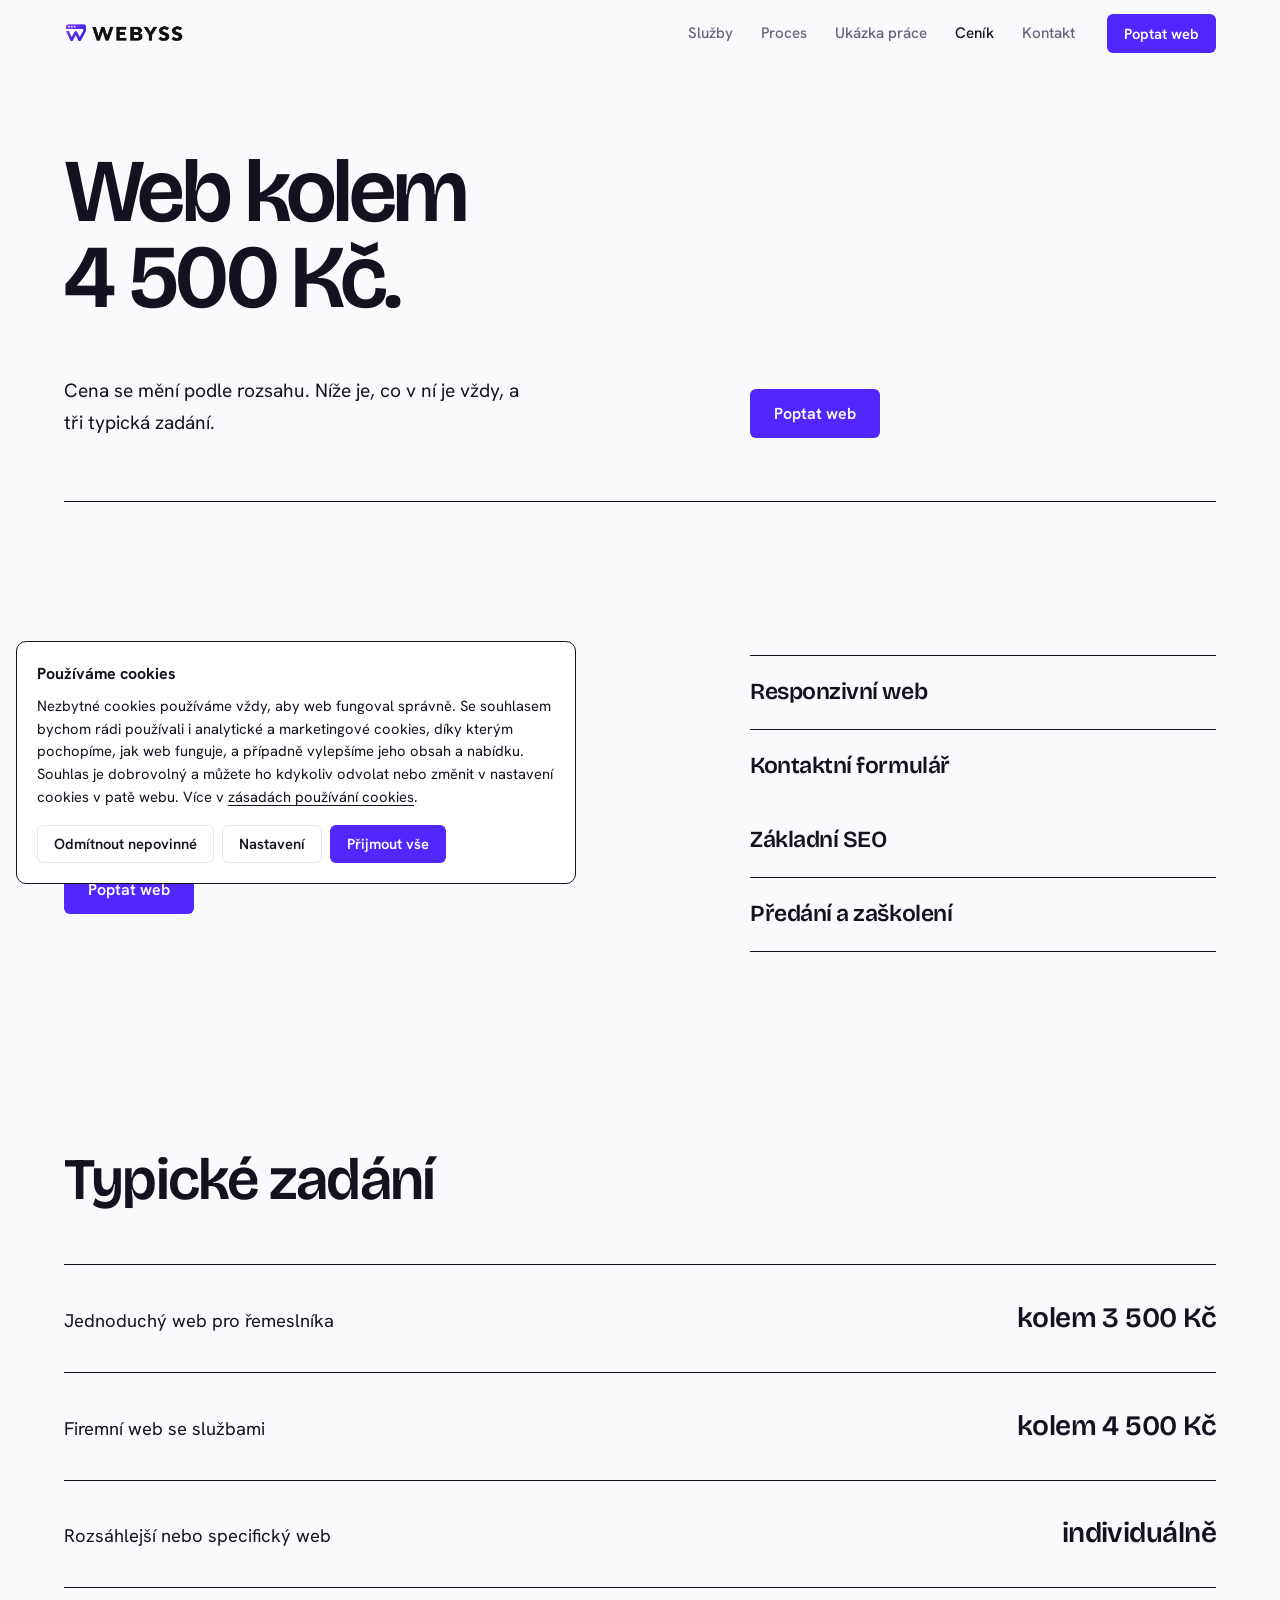
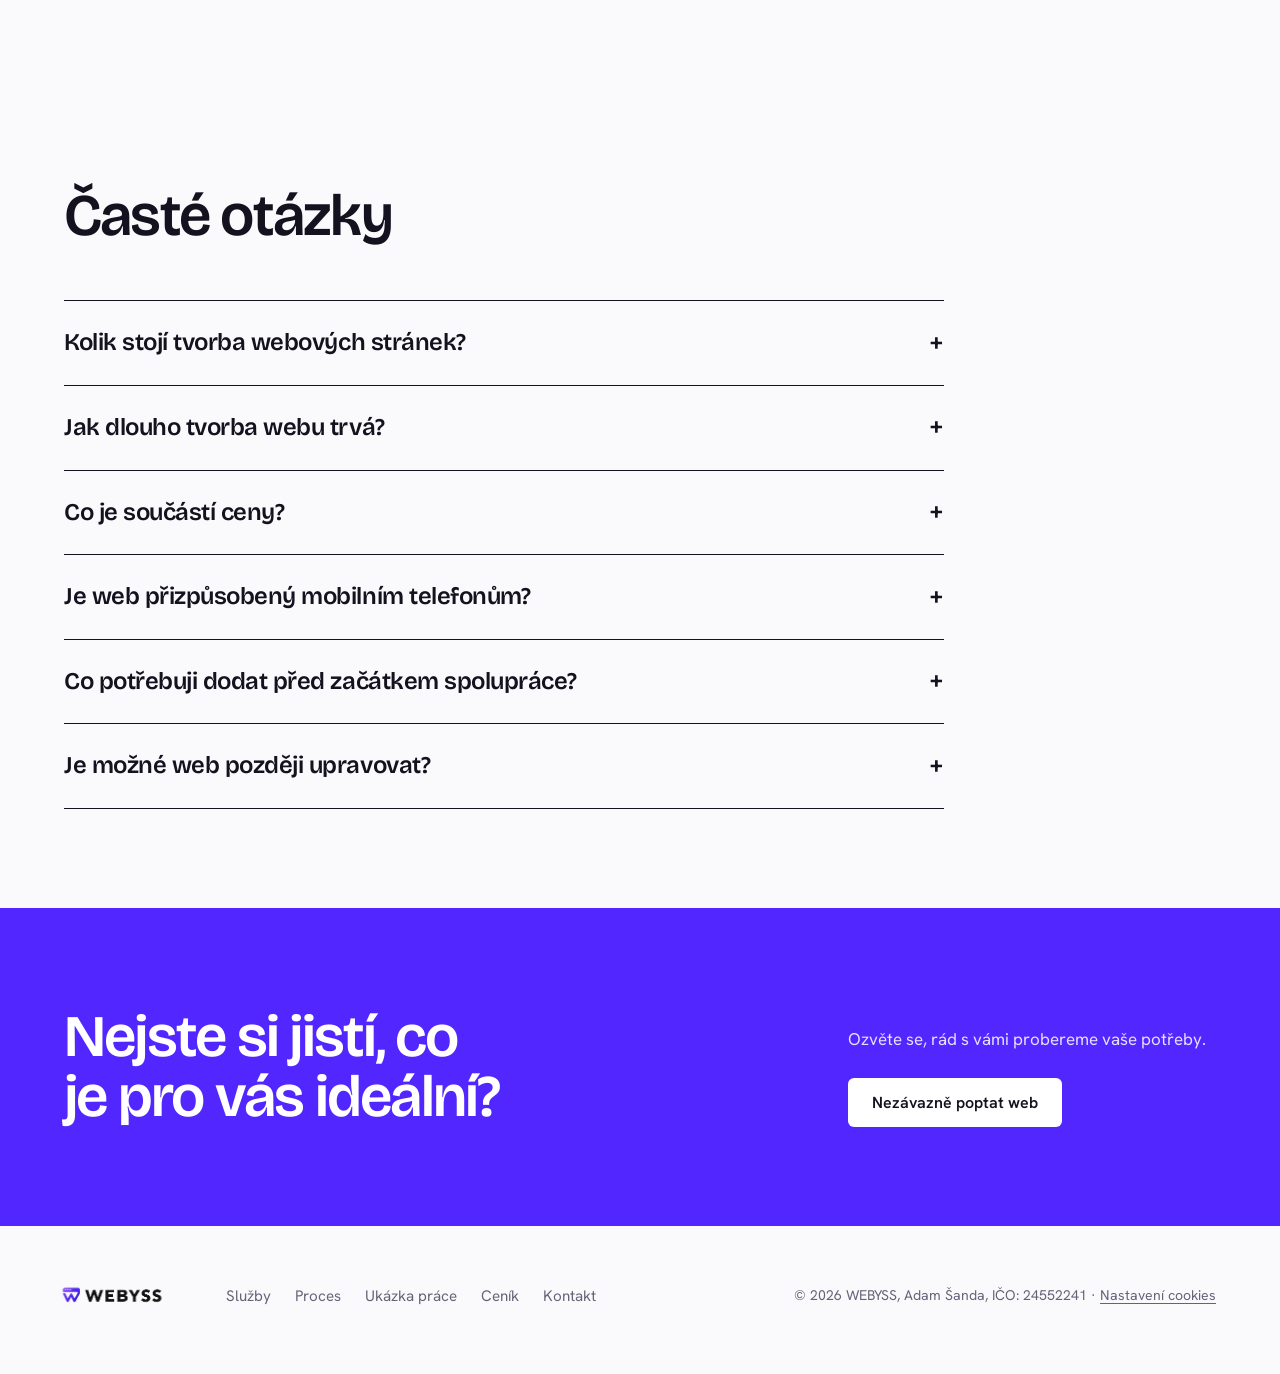
<file: cenik.html>
<!DOCTYPE html>
<html lang="cs">
<head>
<meta charset="UTF-8">
<meta name="viewport" content="width=device-width, initial-scale=1.0">
<title>Ceník tvorby webových stránek | WEBYSS</title>
<meta name="description" content="Přehledný ceník tvorby webových stránek — Start od 2 900 Kč, Pro od 4 500 Kč a řešení na míru. Nejsem plátce DPH.">
<link rel="canonical" href="https://webyss.cz/cenik.html">
<link rel="icon" href="favicon.ico" sizes="any">
<link rel="shortcut icon" href="favicon.ico" type="image/x-icon">
<meta property="og:type" content="website">
<meta property="og:site_name" content="WEBYSS">
<meta property="og:title" content="Ceník tvorby webových stránek | WEBYSS">
<meta property="og:description" content="Přehledný ceník tvorby webových stránek — Start od 2 900 Kč, Pro od 4 500 Kč a řešení na míru. Nejsem plátce DPH.">
<meta property="og:url" content="https://webyss.cz/cenik.html">
<meta property="og:image" content="https://webyss.cz/logo-full.png">
<meta property="og:locale" content="cs_CZ">
<meta name="twitter:card" content="summary_large_image">
<meta name="twitter:title" content="Ceník tvorby webových stránek | WEBYSS">
<meta name="twitter:description" content="Přehledný ceník tvorby webových stránek — Start od 2 900 Kč, Pro od 4 500 Kč a řešení na míru. Nejsem plátce DPH.">
<meta name="twitter:image" content="https://webyss.cz/logo-full.png">
<link rel="preconnect" href="https://fonts.googleapis.com">
<link rel="preconnect" href="https://fonts.gstatic.com" crossorigin>
<link rel="preload" href="https://fonts.googleapis.com/css2?family=Bricolage+Grotesque:opsz,wght@12..96,500..700&family=Hanken+Grotesk:wght@400;500;600;700&display=swap" as="style" onload="this.onload=null;this.rel='stylesheet'">
<noscript><link rel="stylesheet" href="https://fonts.googleapis.com/css2?family=Bricolage+Grotesque:opsz,wght@12..96,500..700&family=Hanken+Grotesk:wght@400;500;600;700&display=swap"></noscript>
<link rel="stylesheet" href="styles-v2.css?v=4">
<script>document.documentElement.classList.add("js");</script>
<script type="application/ld+json">
{
  "@context": "https://schema.org",
  "@graph": [
    {
      "@type": "BreadcrumbList",
      "itemListElement": [
        {"@type": "ListItem", "position": 1, "name": "WEBYSS", "item": "https://webyss.cz/"},
        {"@type": "ListItem", "position": 2, "name": "Ceník", "item": "https://webyss.cz/cenik.html"}
      ]
    },
    {
      "@type": "OfferCatalog",
      "name": "Ceník tvorby webových stránek",
      "provider": {"@id": "https://webyss.cz/#business"},
      "url": "https://webyss.cz/cenik.html",
      "itemListElement": [
        {
          "@type": "Offer",
          "name": "Web na míru",
          "description": "Responzivní web, kontaktní formulář, základní SEO, předání a zaškolení.",
          "priceSpecification": {
            "@type": "PriceSpecification",
            "price": "4500",
            "priceCurrency": "CZK",
            "valueAddedTaxIncluded": false
          }
        }
      ]
    },
    {
      "@type": "FAQPage",
      "url": "https://webyss.cz/cenik.html",
      "mainEntity": [
        {"@type": "Question", "name": "Kolik stojí tvorba webových stránek?", "acceptedAnswer": {"@type": "Answer", "text": "Typický web stojí kolem 4 500 Kč bez DPH. Rozsáhlejší nebo specifické projekty jsou individuální."}},
        {"@type": "Question", "name": "Jak dlouho tvorba webu trvá?", "acceptedAnswer": {"@type": "Answer", "text": "Hotovo bývá zpravidla mezi 2 až 4 týdny, přesný termín záleží na rozsahu a připravenosti podkladů."}},
        {"@type": "Question", "name": "Co je součástí ceny?", "acceptedAnswer": {"@type": "Answer", "text": "V ceně je responzivní web, kontaktní formulář, základní SEO, předání a zaškolení."}},
        {"@type": "Question", "name": "Je web přizpůsobený mobilním telefonům?", "acceptedAnswer": {"@type": "Answer", "text": "Ano, každý web je plně responzivní a funguje na telefonech, tabletech i počítačích."}},
        {"@type": "Question", "name": "Co potřebuji dodat před začátkem spolupráce?", "acceptedAnswer": {"@type": "Answer", "text": "Stačí texty, kontakty, fotky nebo základní informace o vašem podnikání."}},
        {"@type": "Question", "name": "Je možné web později upravovat?", "acceptedAnswer": {"@type": "Answer", "text": "Ano, po spuštění lze libovolnou část webu doplnit nebo upravit."}}
      ]
    }
  ]
}
</script>
</head>
<body>

<header class="site-header" id="top">
  <div class="wrap header-inner">
    <a href="index.html" class="logo" aria-label="WEBYSS, úvodní stránka">
      <img src="logo-full-compact.png" alt="WEBYSS" width="240" height="64" decoding="async">
    </a>
    <nav class="main-nav" id="main-nav" aria-label="Hlavní navigace">
      <a href="sluzby.html">Služby</a>
      <a href="proces.html">Proces</a>
      <a href="index.html#ukazka">Ukázka práce</a>
      <a href="cenik.html" aria-current="page">Ceník</a>
      <a href="index.html#kontakt">Kontakt</a>
    </nav>
    <a href="index.html#kontakt" class="btn btn-small header-cta">Poptat web</a>
    <button class="nav-toggle" id="nav-toggle" aria-label="Otevřít menu" aria-expanded="false" aria-controls="main-nav">
      <span></span><span></span><span></span>
    </button>
  </div>
</header>

<main>

  <section class="page-hero">
    <div class="wrap">
      <h1>
        <span class="line"><span>Web kolem</span></span>
        <span class="line"><span>4 500 Kč.</span></span>
      </h1>
      <div class="hero-foot">
        <p class="hero-lead">Cena se mění podle rozsahu. Níže je, co v ní je vždy, a tři typická zadání.</p>
        <div class="hero-actions">
          <a href="index.html#kontakt" class="btn">Poptat web</a>
        </div>
      </div>
      <div class="hero-rule" aria-hidden="true"></div>
    </div>
  </section>

  <section class="section">
    <div class="wrap offer">
      <div class="offer-price">
        <p class="offer-from">od</p>
        <p class="offer-amount">4 500 Kč</p>
        <p class="offer-vat">bez DPH</p>
        <a href="index.html#kontakt" class="btn">Poptat web</a>
      </div>
      <ul class="offer-list" data-line>
          <li data-line>Responzivní web</li>
          <li data-line>Kontaktní formulář</li>
          <li data-line>Základní SEO</li>
          <li data-line>Předání a zaškolení</li>
      </ul>
    </div>
  </section>

  <section class="section">
    <div class="wrap">
      <div class="section-head"><h2>Typické zadání</h2></div>
      <div class="examples">
        <div class="example" data-line><span>Jednoduchý web pro řemeslníka</span><strong>kolem 3 500 Kč</strong></div>
        <div class="example" data-line><span>Firemní web se službami</span><strong>kolem 4 500 Kč</strong></div>
        <div class="example" data-line><span>Rozsáhlejší nebo specifický web</span><strong>individuálně</strong></div>
      </div>
    </div>
  </section>

  <section class="section">
    <div class="wrap">
      <div class="section-head"><h2>Časté otázky</h2></div>
      <div class="faq">
        <details>
          <summary>Kolik stojí tvorba webových stránek?</summary>
          <p>Typický web stojí kolem 4 500 Kč bez DPH. Rozsáhlejší nebo specifické projekty jsou individuální.</p>
        </details>
        <details>
          <summary>Jak dlouho tvorba webu trvá?</summary>
          <p>Hotovo bývá zpravidla mezi 2 až 4 týdny, přesný termín záleží na rozsahu a připravenosti podkladů.</p>
        </details>
        <details>
          <summary>Co je součástí ceny?</summary>
          <p>V ceně je responzivní web, kontaktní formulář, základní SEO, předání a zaškolení.</p>
        </details>
        <details>
          <summary>Je web přizpůsobený mobilním telefonům?</summary>
          <p>Ano, každý web je plně responzivní a funguje na telefonech, tabletech i počítačích.</p>
        </details>
        <details>
          <summary>Co potřebuji dodat před začátkem spolupráce?</summary>
          <p>Stačí texty, kontakty, fotky nebo základní informace o vašem podnikání.</p>
        </details>
        <details>
          <summary>Je možné web později upravovat?</summary>
          <p>Ano, po spuštění lze libovolnou část webu doplnit nebo upravit.</p>
        </details>
      </div>
    </div>
  </section>

  <section class="cta-band">
    <div class="wrap cta-grid">
      <h2>Nejste si jistí, co je pro vás ideální?</h2>
      <div class="cta-side">
        <p>Ozvěte se, rád s vámi probereme vaše potřeby.</p>
        <a href="index.html#kontakt" class="btn btn-light">Nezávazně poptat web</a>
      </div>
    </div>
  </section>
</main>

<footer class="site-footer">
  <div class="wrap footer-inner">
    <a href="index.html" class="logo" aria-label="WEBYSS, úvodní stránka">
      <img src="logo-full-compact.png" alt="WEBYSS" width="240" height="64" decoding="async">
    </a>
    <nav class="footer-nav" aria-label="Patička">
      <a href="sluzby.html">Služby</a>
      <a href="proces.html">Proces</a>
      <a href="index.html#ukazka">Ukázka práce</a>
      <a href="cenik.html">Ceník</a>
      <a href="index.html#kontakt">Kontakt</a>
    </nav>
    <p class="footer-meta">
      © 2026 WEBYSS, Adam Šanda, IČO: 24552241
      · <button type="button" class="footer-link-btn" id="open-cookie-settings">Nastavení cookies</button>
    </p>
  </div>
</footer>

<!-- COOKIE LIŠTA -->
<div class="cookie-banner" id="cookie-banner" role="dialog" aria-live="polite" aria-labelledby="cookie-banner-title" hidden>
  <div class="cookie-banner-inner">
    <div class="cookie-banner-text">
      <p id="cookie-banner-title" class="cookie-banner-title"><strong>Používáme cookies</strong></p>
      <p>
        Nezbytné cookies používáme vždy, aby web fungoval správně. Se souhlasem
        bychom rádi používali i analytické a marketingové cookies, díky kterým
        pochopíme, jak web funguje, a případně vylepšíme jeho obsah a nabídku.
        Souhlas je dobrovolný a můžete ho kdykoliv odvolat nebo změnit v
        nastavení cookies v patě webu. Více v
        <button type="button" class="link-btn" id="open-cookie-details">zásadách používání cookies</button>.
      </p>
    </div>
    <div class="cookie-banner-actions">
      <button type="button" class="btn btn-ghost btn-small" id="cookie-reject">Odmítnout nepovinné</button>
      <button type="button" class="btn btn-ghost btn-small" id="cookie-settings">Nastavení</button>
      <button type="button" class="btn btn-primary btn-small" id="cookie-accept">Přijmout vše</button>
    </div>
  </div>
</div>

<!-- MODÁL S PODROBNÝM NASTAVENÍM -->
<div class="cookie-modal-overlay" id="cookie-modal-overlay" hidden>
  <div class="cookie-modal" role="dialog" aria-modal="true" aria-labelledby="cookie-modal-title">
    <button type="button" class="cookie-modal-close" id="cookie-modal-close" aria-label="Zavřít nastavení cookies">✕</button>
    <p id="cookie-modal-title" class="cookie-modal-title">Nastavení cookies</p>
    <p>
      Vyberte si, které kategorie cookies nám povolíte. Nezbytné cookies nejde
      vypnout, protože bez nich by web nefungoval správně.
    </p>

    <div class="cookie-category">
      <div class="cookie-category-head">
        <label class="switch">
          <input type="checkbox" checked disabled>
          <span class="switch-slider"></span>
        </label>
        <div>
          <p class="cookie-category-title">Nezbytné cookies</p>
          <p>Umožňují základní fungování webu (např. zapamatování vaší volby ohledně cookies). Vždy aktivní.</p>
        </div>
      </div>
    </div>

    <div class="cookie-category">
      <div class="cookie-category-head">
        <label class="switch">
          <input type="checkbox" id="consent-analytics">
          <span class="switch-slider"></span>
        </label>
        <div>
          <p class="cookie-category-title">Analytické cookies</p>
          <p>Pomáhají nám anonymně pochopit návštěvnost a chování na webu, abychom ho mohli zlepšovat.</p>
        </div>
      </div>
    </div>

    <div class="cookie-category">
      <div class="cookie-category-head">
        <label class="switch">
          <input type="checkbox" id="consent-marketing">
          <span class="switch-slider"></span>
        </label>
        <div>
          <p class="cookie-category-title">Marketingové cookies</p>
          <p>Slouží k zobrazování relevantnější nabídky a měření účinnosti případné reklamy.</p>
        </div>
      </div>
    </div>

    <details class="cookie-details" id="cookie-details-panel">
      <summary>Zásady používání cookies</summary>
      <p>
        Cookies jsou malé textové soubory, které si při návštěvě webu ukládá
        váš prohlížeč. Slouží k tomu, aby si web zapamatoval vaše nastavení
        nebo abychom mohli anonymně vyhodnocovat návštěvnost.
      </p>
      <p>
        <strong>Nezbytné:</strong> uchovávají pouze vaši volbu ohledně cookies
        (lokálně ve vašem prohlížeči) a nejsou předávány třetím stranám.
      </p>
      <p>
        <strong>Analytické / marketingové:</strong> aktivují se pouze s vaším
        souhlasem a mohou zahrnovat nástroje třetích stran (např. Google
        Analytics). Souhlas můžete kdykoliv odvolat tlačítkem „Nastavení
        cookies“ v patě webu.
      </p>
      <p>
        Provozovatelem webu a správcem údajů je Adam Šanda, IČO: 24552241,
        kontakt: <a href="mailto:webyswebys@gmail.com">webyswebys@gmail.com</a>.
      </p>
    </details>

    <div class="cookie-modal-actions">
      <button type="button" class="btn btn-ghost btn-small" id="cookie-reject-modal">Odmítnout nepovinné</button>
      <button type="button" class="btn btn-primary btn-small" id="cookie-save">Uložit nastavení</button>
    </div>
  </div>
</div>

<script src="script.js?v=4"></script>
<script src="motion.js?v=4"></script>
</body>
</html>
</file>
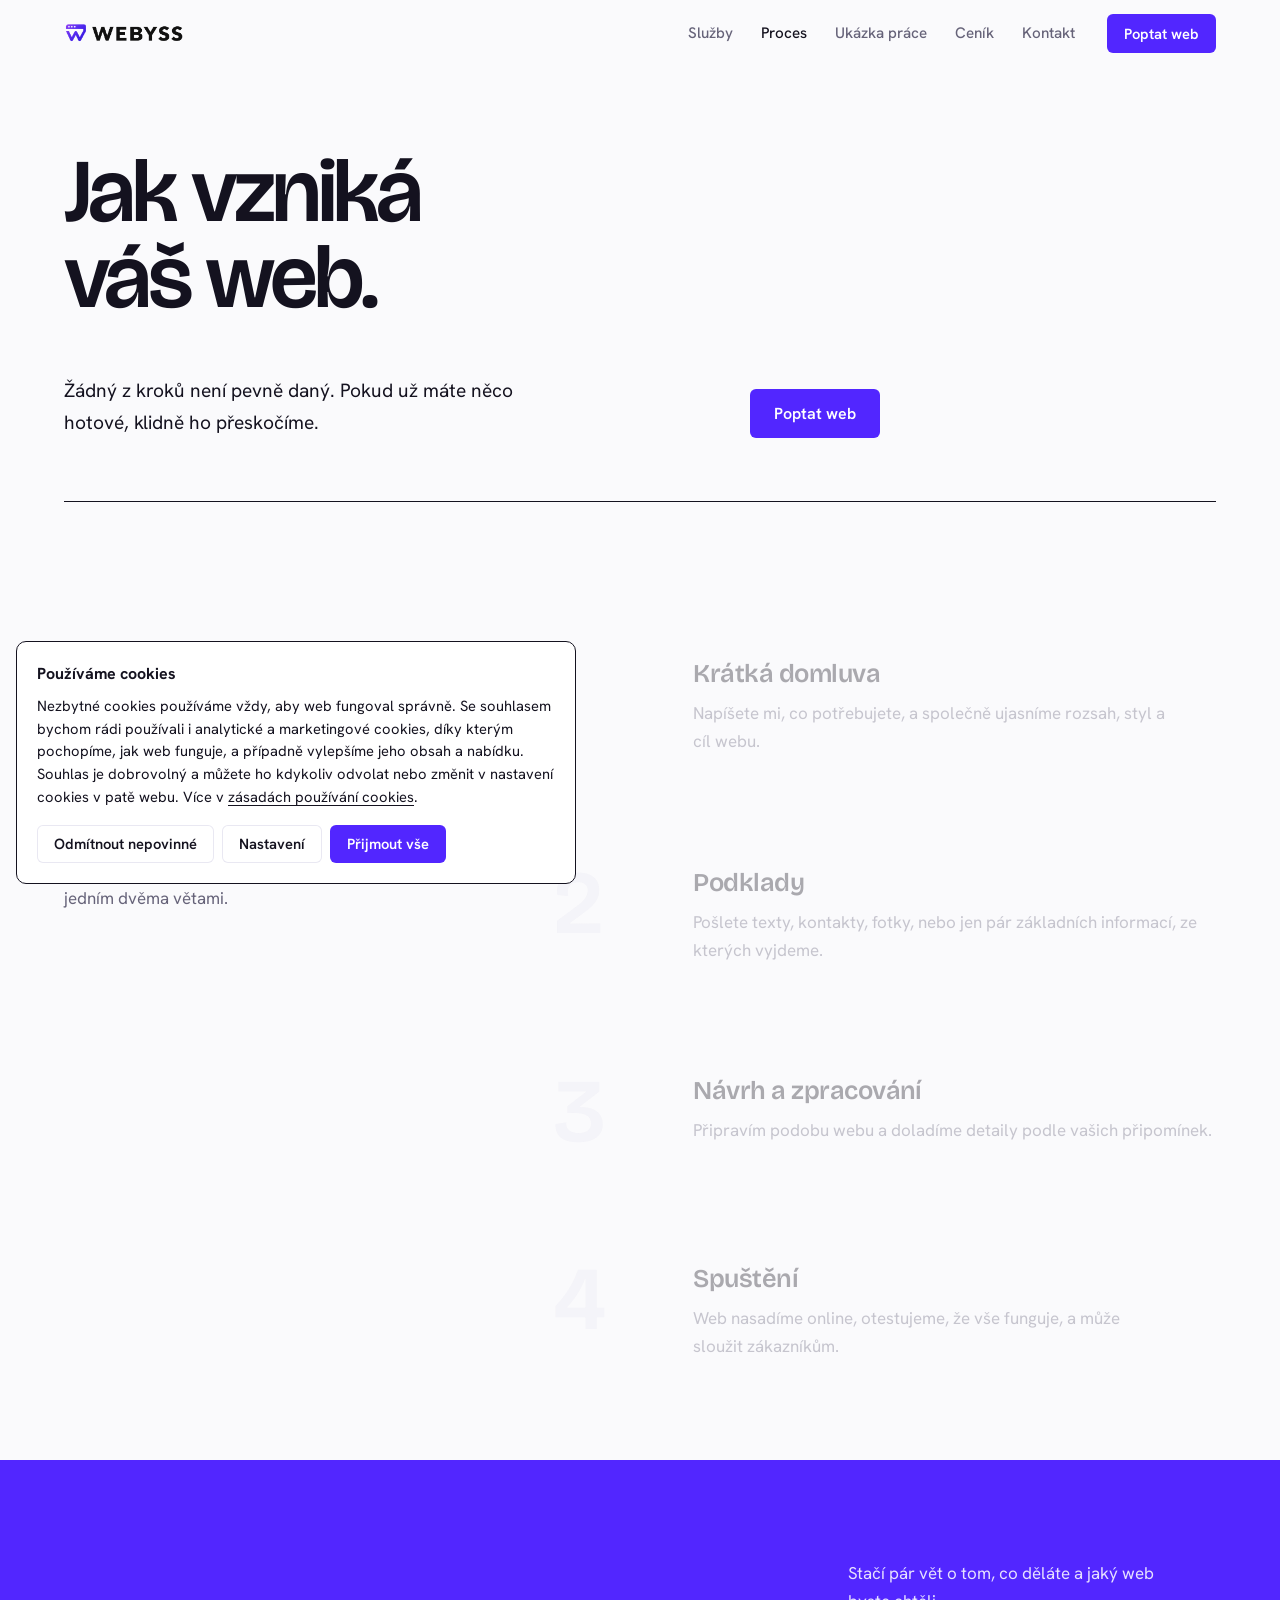
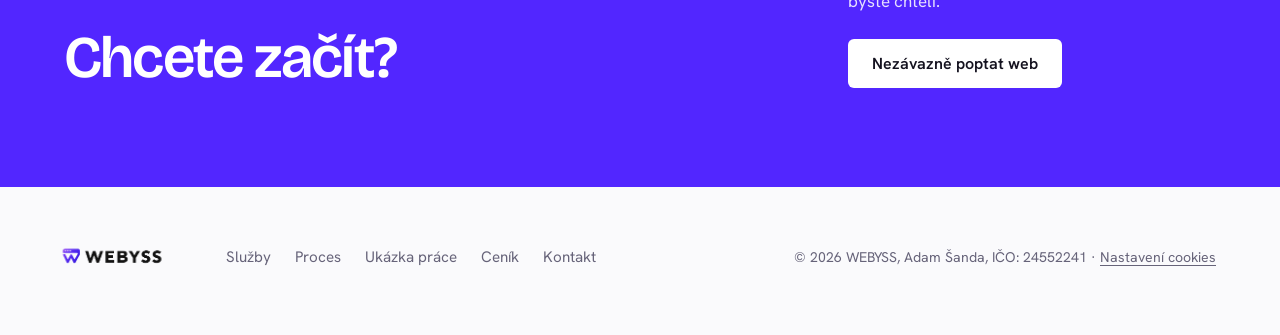
<file: proces.html>
<!DOCTYPE html>
<html lang="cs">
<head>
<meta charset="UTF-8">
<meta name="viewport" content="width=device-width, initial-scale=1.0">
<title>Jak probíhá tvorba webových stránek | WEBYSS</title>
<meta name="description" content="Jak probíhá spolupráce na tvorbě webu se WEBYSS — od krátké domluvy přes podklady a návrh až po spuštění.">
<link rel="canonical" href="https://webyss.cz/proces.html">
<link rel="icon" href="favicon.ico" sizes="any">
<link rel="shortcut icon" href="favicon.ico" type="image/x-icon">
<meta property="og:type" content="website">
<meta property="og:site_name" content="WEBYSS">
<meta property="og:title" content="Jak probíhá tvorba webových stránek | WEBYSS">
<meta property="og:description" content="Jak probíhá spolupráce na tvorbě webu se WEBYSS — od krátké domluvy přes podklady a návrh až po spuštění.">
<meta property="og:url" content="https://webyss.cz/proces.html">
<meta property="og:image" content="https://webyss.cz/logo-full.png">
<meta property="og:locale" content="cs_CZ">
<meta name="twitter:card" content="summary_large_image">
<meta name="twitter:title" content="Jak probíhá tvorba webových stránek | WEBYSS">
<meta name="twitter:description" content="Jak probíhá spolupráce na tvorbě webu se WEBYSS — od krátké domluvy přes podklady a návrh až po spuštění.">
<meta name="twitter:image" content="https://webyss.cz/logo-full.png">
<link rel="preconnect" href="https://fonts.googleapis.com">
<link rel="preconnect" href="https://fonts.gstatic.com" crossorigin>
<link rel="preload" href="https://fonts.googleapis.com/css2?family=Bricolage+Grotesque:opsz,wght@12..96,500..700&family=Hanken+Grotesk:wght@400;500;600;700&display=swap" as="style" onload="this.onload=null;this.rel='stylesheet'">
<noscript><link rel="stylesheet" href="https://fonts.googleapis.com/css2?family=Bricolage+Grotesque:opsz,wght@12..96,500..700&family=Hanken+Grotesk:wght@400;500;600;700&display=swap"></noscript>
<link rel="stylesheet" href="styles-v2.css?v=4">
<script>document.documentElement.classList.add("js");</script>
<script type="application/ld+json">
{
  "@context": "https://schema.org",
  "@graph": [
    {
      "@type": "BreadcrumbList",
      "itemListElement": [
        {"@type": "ListItem", "position": 1, "name": "WEBYSS", "item": "https://webyss.cz/"},
        {"@type": "ListItem", "position": 2, "name": "Proces", "item": "https://webyss.cz/proces.html"}
      ]
    }
  ]
}
</script>
</head>
<body>

<header class="site-header" id="top">
  <div class="wrap header-inner">
    <a href="index.html" class="logo" aria-label="WEBYSS, úvodní stránka">
      <img src="logo-full-compact.png" alt="WEBYSS" width="240" height="64" decoding="async">
    </a>
    <nav class="main-nav" id="main-nav" aria-label="Hlavní navigace">
      <a href="sluzby.html">Služby</a>
      <a href="proces.html" aria-current="page">Proces</a>
      <a href="index.html#ukazka">Ukázka práce</a>
      <a href="cenik.html">Ceník</a>
      <a href="index.html#kontakt">Kontakt</a>
    </nav>
    <a href="index.html#kontakt" class="btn btn-small header-cta">Poptat web</a>
    <button class="nav-toggle" id="nav-toggle" aria-label="Otevřít menu" aria-expanded="false" aria-controls="main-nav">
      <span></span><span></span><span></span>
    </button>
  </div>
</header>

<main>

  <section class="page-hero">
    <div class="wrap">
      <h1>
        <span class="line"><span>Jak vzniká</span></span>
        <span class="line"><span>váš web.</span></span>
      </h1>
      <div class="hero-foot">
        <p class="hero-lead">Žádný z kroků není pevně daný. Pokud už máte něco hotové, klidně ho přeskočíme.</p>
        <div class="hero-actions">
          <a href="index.html#kontakt" class="btn">Poptat web</a>
        </div>
      </div>
      <div class="hero-rule" aria-hidden="true"></div>
    </div>
  </section>

  <section class="section">
    <div class="wrap steps">
      <div class="steps-intro">
        <h2>Čtyři kroky k hotovému webu</h2>
        <p>Od první zprávy po spuštění. Stačí, když začnete jedním dvěma větami.</p>
      </div>
      <ol class="steps-list" style="list-style:none;margin:0;padding:0">
        <div class="step">
          <span class="step-num" aria-hidden="true">1</span>
          <div class="step-body">
            <h3>Krátká domluva</h3>
            <p>Napíšete mi, co potřebujete, a společně ujasníme rozsah, styl a cíl webu.</p>
          </div>
        </div>
        <div class="step">
          <span class="step-num" aria-hidden="true">2</span>
          <div class="step-body">
            <h3>Podklady</h3>
            <p>Pošlete texty, kontakty, fotky, nebo jen pár základních informací, ze kterých vyjdeme.</p>
          </div>
        </div>
        <div class="step">
          <span class="step-num" aria-hidden="true">3</span>
          <div class="step-body">
            <h3>Návrh a zpracování</h3>
            <p>Připravím podobu webu a doladíme detaily podle vašich připomínek.</p>
          </div>
        </div>
        <div class="step">
          <span class="step-num" aria-hidden="true">4</span>
          <div class="step-body">
            <h3>Spuštění</h3>
            <p>Web nasadíme online, otestujeme, že vše funguje, a může sloužit zákazníkům.</p>
          </div>
        </div>
      </ol>
    </div>
  </section>

  <section class="cta-band">
    <div class="wrap cta-grid">
      <h2>Chcete začít?</h2>
      <div class="cta-side">
        <p>Stačí pár vět o tom, co děláte a jaký web byste chtěli.</p>
        <a href="index.html#kontakt" class="btn btn-light">Nezávazně poptat web</a>
      </div>
    </div>
  </section>
</main>

<footer class="site-footer">
  <div class="wrap footer-inner">
    <a href="index.html" class="logo" aria-label="WEBYSS, úvodní stránka">
      <img src="logo-full-compact.png" alt="WEBYSS" width="240" height="64" decoding="async">
    </a>
    <nav class="footer-nav" aria-label="Patička">
      <a href="sluzby.html">Služby</a>
      <a href="proces.html">Proces</a>
      <a href="index.html#ukazka">Ukázka práce</a>
      <a href="cenik.html">Ceník</a>
      <a href="index.html#kontakt">Kontakt</a>
    </nav>
    <p class="footer-meta">
      © 2026 WEBYSS, Adam Šanda, IČO: 24552241
      · <button type="button" class="footer-link-btn" id="open-cookie-settings">Nastavení cookies</button>
    </p>
  </div>
</footer>

<!-- COOKIE LIŠTA -->
<div class="cookie-banner" id="cookie-banner" role="dialog" aria-live="polite" aria-labelledby="cookie-banner-title" hidden>
  <div class="cookie-banner-inner">
    <div class="cookie-banner-text">
      <p id="cookie-banner-title" class="cookie-banner-title"><strong>Používáme cookies</strong></p>
      <p>
        Nezbytné cookies používáme vždy, aby web fungoval správně. Se souhlasem
        bychom rádi používali i analytické a marketingové cookies, díky kterým
        pochopíme, jak web funguje, a případně vylepšíme jeho obsah a nabídku.
        Souhlas je dobrovolný a můžete ho kdykoliv odvolat nebo změnit v
        nastavení cookies v patě webu. Více v
        <button type="button" class="link-btn" id="open-cookie-details">zásadách používání cookies</button>.
      </p>
    </div>
    <div class="cookie-banner-actions">
      <button type="button" class="btn btn-ghost btn-small" id="cookie-reject">Odmítnout nepovinné</button>
      <button type="button" class="btn btn-ghost btn-small" id="cookie-settings">Nastavení</button>
      <button type="button" class="btn btn-primary btn-small" id="cookie-accept">Přijmout vše</button>
    </div>
  </div>
</div>

<!-- MODÁL S PODROBNÝM NASTAVENÍM -->
<div class="cookie-modal-overlay" id="cookie-modal-overlay" hidden>
  <div class="cookie-modal" role="dialog" aria-modal="true" aria-labelledby="cookie-modal-title">
    <button type="button" class="cookie-modal-close" id="cookie-modal-close" aria-label="Zavřít nastavení cookies">✕</button>
    <p id="cookie-modal-title" class="cookie-modal-title">Nastavení cookies</p>
    <p>
      Vyberte si, které kategorie cookies nám povolíte. Nezbytné cookies nejde
      vypnout, protože bez nich by web nefungoval správně.
    </p>

    <div class="cookie-category">
      <div class="cookie-category-head">
        <label class="switch">
          <input type="checkbox" checked disabled>
          <span class="switch-slider"></span>
        </label>
        <div>
          <p class="cookie-category-title">Nezbytné cookies</p>
          <p>Umožňují základní fungování webu (např. zapamatování vaší volby ohledně cookies). Vždy aktivní.</p>
        </div>
      </div>
    </div>

    <div class="cookie-category">
      <div class="cookie-category-head">
        <label class="switch">
          <input type="checkbox" id="consent-analytics">
          <span class="switch-slider"></span>
        </label>
        <div>
          <p class="cookie-category-title">Analytické cookies</p>
          <p>Pomáhají nám anonymně pochopit návštěvnost a chování na webu, abychom ho mohli zlepšovat.</p>
        </div>
      </div>
    </div>

    <div class="cookie-category">
      <div class="cookie-category-head">
        <label class="switch">
          <input type="checkbox" id="consent-marketing">
          <span class="switch-slider"></span>
        </label>
        <div>
          <p class="cookie-category-title">Marketingové cookies</p>
          <p>Slouží k zobrazování relevantnější nabídky a měření účinnosti případné reklamy.</p>
        </div>
      </div>
    </div>

    <details class="cookie-details" id="cookie-details-panel">
      <summary>Zásady používání cookies</summary>
      <p>
        Cookies jsou malé textové soubory, které si při návštěvě webu ukládá
        váš prohlížeč. Slouží k tomu, aby si web zapamatoval vaše nastavení
        nebo abychom mohli anonymně vyhodnocovat návštěvnost.
      </p>
      <p>
        <strong>Nezbytné:</strong> uchovávají pouze vaši volbu ohledně cookies
        (lokálně ve vašem prohlížeči) a nejsou předávány třetím stranám.
      </p>
      <p>
        <strong>Analytické / marketingové:</strong> aktivují se pouze s vaším
        souhlasem a mohou zahrnovat nástroje třetích stran (např. Google
        Analytics). Souhlas můžete kdykoliv odvolat tlačítkem „Nastavení
        cookies“ v patě webu.
      </p>
      <p>
        Provozovatelem webu a správcem údajů je Adam Šanda, IČO: 24552241,
        kontakt: <a href="mailto:webyswebys@gmail.com">webyswebys@gmail.com</a>.
      </p>
    </details>

    <div class="cookie-modal-actions">
      <button type="button" class="btn btn-ghost btn-small" id="cookie-reject-modal">Odmítnout nepovinné</button>
      <button type="button" class="btn btn-primary btn-small" id="cookie-save">Uložit nastavení</button>
    </div>
  </div>
</div>

<script src="script.js?v=4"></script>
<script src="motion.js?v=4"></script>
</body>
</html>
</file>
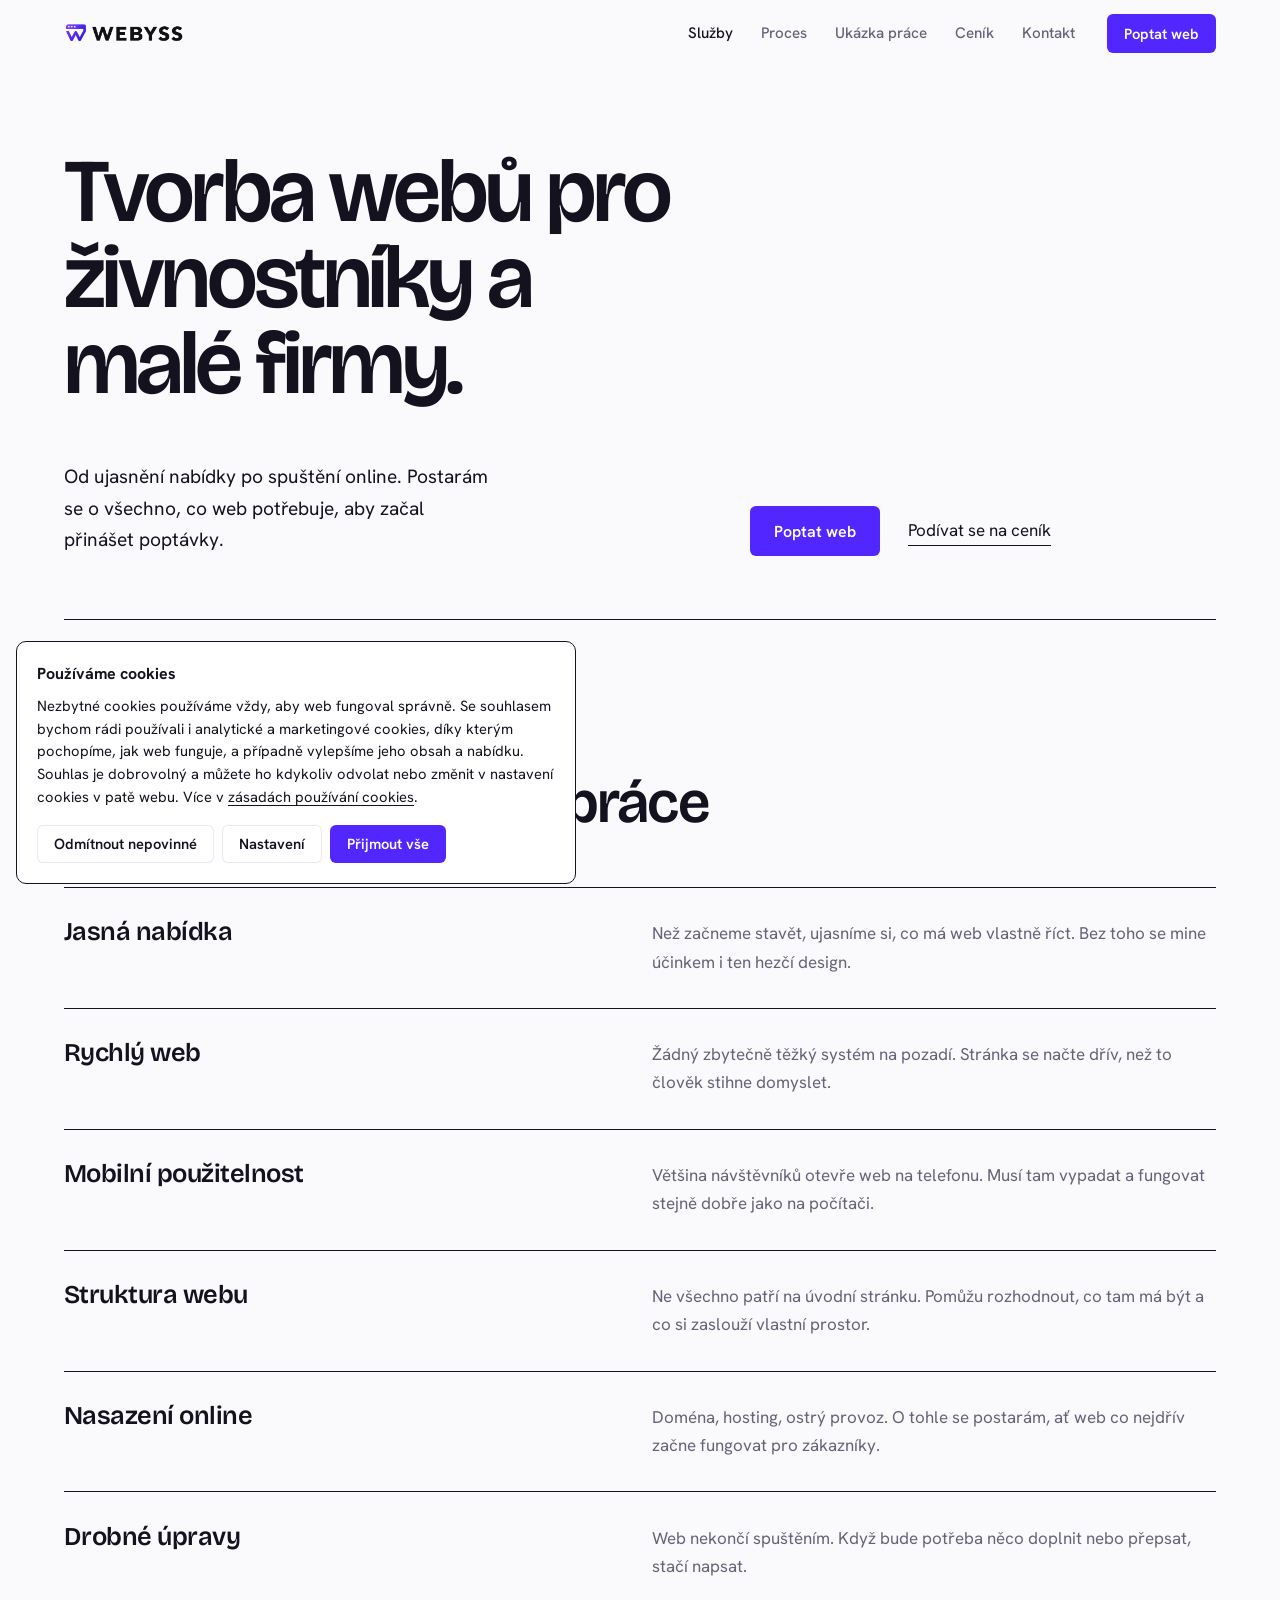
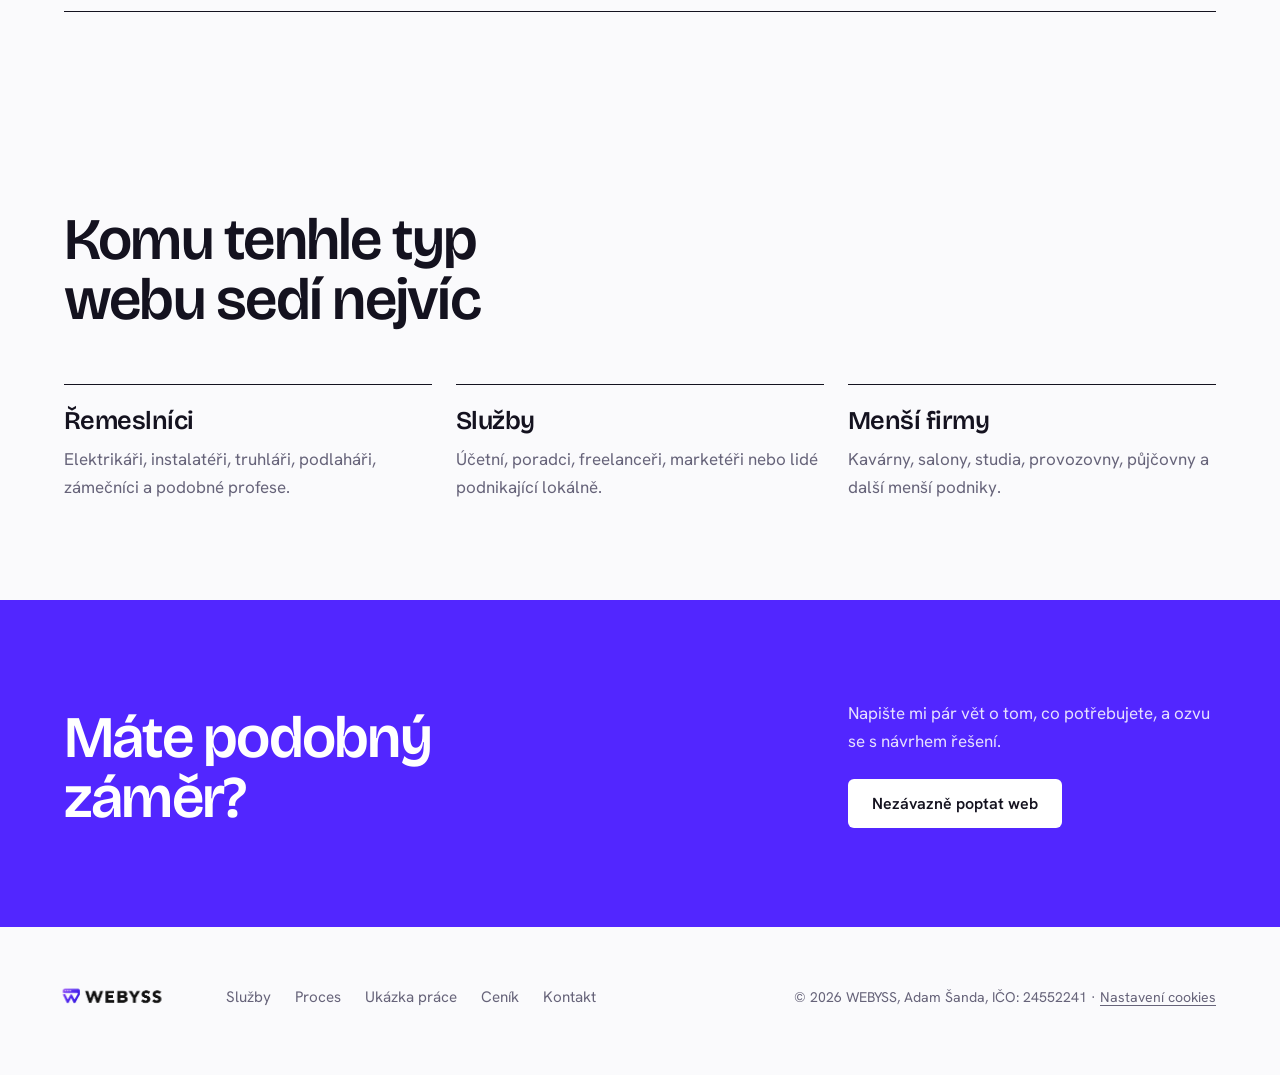
<file: sluzby.html>
<!DOCTYPE html>
<html lang="cs">
<head>
<meta charset="UTF-8">
<meta name="viewport" content="width=device-width, initial-scale=1.0">
<title>Tvorba webových stránek – služby | WEBYSS</title>
<meta name="description" content="Přehled služeb WEBYSS při tvorbě webových stránek — od jasné nabídky a rychlosti přes mobilní použitelnost až po nasazení a drobné úpravy.">
<link rel="canonical" href="https://webyss.cz/sluzby.html">
<link rel="icon" href="favicon.ico" sizes="any">
<link rel="shortcut icon" href="favicon.ico" type="image/x-icon">
<meta property="og:type" content="website">
<meta property="og:site_name" content="WEBYSS">
<meta property="og:title" content="Tvorba webových stránek – služby | WEBYSS">
<meta property="og:description" content="Přehled služeb WEBYSS při tvorbě webových stránek — od jasné nabídky a rychlosti přes mobilní použitelnost až po nasazení a drobné úpravy.">
<meta property="og:url" content="https://webyss.cz/sluzby.html">
<meta property="og:image" content="https://webyss.cz/logo-full.png">
<meta property="og:locale" content="cs_CZ">
<meta name="twitter:card" content="summary_large_image">
<meta name="twitter:title" content="Tvorba webových stránek – služby | WEBYSS">
<meta name="twitter:description" content="Přehled služeb WEBYSS při tvorbě webových stránek — od jasné nabídky a rychlosti přes mobilní použitelnost až po nasazení a drobné úpravy.">
<meta name="twitter:image" content="https://webyss.cz/logo-full.png">
<link rel="preconnect" href="https://fonts.googleapis.com">
<link rel="preconnect" href="https://fonts.gstatic.com" crossorigin>
<link rel="preload" href="https://fonts.googleapis.com/css2?family=Bricolage+Grotesque:opsz,wght@12..96,500..700&family=Hanken+Grotesk:wght@400;500;600;700&display=swap" as="style" onload="this.onload=null;this.rel='stylesheet'">
<noscript><link rel="stylesheet" href="https://fonts.googleapis.com/css2?family=Bricolage+Grotesque:opsz,wght@12..96,500..700&family=Hanken+Grotesk:wght@400;500;600;700&display=swap"></noscript>
<link rel="stylesheet" href="styles-v2.css?v=4">
<script>document.documentElement.classList.add("js");</script>
<script type="application/ld+json">
{
  "@context": "https://schema.org",
  "@graph": [
    {
      "@type": "BreadcrumbList",
      "itemListElement": [
        {"@type": "ListItem", "position": 1, "name": "WEBYSS", "item": "https://webyss.cz/"},
        {"@type": "ListItem", "position": 2, "name": "Služby", "item": "https://webyss.cz/sluzby.html"}
      ]
    },
    {
      "@type": "Service",
      "name": "Tvorba webových stránek",
      "provider": {"@id": "https://webyss.cz/#business"},
      "url": "https://webyss.cz/sluzby.html",
      "serviceType": "Tvorba webových stránek",
      "areaServed": {"@type": "Country", "name": "\u010ceská republika"},
      "hasOfferCatalog": {
        "@type": "OfferCatalog",
        "name": "Cenové varianty",
        "url": "https://webyss.cz/cenik.html"
      }
    }
  ]
}
</script>
</head>
<body>

<header class="site-header" id="top">
  <div class="wrap header-inner">
    <a href="index.html" class="logo" aria-label="WEBYSS, úvodní stránka">
      <img src="logo-full-compact.png" alt="WEBYSS" width="240" height="64" decoding="async">
    </a>
    <nav class="main-nav" id="main-nav" aria-label="Hlavní navigace">
      <a href="sluzby.html" aria-current="page">Služby</a>
      <a href="proces.html">Proces</a>
      <a href="index.html#ukazka">Ukázka práce</a>
      <a href="cenik.html">Ceník</a>
      <a href="index.html#kontakt">Kontakt</a>
    </nav>
    <a href="index.html#kontakt" class="btn btn-small header-cta">Poptat web</a>
    <button class="nav-toggle" id="nav-toggle" aria-label="Otevřít menu" aria-expanded="false" aria-controls="main-nav">
      <span></span><span></span><span></span>
    </button>
  </div>
</header>

<main>

  <section class="page-hero">
    <div class="wrap">
      <h1>
        <span class="line"><span>Tvorba webů pro</span></span>
        <span class="line"><span>živnostníky a</span></span>
        <span class="line"><span>malé firmy.</span></span>
      </h1>
      <div class="hero-foot">
        <p class="hero-lead">Od ujasnění nabídky po spuštění online. Postarám se o všechno, co web potřebuje, aby začal přinášet poptávky.</p>
        <div class="hero-actions">
          <a href="index.html#kontakt" class="btn">Poptat web</a>
          <a href="cenik.html" class="text-link">Podívat se na ceník</a>
        </div>
      </div>
      <div class="hero-rule" aria-hidden="true"></div>
    </div>
  </section>

  <section class="section">
    <div class="wrap">
      <div class="section-head"><h2>Co je součástí spolupráce</h2></div>
      <div class="rows" data-line>
        <div class="row" data-line>
          <h3>Jasná nabídka</h3>
          <p>Než začneme stavět, ujasníme si, co má web vlastně říct. Bez toho se mine účinkem i ten hezčí design.</p>
        </div>
        <div class="row" data-line>
          <h3>Rychlý web</h3>
          <p>Žádný zbytečně těžký systém na pozadí. Stránka se načte dřív, než to člověk stihne domyslet.</p>
        </div>
        <div class="row" data-line>
          <h3>Mobilní použitelnost</h3>
          <p>Většina návštěvníků otevře web na telefonu. Musí tam vypadat a fungovat stejně dobře jako na počítači.</p>
        </div>
        <div class="row" data-line>
          <h3>Struktura webu</h3>
          <p>Ne všechno patří na úvodní stránku. Pomůžu rozhodnout, co tam má být a co si zaslouží vlastní prostor.</p>
        </div>
        <div class="row" data-line>
          <h3>Nasazení online</h3>
          <p>Doména, hosting, ostrý provoz. O tohle se postarám, ať web co nejdřív začne fungovat pro zákazníky.</p>
        </div>
        <div class="row" data-line>
          <h3>Drobné úpravy</h3>
          <p>Web nekončí spuštěním. Když bude potřeba něco doplnit nebo přepsat, stačí napsat.</p>
        </div>
      </div>
    </div>
  </section>

  <section class="section" id="pro-koho">
    <div class="wrap">
      <div class="section-head"><h2>Komu tenhle typ webu sedí nejvíc</h2></div>
      <div class="cols-3">
        <div class="col" data-line>
          <h3>Řemeslníci</h3>
          <p>Elektrikáři, instalatéři, truhláři, podlaháři, zámečníci a podobné profese.</p>
        </div>
        <div class="col" data-line>
          <h3>Služby</h3>
          <p>Účetní, poradci, freelanceři, marketéři nebo lidé podnikající lokálně.</p>
        </div>
        <div class="col" data-line>
          <h3>Menší firmy</h3>
          <p>Kavárny, salony, studia, provozovny, půjčovny a další menší podniky.</p>
        </div>
      </div>
    </div>
  </section>

  <section class="cta-band">
    <div class="wrap cta-grid">
      <h2>Máte podobný záměr?</h2>
      <div class="cta-side">
        <p>Napište mi pár vět o tom, co potřebujete, a ozvu se s návrhem řešení.</p>
        <a href="index.html#kontakt" class="btn btn-light">Nezávazně poptat web</a>
      </div>
    </div>
  </section>
</main>

<footer class="site-footer">
  <div class="wrap footer-inner">
    <a href="index.html" class="logo" aria-label="WEBYSS, úvodní stránka">
      <img src="logo-full-compact.png" alt="WEBYSS" width="240" height="64" decoding="async">
    </a>
    <nav class="footer-nav" aria-label="Patička">
      <a href="sluzby.html">Služby</a>
      <a href="proces.html">Proces</a>
      <a href="index.html#ukazka">Ukázka práce</a>
      <a href="cenik.html">Ceník</a>
      <a href="index.html#kontakt">Kontakt</a>
    </nav>
    <p class="footer-meta">
      © 2026 WEBYSS, Adam Šanda, IČO: 24552241
      · <button type="button" class="footer-link-btn" id="open-cookie-settings">Nastavení cookies</button>
    </p>
  </div>
</footer>

<!-- COOKIE LIŠTA -->
<div class="cookie-banner" id="cookie-banner" role="dialog" aria-live="polite" aria-labelledby="cookie-banner-title" hidden>
  <div class="cookie-banner-inner">
    <div class="cookie-banner-text">
      <p id="cookie-banner-title" class="cookie-banner-title"><strong>Používáme cookies</strong></p>
      <p>
        Nezbytné cookies používáme vždy, aby web fungoval správně. Se souhlasem
        bychom rádi používali i analytické a marketingové cookies, díky kterým
        pochopíme, jak web funguje, a případně vylepšíme jeho obsah a nabídku.
        Souhlas je dobrovolný a můžete ho kdykoliv odvolat nebo změnit v
        nastavení cookies v patě webu. Více v
        <button type="button" class="link-btn" id="open-cookie-details">zásadách používání cookies</button>.
      </p>
    </div>
    <div class="cookie-banner-actions">
      <button type="button" class="btn btn-ghost btn-small" id="cookie-reject">Odmítnout nepovinné</button>
      <button type="button" class="btn btn-ghost btn-small" id="cookie-settings">Nastavení</button>
      <button type="button" class="btn btn-primary btn-small" id="cookie-accept">Přijmout vše</button>
    </div>
  </div>
</div>

<!-- MODÁL S PODROBNÝM NASTAVENÍM -->
<div class="cookie-modal-overlay" id="cookie-modal-overlay" hidden>
  <div class="cookie-modal" role="dialog" aria-modal="true" aria-labelledby="cookie-modal-title">
    <button type="button" class="cookie-modal-close" id="cookie-modal-close" aria-label="Zavřít nastavení cookies">✕</button>
    <p id="cookie-modal-title" class="cookie-modal-title">Nastavení cookies</p>
    <p>
      Vyberte si, které kategorie cookies nám povolíte. Nezbytné cookies nejde
      vypnout, protože bez nich by web nefungoval správně.
    </p>

    <div class="cookie-category">
      <div class="cookie-category-head">
        <label class="switch">
          <input type="checkbox" checked disabled>
          <span class="switch-slider"></span>
        </label>
        <div>
          <p class="cookie-category-title">Nezbytné cookies</p>
          <p>Umožňují základní fungování webu (např. zapamatování vaší volby ohledně cookies). Vždy aktivní.</p>
        </div>
      </div>
    </div>

    <div class="cookie-category">
      <div class="cookie-category-head">
        <label class="switch">
          <input type="checkbox" id="consent-analytics">
          <span class="switch-slider"></span>
        </label>
        <div>
          <p class="cookie-category-title">Analytické cookies</p>
          <p>Pomáhají nám anonymně pochopit návštěvnost a chování na webu, abychom ho mohli zlepšovat.</p>
        </div>
      </div>
    </div>

    <div class="cookie-category">
      <div class="cookie-category-head">
        <label class="switch">
          <input type="checkbox" id="consent-marketing">
          <span class="switch-slider"></span>
        </label>
        <div>
          <p class="cookie-category-title">Marketingové cookies</p>
          <p>Slouží k zobrazování relevantnější nabídky a měření účinnosti případné reklamy.</p>
        </div>
      </div>
    </div>

    <details class="cookie-details" id="cookie-details-panel">
      <summary>Zásady používání cookies</summary>
      <p>
        Cookies jsou malé textové soubory, které si při návštěvě webu ukládá
        váš prohlížeč. Slouží k tomu, aby si web zapamatoval vaše nastavení
        nebo abychom mohli anonymně vyhodnocovat návštěvnost.
      </p>
      <p>
        <strong>Nezbytné:</strong> uchovávají pouze vaši volbu ohledně cookies
        (lokálně ve vašem prohlížeči) a nejsou předávány třetím stranám.
      </p>
      <p>
        <strong>Analytické / marketingové:</strong> aktivují se pouze s vaším
        souhlasem a mohou zahrnovat nástroje třetích stran (např. Google
        Analytics). Souhlas můžete kdykoliv odvolat tlačítkem „Nastavení
        cookies“ v patě webu.
      </p>
      <p>
        Provozovatelem webu a správcem údajů je Adam Šanda, IČO: 24552241,
        kontakt: <a href="mailto:webyswebys@gmail.com">webyswebys@gmail.com</a>.
      </p>
    </details>

    <div class="cookie-modal-actions">
      <button type="button" class="btn btn-ghost btn-small" id="cookie-reject-modal">Odmítnout nepovinné</button>
      <button type="button" class="btn btn-primary btn-small" id="cookie-save">Uložit nastavení</button>
    </div>
  </div>
</div>

<script src="script.js?v=4"></script>
<script src="motion.js?v=4"></script>
</body>
</html>
</file>
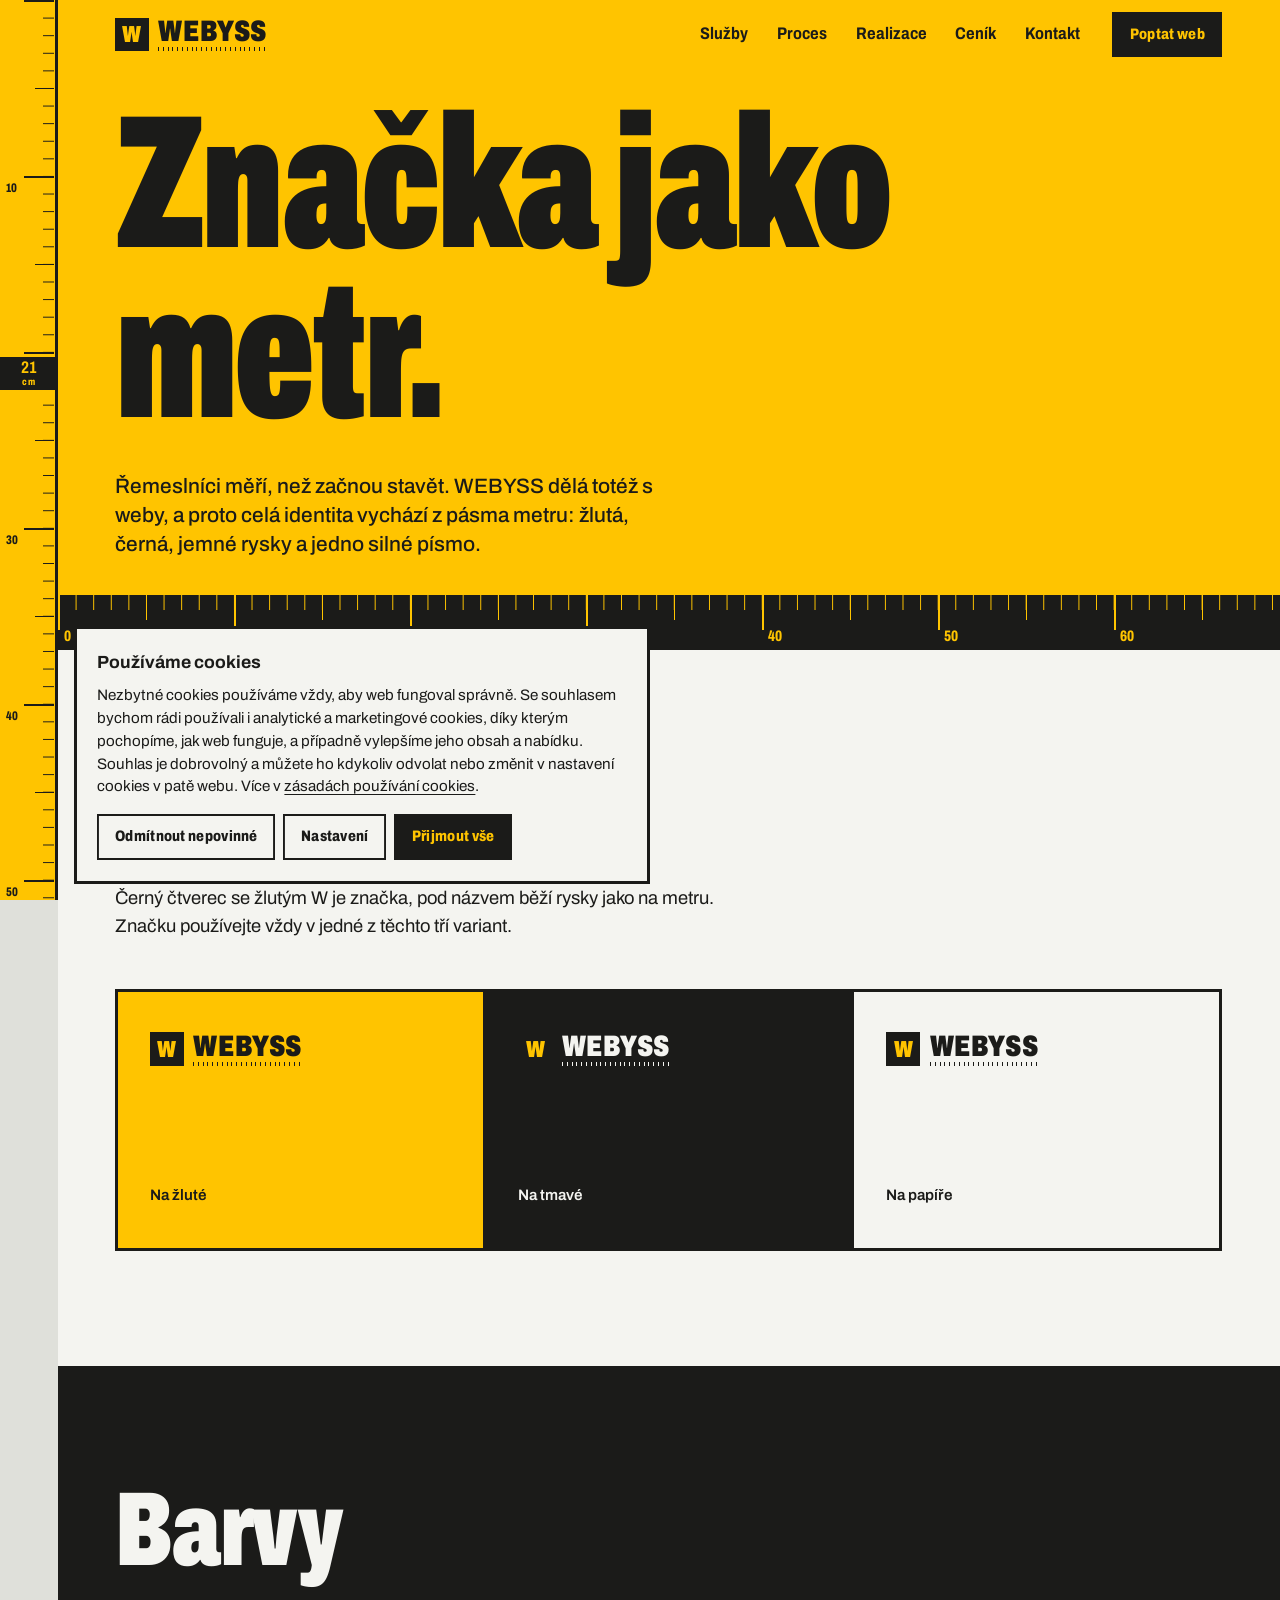
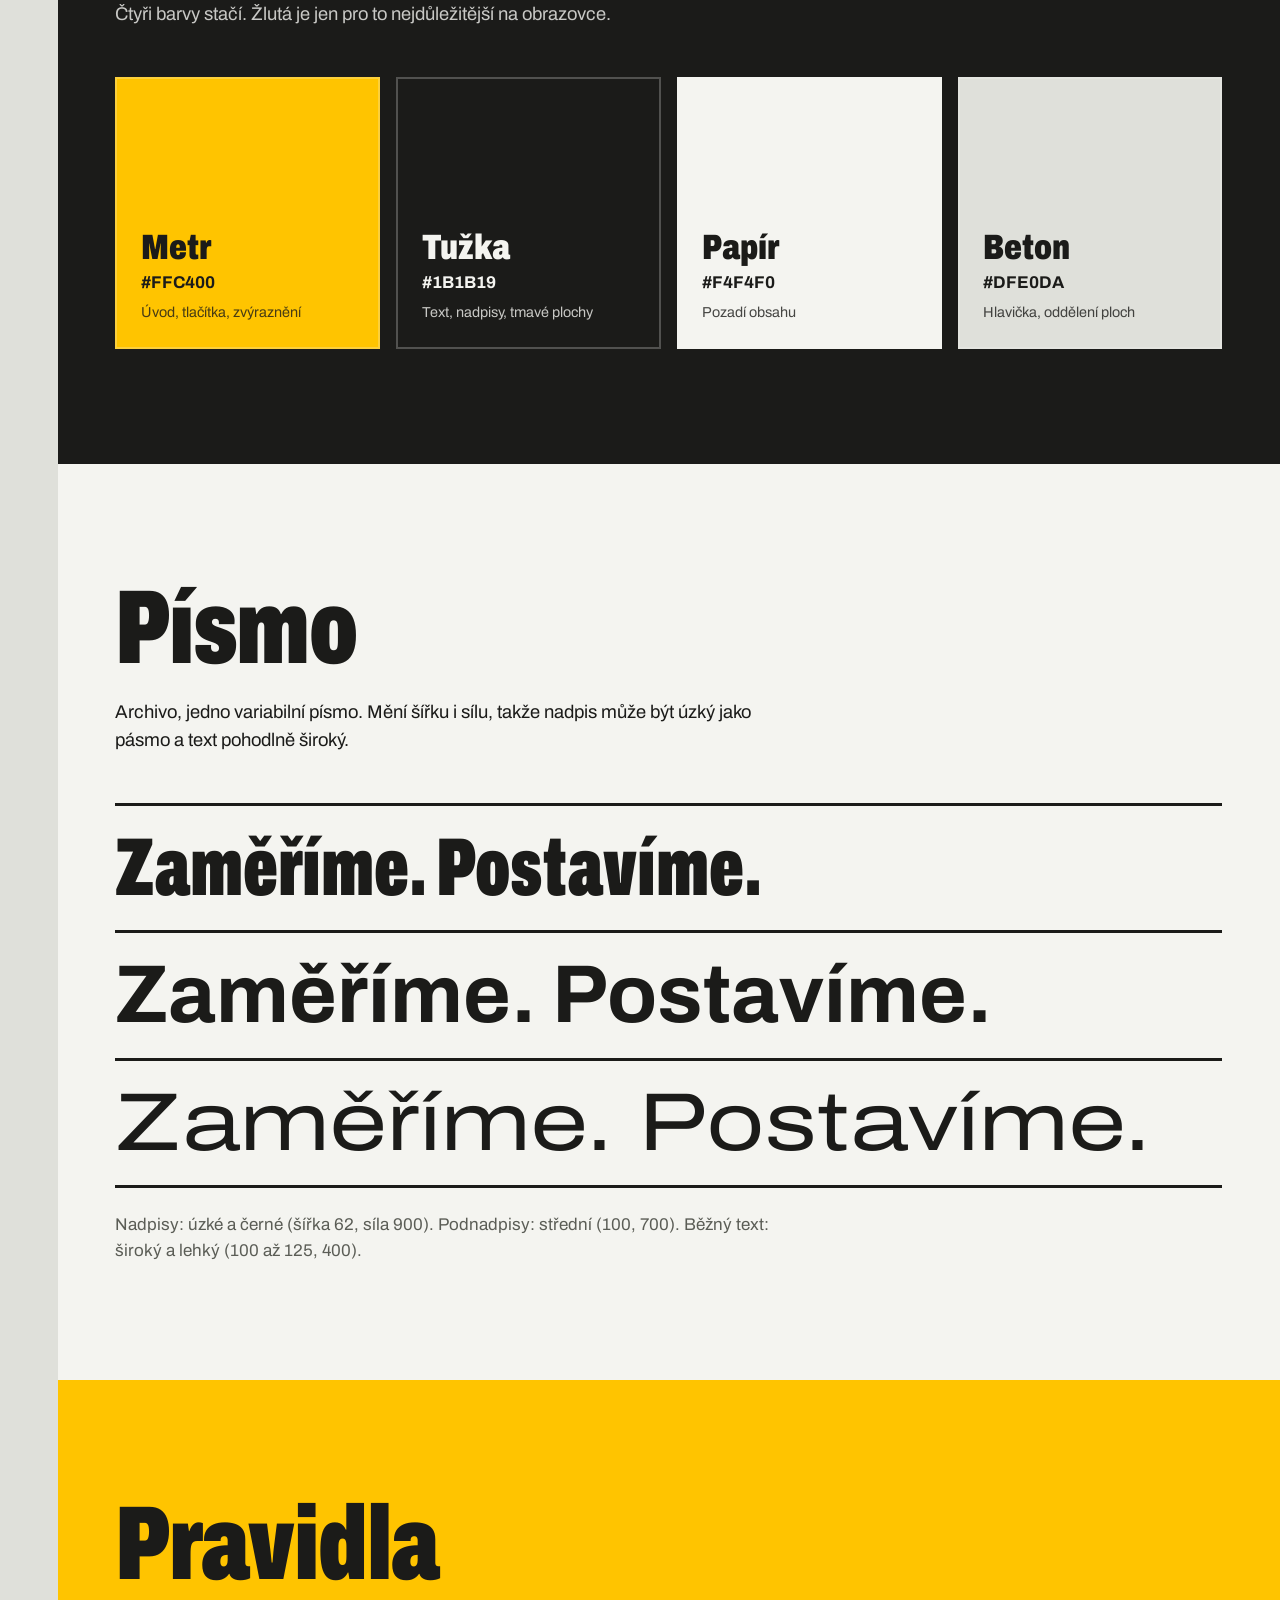
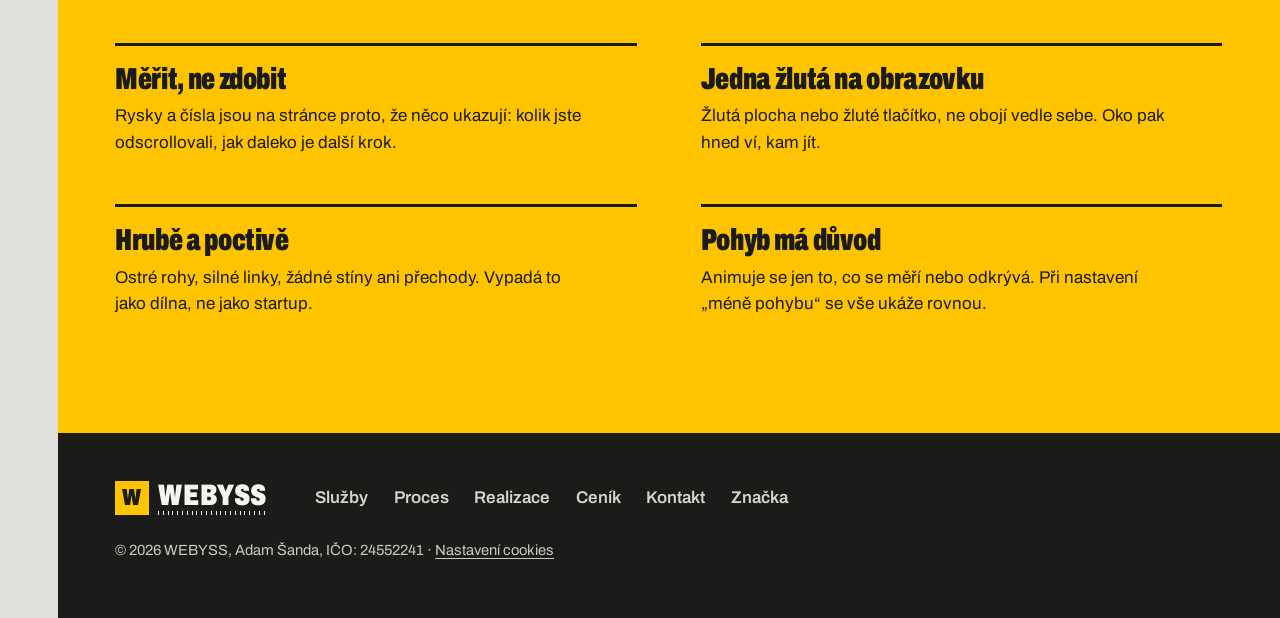
<file: koncept-b/brand.html>
<!DOCTYPE html>
<html lang="cs">
<head>
<meta charset="UTF-8">
<meta name="viewport" content="width=device-width, initial-scale=1.0">
<title>Značka WEBYSS | Koncept B</title>
<meta name="description" content="Vizuální identita WEBYSS: logo, barvy, písmo a pravidla pro používání značky.">
<link rel="icon" href="../favicon.ico" sizes="any">
<link rel="shortcut icon" href="../favicon.ico" type="image/x-icon">
<meta property="og:type" content="website">
<meta property="og:site_name" content="WEBYSS">
<meta property="og:title" content="Značka WEBYSS | Koncept B">
<meta property="og:description" content="Vizuální identita WEBYSS: logo, barvy, písmo a pravidla pro používání značky.">
<meta property="og:url" content="https://webyss.cz/">
<meta property="og:image" content="https://webyss.cz/logo-full.png">
<meta property="og:locale" content="cs_CZ">
<meta name="twitter:card" content="summary_large_image">
<meta name="twitter:title" content="Značka WEBYSS | Koncept B">
<meta name="twitter:description" content="Vizuální identita WEBYSS: logo, barvy, písmo a pravidla pro používání značky.">
<meta name="twitter:image" content="https://webyss.cz/logo-full.png">
<link rel="preconnect" href="https://fonts.googleapis.com">
<link rel="preconnect" href="https://fonts.gstatic.com" crossorigin>
<meta name="robots" content="noindex">
<link rel="preload" href="https://fonts.googleapis.com/css2?family=Archivo:wdth,wght@62..125,400..900&display=swap" as="style" onload="this.onload=null;this.rel='stylesheet'">
<noscript><link rel="stylesheet" href="https://fonts.googleapis.com/css2?family=Archivo:wdth,wght@62..125,400..900&display=swap"></noscript>
<link rel="stylesheet" href="style.css?v=5">
<script>document.documentElement.classList.add("js");</script>
<script type="application/ld+json">
{
  "@context": "https://schema.org",
  "@graph": [
    {
      "@type": "WebSite",
      "@id": "https://webyss.cz/#website",
      "url": "https://webyss.cz/",
      "name": "WEBYSS",
      "publisher": {"@id": "https://webyss.cz/#business"},
      "inLanguage": "cs"
    },
    {
      "@type": "ProfessionalService",
      "@id": "https://webyss.cz/#business",
      "name": "WEBYSS",
      "url": "https://webyss.cz/",
      "taxID": "24552241",
      "email": "webyswebys@gmail.com",
      "founder": {"@id": "https://webyss.cz/#person"},
      "employee": {"@id": "https://webyss.cz/#person"}
    },
    {
      "@type": "Person",
      "@id": "https://webyss.cz/#person",
      "name": "Adam \u0160anda",
      "email": "webyswebys@gmail.com",
      "worksFor": {"@id": "https://webyss.cz/#business"}
    }
  ]
}
</script>
</head>
<body>

<div class="pbar" aria-hidden="true"></div>
<div class="tape" aria-hidden="true"><div class="tape-inner"></div></div>
<div class="tape-pointer" aria-hidden="true"><div class="tape-reading"><b id="tape-val">0</b><small>cm</small></div></div>

<header class="site-header" id="top-bar">
  <div class="wrap header-inner">
    <a class="logo" href="index.html" aria-label="WEBYSS, úvodní stránka"><span class="logo-mark" aria-hidden="true">W</span><span class="logo-word">WEBYSS</span></a>
    <nav class="main-nav" id="main-nav" aria-label="Hlavní navigace">
      <a href="sluzby.html">Služby</a>
      <a href="proces.html">Proces</a>
      <a href="realizace.html">Realizace</a>
      <a href="cenik.html">Ceník</a>
      <a href="kontakt.html">Kontakt</a>
    </nav>
    <a href="kontakt.html" class="btn btn-small header-cta">Poptat web</a>
    <button class="nav-toggle" id="nav-toggle" aria-label="Otevřít menu" aria-expanded="false" aria-controls="main-nav">
      <span></span><span></span><span></span>
    </button>
  </div>
</header>

<main>
  <section class="hero brand-hero" id="top" data-nav>
    <div class="wrap hero-inner">
      <h1 class="hero-title">
        <span class="line"><span>Značka jako</span></span>
        <span class="line"><span>metr.</span></span>
      </h1>
      <div class="hero-foot">
        <p class="hero-lead">Řemeslníci měří, než začnou stavět. WEBYSS dělá totéž s weby, a proto celá identita vychází z pásma metru: žlutá, černá, jemné rysky a jedno silné písmo.</p>
      </div>
    </div>
    <div class="tape-h" aria-hidden="true"><div class="tape-h-inner"></div></div>
  </section>

  <section class="b-sec">
    <div class="wrap">
      <h2 class="b-h">Logo</h2>
      <p class="b-note">Černý čtverec se žlutým W je značka, pod názvem běží rysky jako na metru. Značku používejte vždy v jedné z těchto tří variant.</p>
      <div class="b-logos">
        <div class="b-tile on-yellow"><a class="logo" href="index.html#top" tabindex="-1"><span class="logo-mark" aria-hidden="true">W</span><span class="logo-word">WEBYSS</span></a><p>Na žluté</p></div>
        <div class="b-tile on-ink"><a class="logo" href="index.html#top" tabindex="-1"><span class="logo-mark" aria-hidden="true">W</span><span class="logo-word">WEBYSS</span></a><p>Na tmavé</p></div>
        <div class="b-tile on-paper"><a class="logo" href="index.html#top" tabindex="-1"><span class="logo-mark" aria-hidden="true">W</span><span class="logo-word">WEBYSS</span></a><p>Na papíře</p></div>
      </div>
    </div>
  </section>

  <section class="b-sec b-sec-dark">
    <div class="wrap">
      <h2 class="b-h">Barvy</h2>
      <p class="b-note">Čtyři barvy stačí. Žlutá je jen pro to nejdůležitější na obrazovce.</p>
      <div class="b-swatches">
        <div class="b-sw" style="--c:#ffc400;--t:#1b1b19"><b>Metr</b><span>#FFC400</span><small>Úvod, tlačítka, zvýraznění</small></div>
        <div class="b-sw" style="--c:#1b1b19;--t:#f4f4f0"><b>Tužka</b><span>#1B1B19</span><small>Text, nadpisy, tmavé plochy</small></div>
        <div class="b-sw" style="--c:#f4f4f0;--t:#1b1b19"><b>Papír</b><span>#F4F4F0</span><small>Pozadí obsahu</small></div>
        <div class="b-sw" style="--c:#dfe0da;--t:#1b1b19"><b>Beton</b><span>#DFE0DA</span><small>Hlavička, oddělení ploch</small></div>
      </div>
    </div>
  </section>

  <section class="b-sec">
    <div class="wrap">
      <h2 class="b-h">Písmo</h2>
      <p class="b-note">Archivo, jedno variabilní písmo. Mění šířku i sílu, takže nadpis může být úzký jako pásmo a text pohodlně široký.</p>
      <div class="b-type">
        <p class="b-spec" style="font-stretch:62%;font-weight:900">Zaměříme. Postavíme.</p>
        <p class="b-spec" style="font-stretch:100%;font-weight:700">Zaměříme. Postavíme.</p>
        <p class="b-spec" style="font-stretch:125%;font-weight:400">Zaměříme. Postavíme.</p>
        <p class="b-cap">Nadpisy: úzké a černé (šířka 62, síla 900). Podnadpisy: střední (100, 700). Běžný text: široký a lehký (100 až 125, 400).</p>
      </div>
    </div>
  </section>

  <section class="b-sec b-sec-yellow">
    <div class="wrap">
      <h2 class="b-h">Pravidla</h2>
      <div class="b-rules">
        <div><h3>Měřit, ne zdobit</h3><p>Rysky a čísla jsou na stránce proto, že něco ukazují: kolik jste odscrollovali, jak daleko je další krok.</p></div>
        <div><h3>Jedna žlutá na obrazovku</h3><p>Žlutá plocha nebo žluté tlačítko, ne obojí vedle sebe. Oko pak hned ví, kam jít.</p></div>
        <div><h3>Hrubě a poctivě</h3><p>Ostré rohy, silné linky, žádné stíny ani přechody. Vypadá to jako dílna, ne jako startup.</p></div>
        <div><h3>Pohyb má důvod</h3><p>Animuje se jen to, co se měří nebo odkrývá. Při nastavení „méně pohybu“ se vše ukáže rovnou.</p></div>
      </div>
    </div>
  </section>

</main>

<footer class="footer on-dark">
  <div class="wrap footer-inner">
    <a class="logo" href="index.html" aria-label="WEBYSS, úvodní stránka"><span class="logo-mark" aria-hidden="true">W</span><span class="logo-word">WEBYSS</span></a>
    <nav class="footer-nav" aria-label="Patička">
      <a href="sluzby.html">Služby</a>
      <a href="proces.html">Proces</a>
      <a href="realizace.html">Realizace</a>
      <a href="cenik.html">Ceník</a>
      <a href="kontakt.html">Kontakt</a>
      <a href="brand.html">Značka</a>
    </nav>
    <p class="footer-meta">
      © 2026 WEBYSS, Adam Šanda, IČO: 24552241
      · <button type="button" class="footer-link-btn" id="open-cookie-settings">Nastavení cookies</button>
    </p>
  </div>
</footer>

<!-- COOKIE LIŠTA -->
<div class="cookie-banner" id="cookie-banner" role="dialog" aria-live="polite" aria-labelledby="cookie-banner-title" hidden>
  <div class="cookie-banner-inner">
    <div class="cookie-banner-text">
      <p id="cookie-banner-title" class="cookie-banner-title"><strong>Používáme cookies</strong></p>
      <p>
        Nezbytné cookies používáme vždy, aby web fungoval správně. Se souhlasem
        bychom rádi používali i analytické a marketingové cookies, díky kterým
        pochopíme, jak web funguje, a případně vylepšíme jeho obsah a nabídku.
        Souhlas je dobrovolný a můžete ho kdykoliv odvolat nebo změnit v
        nastavení cookies v patě webu. Více v
        <button type="button" class="link-btn" id="open-cookie-details">zásadách používání cookies</button>.
      </p>
    </div>
    <div class="cookie-banner-actions">
      <button type="button" class="btn btn-ghost btn-small" id="cookie-reject">Odmítnout nepovinné</button>
      <button type="button" class="btn btn-ghost btn-small" id="cookie-settings">Nastavení</button>
      <button type="button" class="btn btn-primary btn-small" id="cookie-accept">Přijmout vše</button>
    </div>
  </div>
</div>

<!-- MODÁL S PODROBNÝM NASTAVENÍM -->
<div class="cookie-modal-overlay" id="cookie-modal-overlay" hidden>
  <div class="cookie-modal" role="dialog" aria-modal="true" aria-labelledby="cookie-modal-title">
    <button type="button" class="cookie-modal-close" id="cookie-modal-close" aria-label="Zavřít nastavení cookies">✕</button>
    <p id="cookie-modal-title" class="cookie-modal-title">Nastavení cookies</p>
    <p>
      Vyberte si, které kategorie cookies nám povolíte. Nezbytné cookies nejde
      vypnout, protože bez nich by web nefungoval správně.
    </p>

    <div class="cookie-category">
      <div class="cookie-category-head">
        <label class="switch">
          <input type="checkbox" checked disabled>
          <span class="switch-slider"></span>
        </label>
        <div>
          <p class="cookie-category-title">Nezbytné cookies</p>
          <p>Umožňují základní fungování webu (např. zapamatování vaší volby ohledně cookies). Vždy aktivní.</p>
        </div>
      </div>
    </div>

    <div class="cookie-category">
      <div class="cookie-category-head">
        <label class="switch">
          <input type="checkbox" id="consent-analytics">
          <span class="switch-slider"></span>
        </label>
        <div>
          <p class="cookie-category-title">Analytické cookies</p>
          <p>Pomáhají nám anonymně pochopit návštěvnost a chování na webu, abychom ho mohli zlepšovat.</p>
        </div>
      </div>
    </div>

    <div class="cookie-category">
      <div class="cookie-category-head">
        <label class="switch">
          <input type="checkbox" id="consent-marketing">
          <span class="switch-slider"></span>
        </label>
        <div>
          <p class="cookie-category-title">Marketingové cookies</p>
          <p>Slouží k zobrazování relevantnější nabídky a měření účinnosti případné reklamy.</p>
        </div>
      </div>
    </div>

    <details class="cookie-details" id="cookie-details-panel">
      <summary>Zásady používání cookies</summary>
      <p>
        Cookies jsou malé textové soubory, které si při návštěvě webu ukládá
        váš prohlížeč. Slouží k tomu, aby si web zapamatoval vaše nastavení
        nebo abychom mohli anonymně vyhodnocovat návštěvnost.
      </p>
      <p>
        <strong>Nezbytné:</strong> uchovávají pouze vaši volbu ohledně cookies
        (lokálně ve vašem prohlížeči) a nejsou předávány třetím stranám.
      </p>
      <p>
        <strong>Analytické / marketingové:</strong> aktivují se pouze s vaším
        souhlasem a mohou zahrnovat nástroje třetích stran (např. Google
        Analytics). Souhlas můžete kdykoliv odvolat tlačítkem „Nastavení
        cookies“ v patě webu.
      </p>
      <p>
        Provozovatelem webu a správcem údajů je Adam Šanda, IČO: 24552241,
        kontakt: <a href="mailto:webyswebys@gmail.com">webyswebys@gmail.com</a>.
      </p>
    </details>

    <div class="cookie-modal-actions">
      <button type="button" class="btn btn-ghost btn-small" id="cookie-reject-modal">Odmítnout nepovinné</button>
      <button type="button" class="btn btn-primary btn-small" id="cookie-save">Uložit nastavení</button>
    </div>
  </div>
</div>

<script src="script.js?v=3"></script>
<script src="motion.js?v=3"></script>
</body>
</html>
</file>
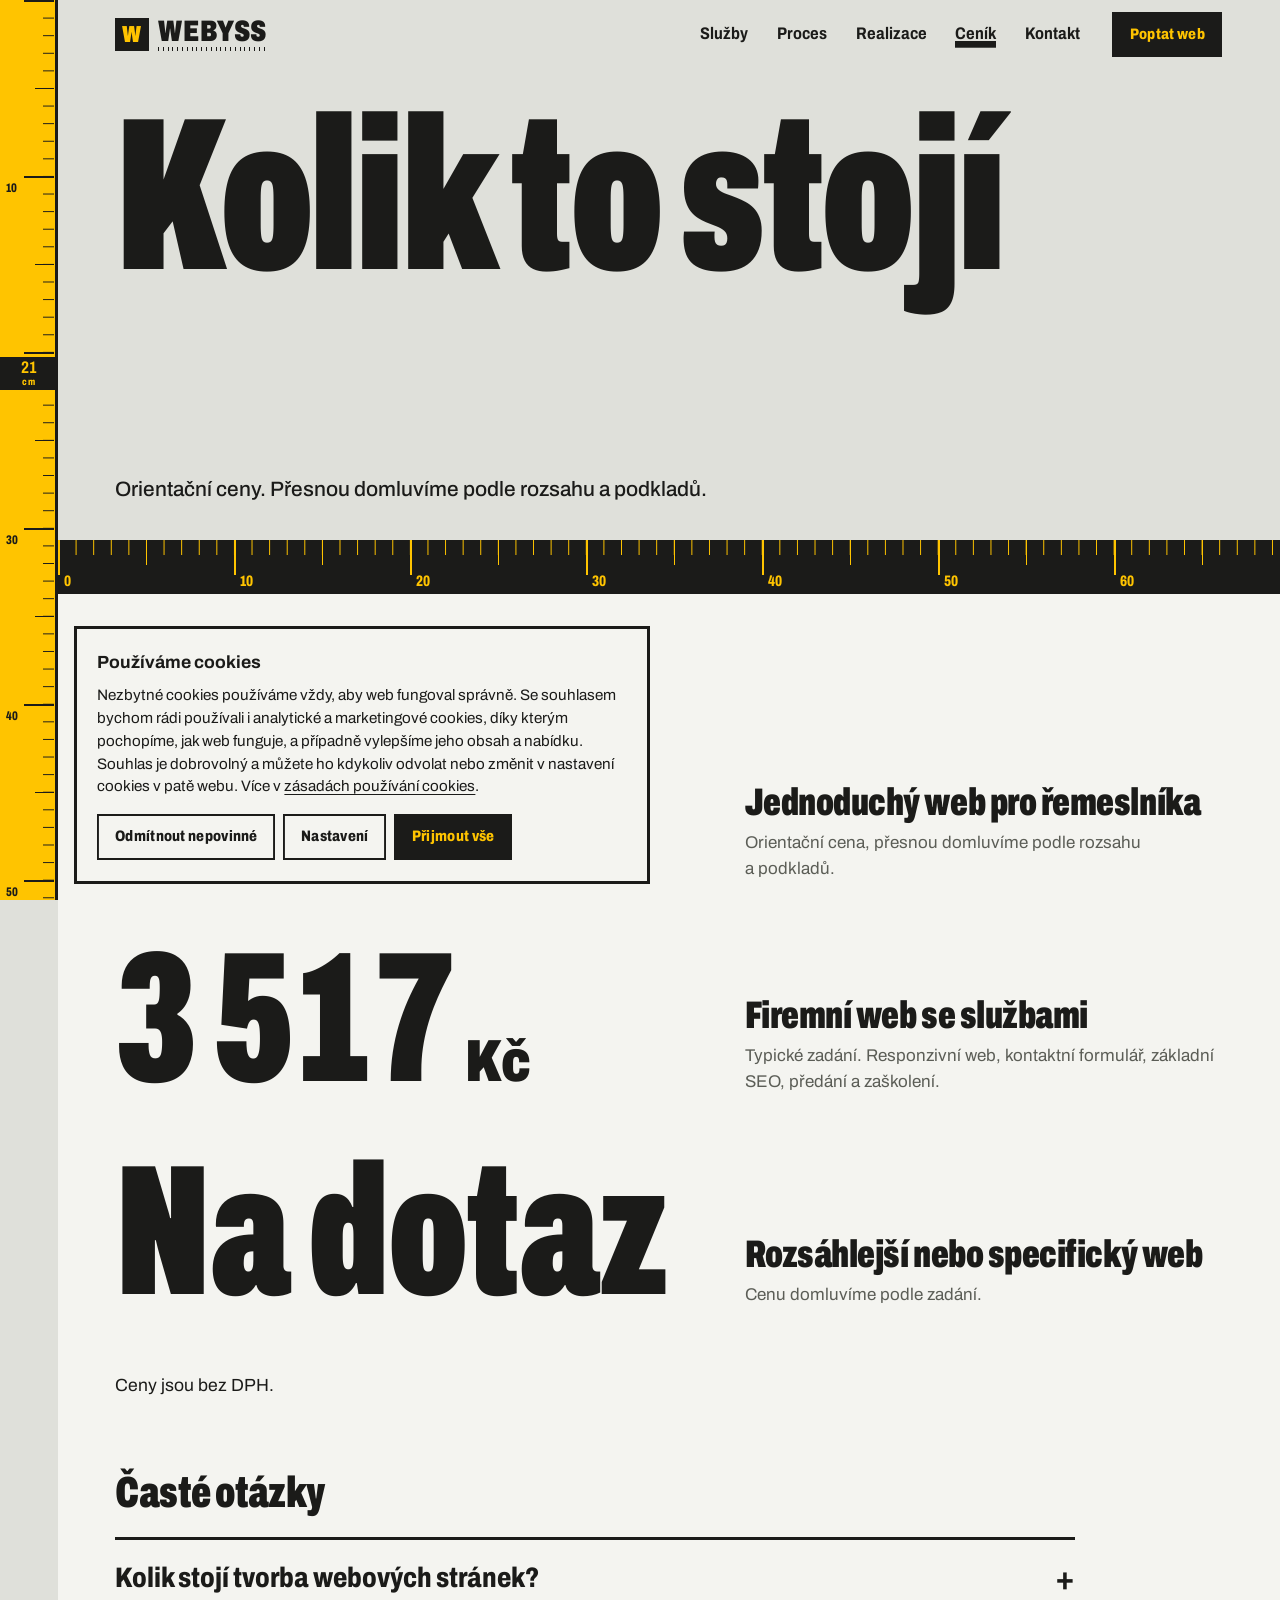
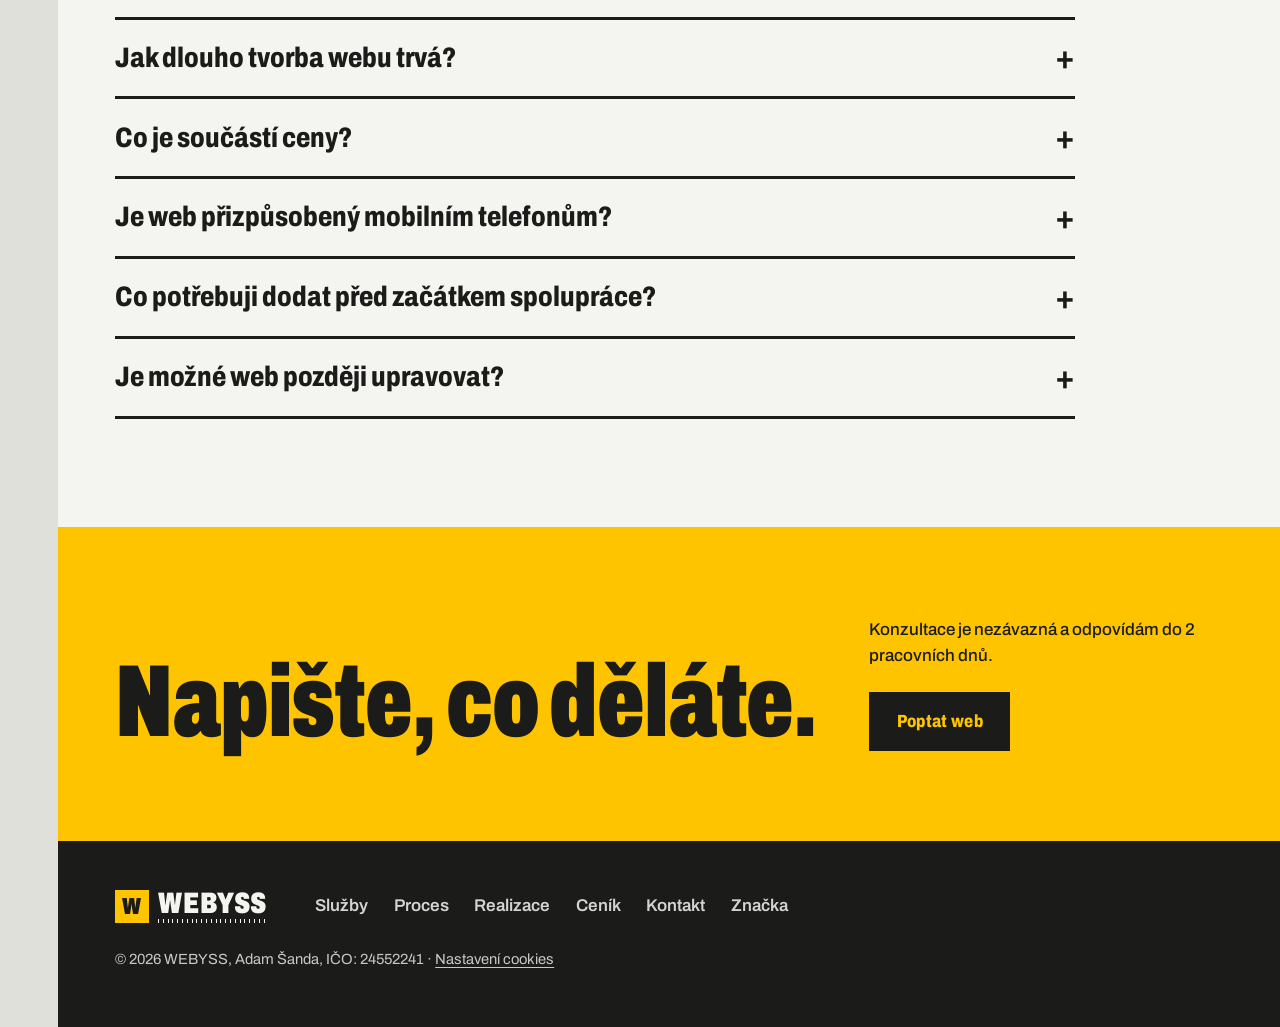
<file: koncept-b/cenik.html>
<!DOCTYPE html>
<html lang="cs">
<head>
<meta charset="UTF-8">
<meta name="viewport" content="width=device-width, initial-scale=1.0">
<title>Ceník tvorby webu | WEBYSS</title>
<meta name="description" content="Kolik stojí web od WEBYSS. Jednoduchý web od 3 500 Kč, firemní web typicky kolem 4 500 Kč, ceny jsou bez DPH.">
<link rel="icon" href="../favicon.ico" sizes="any">
<link rel="shortcut icon" href="../favicon.ico" type="image/x-icon">
<meta property="og:type" content="website">
<meta property="og:site_name" content="WEBYSS">
<meta property="og:title" content="Ceník tvorby webu | WEBYSS">
<meta property="og:description" content="Kolik stojí web od WEBYSS. Jednoduchý web od 3 500 Kč, firemní web typicky kolem 4 500 Kč, ceny jsou bez DPH.">
<meta property="og:url" content="https://webyss.cz/">
<meta property="og:image" content="https://webyss.cz/logo-full.png">
<meta property="og:locale" content="cs_CZ">
<meta name="twitter:card" content="summary_large_image">
<meta name="twitter:title" content="Ceník tvorby webu | WEBYSS">
<meta name="twitter:description" content="Kolik stojí web od WEBYSS. Jednoduchý web od 3 500 Kč, firemní web typicky kolem 4 500 Kč, ceny jsou bez DPH.">
<meta name="twitter:image" content="https://webyss.cz/logo-full.png">
<link rel="preconnect" href="https://fonts.googleapis.com">
<link rel="preconnect" href="https://fonts.gstatic.com" crossorigin>
<meta name="robots" content="noindex">
<link rel="preload" href="https://fonts.googleapis.com/css2?family=Archivo:wdth,wght@62..125,400..900&display=swap" as="style" onload="this.onload=null;this.rel='stylesheet'">
<noscript><link rel="stylesheet" href="https://fonts.googleapis.com/css2?family=Archivo:wdth,wght@62..125,400..900&display=swap"></noscript>
<link rel="stylesheet" href="style.css?v=5">
<script>document.documentElement.classList.add("js");</script>
<script type="application/ld+json">
{
  "@context": "https://schema.org",
  "@graph": [
    {
      "@type": "WebSite",
      "@id": "https://webyss.cz/#website",
      "url": "https://webyss.cz/",
      "name": "WEBYSS",
      "publisher": {"@id": "https://webyss.cz/#business"},
      "inLanguage": "cs"
    },
    {
      "@type": "ProfessionalService",
      "@id": "https://webyss.cz/#business",
      "name": "WEBYSS",
      "url": "https://webyss.cz/",
      "taxID": "24552241",
      "email": "webyswebys@gmail.com",
      "founder": {"@id": "https://webyss.cz/#person"},
      "employee": {"@id": "https://webyss.cz/#person"}
    },
    {
      "@type": "Person",
      "@id": "https://webyss.cz/#person",
      "name": "Adam \u0160anda",
      "email": "webyswebys@gmail.com",
      "worksFor": {"@id": "https://webyss.cz/#business"}
    }
  ]
}
</script>
</head>
<body>

<div class="pbar" aria-hidden="true"></div>
<div class="tape" aria-hidden="true"><div class="tape-inner"></div></div>
<div class="tape-pointer" aria-hidden="true"><div class="tape-reading"><b id="tape-val">0</b><small>cm</small></div></div>

<header class="site-header" id="top-bar">
  <div class="wrap header-inner">
    <a class="logo" href="index.html" aria-label="WEBYSS, úvodní stránka"><span class="logo-mark" aria-hidden="true">W</span><span class="logo-word">WEBYSS</span></a>
    <nav class="main-nav" id="main-nav" aria-label="Hlavní navigace">
      <a href="sluzby.html">Služby</a>
      <a href="proces.html">Proces</a>
      <a href="realizace.html">Realizace</a>
      <a href="cenik.html" class="is-current" aria-current="page">Ceník</a>
      <a href="kontakt.html">Kontakt</a>
    </nav>
    <a href="kontakt.html" class="btn btn-small header-cta">Poptat web</a>
    <button class="nav-toggle" id="nav-toggle" aria-label="Otevřít menu" aria-expanded="false" aria-controls="main-nav">
      <span></span><span></span><span></span>
    </button>
  </div>
</header>

<main>
  <section class="hero page-hero" id="top">
    <div class="wrap hero-inner">
      <h1 class="hero-title"><span class="line"><span>Kolik to stojí</span></span></h1>
      <div class="hero-foot"><p class="hero-lead">Orientační ceny. Přesnou domluvíme podle rozsahu a podkladů.</p></div>
    </div>
    <div class="tape-h" aria-hidden="true"><div class="tape-h-inner"></div></div>
  </section>
  <section class="pricing" id="cenik">
    <div class="wrap">
      <div class="price-row" data-line>
        <p class="price-num"><span data-count="3500">3 500</span><small>Kč</small></p>
        <div><h3>Jednoduchý web pro řemeslníka</h3><p>Orientační cena, přesnou domluvíme podle rozsahu a podkladů.</p></div>
      </div>
      <div class="price-row" data-line>
        <p class="price-num"><span data-count="4500">4 500</span><small>Kč</small></p>
        <div><h3>Firemní web se službami</h3><p>Typické zadání. Responzivní web, kontaktní formulář, základní SEO, předání a zaškolení.</p></div>
      </div>
      <div class="price-row" data-line>
        <p class="price-num">Na dotaz</p>
        <div><h3>Rozsáhlejší nebo specifický web</h3><p>Cenu domluvíme podle zadání.</p></div>
      </div>
      <p class="price-note">Ceny jsou bez DPH.</p>
      <div class="faq">
        <h3>Časté otázky</h3>
        <details><summary>Kolik stojí tvorba webových stránek?</summary><p>Typický web stojí kolem 4 500 Kč bez DPH. Rozsáhlejší nebo specifické projekty jsou individuální.</p></details>
        <details><summary>Jak dlouho tvorba webu trvá?</summary><p>Hotovo bývá zpravidla mezi 2 až 4 týdny, přesný termín záleží na rozsahu a připravenosti podkladů.</p></details>
        <details><summary>Co je součástí ceny?</summary><p>V ceně je responzivní web, kontaktní formulář, základní SEO, předání a zaškolení.</p></details>
        <details><summary>Je web přizpůsobený mobilním telefonům?</summary><p>Ano, každý web je plně responzivní a funguje na telefonech, tabletech i počítačích.</p></details>
        <details><summary>Co potřebuji dodat před začátkem spolupráce?</summary><p>Stačí texty, kontakty, fotky nebo základní informace o vašem podnikání.</p></details>
        <details><summary>Je možné web později upravovat?</summary><p>Ano, po spuštění lze libovolnou část webu doplnit nebo upravit.</p></details>
      </div>
    </div>
  </section>
  <section class="cta-band">
    <div class="wrap cta-inner">
      <h2 data-rise><span>Napište, co děláte.</span></h2>
      <div><p>Konzultace je nezávazná a odpovídám do 2 pracovních dnů.</p><a href="kontakt.html" class="btn">Poptat web</a></div>
    </div>
  </section>

</main>

<footer class="footer on-dark">
  <div class="wrap footer-inner">
    <a class="logo" href="index.html" aria-label="WEBYSS, úvodní stránka"><span class="logo-mark" aria-hidden="true">W</span><span class="logo-word">WEBYSS</span></a>
    <nav class="footer-nav" aria-label="Patička">
      <a href="sluzby.html">Služby</a>
      <a href="proces.html">Proces</a>
      <a href="realizace.html">Realizace</a>
      <a href="cenik.html">Ceník</a>
      <a href="kontakt.html">Kontakt</a>
      <a href="brand.html">Značka</a>
    </nav>
    <p class="footer-meta">
      © 2026 WEBYSS, Adam Šanda, IČO: 24552241
      · <button type="button" class="footer-link-btn" id="open-cookie-settings">Nastavení cookies</button>
    </p>
  </div>
</footer>

<!-- COOKIE LIŠTA -->
<div class="cookie-banner" id="cookie-banner" role="dialog" aria-live="polite" aria-labelledby="cookie-banner-title" hidden>
  <div class="cookie-banner-inner">
    <div class="cookie-banner-text">
      <p id="cookie-banner-title" class="cookie-banner-title"><strong>Používáme cookies</strong></p>
      <p>
        Nezbytné cookies používáme vždy, aby web fungoval správně. Se souhlasem
        bychom rádi používali i analytické a marketingové cookies, díky kterým
        pochopíme, jak web funguje, a případně vylepšíme jeho obsah a nabídku.
        Souhlas je dobrovolný a můžete ho kdykoliv odvolat nebo změnit v
        nastavení cookies v patě webu. Více v
        <button type="button" class="link-btn" id="open-cookie-details">zásadách používání cookies</button>.
      </p>
    </div>
    <div class="cookie-banner-actions">
      <button type="button" class="btn btn-ghost btn-small" id="cookie-reject">Odmítnout nepovinné</button>
      <button type="button" class="btn btn-ghost btn-small" id="cookie-settings">Nastavení</button>
      <button type="button" class="btn btn-primary btn-small" id="cookie-accept">Přijmout vše</button>
    </div>
  </div>
</div>

<!-- MODÁL S PODROBNÝM NASTAVENÍM -->
<div class="cookie-modal-overlay" id="cookie-modal-overlay" hidden>
  <div class="cookie-modal" role="dialog" aria-modal="true" aria-labelledby="cookie-modal-title">
    <button type="button" class="cookie-modal-close" id="cookie-modal-close" aria-label="Zavřít nastavení cookies">✕</button>
    <p id="cookie-modal-title" class="cookie-modal-title">Nastavení cookies</p>
    <p>
      Vyberte si, které kategorie cookies nám povolíte. Nezbytné cookies nejde
      vypnout, protože bez nich by web nefungoval správně.
    </p>

    <div class="cookie-category">
      <div class="cookie-category-head">
        <label class="switch">
          <input type="checkbox" checked disabled>
          <span class="switch-slider"></span>
        </label>
        <div>
          <p class="cookie-category-title">Nezbytné cookies</p>
          <p>Umožňují základní fungování webu (např. zapamatování vaší volby ohledně cookies). Vždy aktivní.</p>
        </div>
      </div>
    </div>

    <div class="cookie-category">
      <div class="cookie-category-head">
        <label class="switch">
          <input type="checkbox" id="consent-analytics">
          <span class="switch-slider"></span>
        </label>
        <div>
          <p class="cookie-category-title">Analytické cookies</p>
          <p>Pomáhají nám anonymně pochopit návštěvnost a chování na webu, abychom ho mohli zlepšovat.</p>
        </div>
      </div>
    </div>

    <div class="cookie-category">
      <div class="cookie-category-head">
        <label class="switch">
          <input type="checkbox" id="consent-marketing">
          <span class="switch-slider"></span>
        </label>
        <div>
          <p class="cookie-category-title">Marketingové cookies</p>
          <p>Slouží k zobrazování relevantnější nabídky a měření účinnosti případné reklamy.</p>
        </div>
      </div>
    </div>

    <details class="cookie-details" id="cookie-details-panel">
      <summary>Zásady používání cookies</summary>
      <p>
        Cookies jsou malé textové soubory, které si při návštěvě webu ukládá
        váš prohlížeč. Slouží k tomu, aby si web zapamatoval vaše nastavení
        nebo abychom mohli anonymně vyhodnocovat návštěvnost.
      </p>
      <p>
        <strong>Nezbytné:</strong> uchovávají pouze vaši volbu ohledně cookies
        (lokálně ve vašem prohlížeči) a nejsou předávány třetím stranám.
      </p>
      <p>
        <strong>Analytické / marketingové:</strong> aktivují se pouze s vaším
        souhlasem a mohou zahrnovat nástroje třetích stran (např. Google
        Analytics). Souhlas můžete kdykoliv odvolat tlačítkem „Nastavení
        cookies“ v patě webu.
      </p>
      <p>
        Provozovatelem webu a správcem údajů je Adam Šanda, IČO: 24552241,
        kontakt: <a href="mailto:webyswebys@gmail.com">webyswebys@gmail.com</a>.
      </p>
    </details>

    <div class="cookie-modal-actions">
      <button type="button" class="btn btn-ghost btn-small" id="cookie-reject-modal">Odmítnout nepovinné</button>
      <button type="button" class="btn btn-primary btn-small" id="cookie-save">Uložit nastavení</button>
    </div>
  </div>
</div>

<script src="script.js?v=3"></script>
<script src="motion.js?v=3"></script>
</body>
</html>
</file>
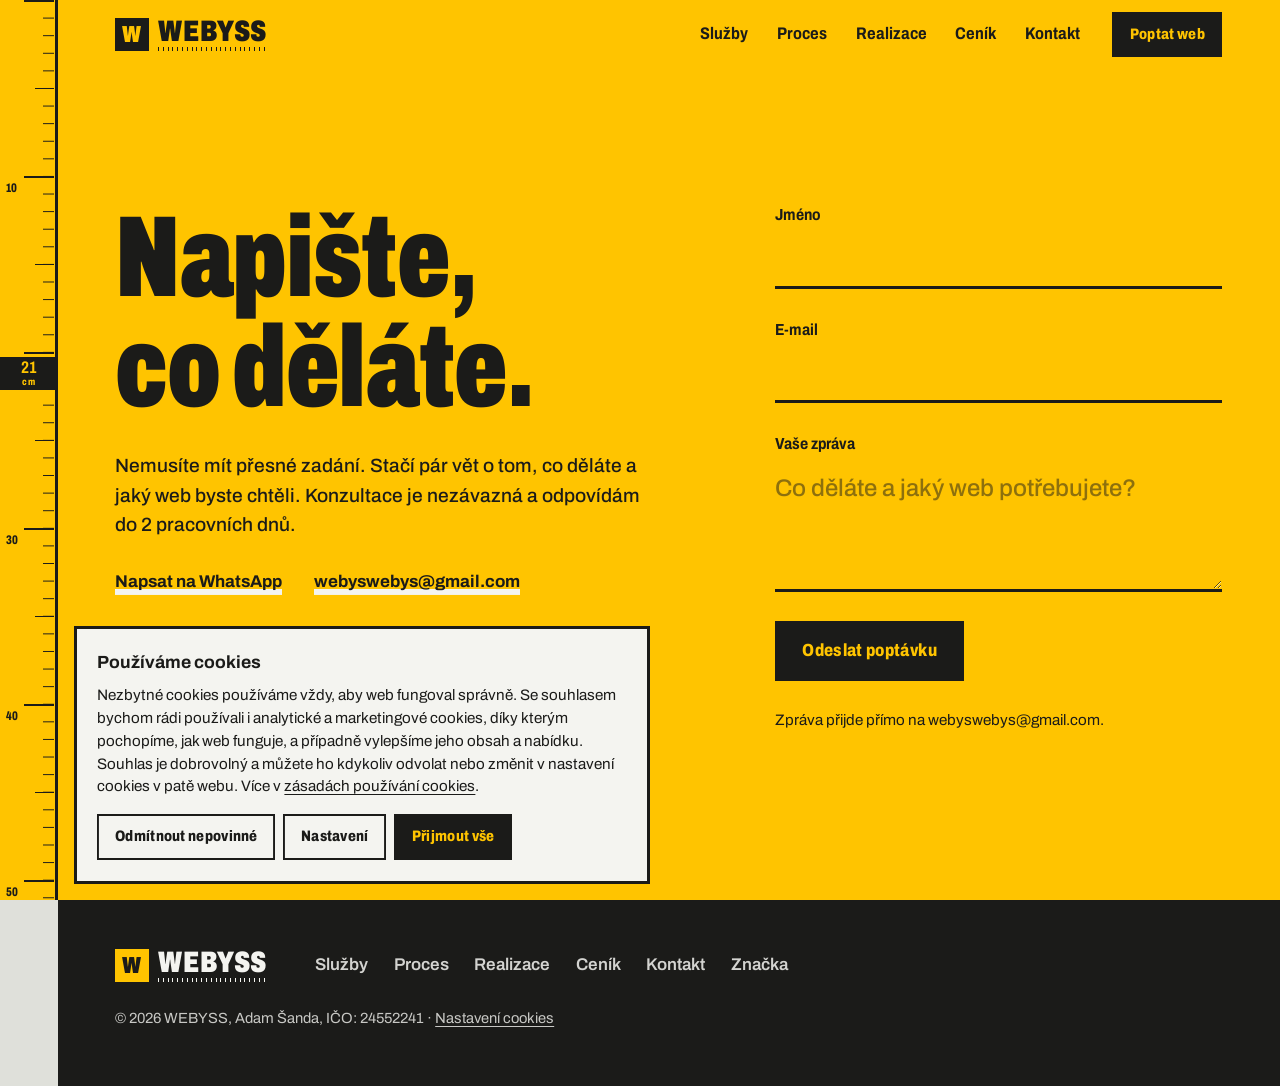
<file: koncept-b/kontakt.html>
<!DOCTYPE html>
<html lang="cs">
<head>
<meta charset="UTF-8">
<meta name="viewport" content="width=device-width, initial-scale=1.0">
<title>Kontakt a poptávka webu | WEBYSS</title>
<meta name="description" content="Napište, co děláte a jaký web potřebujete. Konzultace je nezávazná, odpovídám do 2 pracovních dnů.">
<link rel="icon" href="../favicon.ico" sizes="any">
<link rel="shortcut icon" href="../favicon.ico" type="image/x-icon">
<meta property="og:type" content="website">
<meta property="og:site_name" content="WEBYSS">
<meta property="og:title" content="Kontakt a poptávka webu | WEBYSS">
<meta property="og:description" content="Napište, co děláte a jaký web potřebujete. Konzultace je nezávazná, odpovídám do 2 pracovních dnů.">
<meta property="og:url" content="https://webyss.cz/">
<meta property="og:image" content="https://webyss.cz/logo-full.png">
<meta property="og:locale" content="cs_CZ">
<meta name="twitter:card" content="summary_large_image">
<meta name="twitter:title" content="Kontakt a poptávka webu | WEBYSS">
<meta name="twitter:description" content="Napište, co děláte a jaký web potřebujete. Konzultace je nezávazná, odpovídám do 2 pracovních dnů.">
<meta name="twitter:image" content="https://webyss.cz/logo-full.png">
<link rel="preconnect" href="https://fonts.googleapis.com">
<link rel="preconnect" href="https://fonts.gstatic.com" crossorigin>
<meta name="robots" content="noindex">
<link rel="preload" href="https://fonts.googleapis.com/css2?family=Archivo:wdth,wght@62..125,400..900&display=swap" as="style" onload="this.onload=null;this.rel='stylesheet'">
<noscript><link rel="stylesheet" href="https://fonts.googleapis.com/css2?family=Archivo:wdth,wght@62..125,400..900&display=swap"></noscript>
<link rel="stylesheet" href="style.css?v=5">
<script>document.documentElement.classList.add("js");</script>
<script type="application/ld+json">
{
  "@context": "https://schema.org",
  "@graph": [
    {
      "@type": "WebSite",
      "@id": "https://webyss.cz/#website",
      "url": "https://webyss.cz/",
      "name": "WEBYSS",
      "publisher": {"@id": "https://webyss.cz/#business"},
      "inLanguage": "cs"
    },
    {
      "@type": "ProfessionalService",
      "@id": "https://webyss.cz/#business",
      "name": "WEBYSS",
      "url": "https://webyss.cz/",
      "taxID": "24552241",
      "email": "webyswebys@gmail.com",
      "founder": {"@id": "https://webyss.cz/#person"},
      "employee": {"@id": "https://webyss.cz/#person"}
    },
    {
      "@type": "Person",
      "@id": "https://webyss.cz/#person",
      "name": "Adam \u0160anda",
      "email": "webyswebys@gmail.com",
      "worksFor": {"@id": "https://webyss.cz/#business"}
    }
  ]
}
</script>
</head>
<body>

<div class="pbar" aria-hidden="true"></div>
<div class="tape" aria-hidden="true"><div class="tape-inner"></div></div>
<div class="tape-pointer" aria-hidden="true"><div class="tape-reading"><b id="tape-val">0</b><small>cm</small></div></div>

<header class="site-header" id="top-bar">
  <div class="wrap header-inner">
    <a class="logo" href="index.html" aria-label="WEBYSS, úvodní stránka"><span class="logo-mark" aria-hidden="true">W</span><span class="logo-word">WEBYSS</span></a>
    <nav class="main-nav" id="main-nav" aria-label="Hlavní navigace">
      <a href="sluzby.html">Služby</a>
      <a href="proces.html">Proces</a>
      <a href="realizace.html">Realizace</a>
      <a href="cenik.html">Ceník</a>
      <a href="kontakt.html" class="is-current" aria-current="page">Kontakt</a>
    </nav>
    <a href="kontakt.html" class="btn btn-small header-cta">Poptat web</a>
    <button class="nav-toggle" id="nav-toggle" aria-label="Otevřít menu" aria-expanded="false" aria-controls="main-nav">
      <span></span><span></span><span></span>
    </button>
  </div>
</header>

<main>
  <section class="contact page-contact" id="kontakt">
    <div class="wrap contact-grid">
      <div class="contact-text">
        <h1 data-rise><span>Napište, co děláte.</span></h1>
        <p>Nemusíte mít přesné zadání. Stačí pár vět o tom, co děláte a jaký web byste chtěli. Konzultace je nezávazná a odpovídám do 2 pracovních dnů.</p>
        <div class="contact-links">
          <a href="https://wa.me/420605997843?text=Ahoj%2C%20m%C3%A1m%20z%C3%A1jem%20o%20web" target="_blank" rel="noopener noreferrer" class="text-link">Napsat na WhatsApp</a>
          <a href="mailto:webyswebys@gmail.com" class="text-link">webyswebys@gmail.com</a>
        </div>
      </div>
      <form class="contact-form" id="contact-form" action="https://formspree.io/f/mjybozep" method="POST">
        <input type="hidden" name="_subject" value="Nová poptávka webu z webyss.cz">
        <input type="text" name="_gotcha" class="hp-field" tabindex="-1" autocomplete="off" aria-hidden="true">
        <div class="field"><label for="f-jmeno">Jméno</label><input type="text" id="f-jmeno" name="jmeno" required autocomplete="name"></div>
        <div class="field"><label for="f-email">E-mail</label><input type="email" id="f-email" name="email" required autocomplete="email"></div>
        <div class="field"><label for="f-zprava">Vaše zpráva</label><textarea id="f-zprava" name="zprava" rows="3" required placeholder="Co děláte a jaký web potřebujete?"></textarea></div>
        <button type="submit" class="btn">Odeslat poptávku</button>
        <p class="form-note" id="form-status">Zpráva přijde přímo na webyswebys@gmail.com.</p>
      </form>
    </div>
  </section>

</main>

<footer class="footer on-dark">
  <div class="wrap footer-inner">
    <a class="logo" href="index.html" aria-label="WEBYSS, úvodní stránka"><span class="logo-mark" aria-hidden="true">W</span><span class="logo-word">WEBYSS</span></a>
    <nav class="footer-nav" aria-label="Patička">
      <a href="sluzby.html">Služby</a>
      <a href="proces.html">Proces</a>
      <a href="realizace.html">Realizace</a>
      <a href="cenik.html">Ceník</a>
      <a href="kontakt.html">Kontakt</a>
      <a href="brand.html">Značka</a>
    </nav>
    <p class="footer-meta">
      © 2026 WEBYSS, Adam Šanda, IČO: 24552241
      · <button type="button" class="footer-link-btn" id="open-cookie-settings">Nastavení cookies</button>
    </p>
  </div>
</footer>

<!-- COOKIE LIŠTA -->
<div class="cookie-banner" id="cookie-banner" role="dialog" aria-live="polite" aria-labelledby="cookie-banner-title" hidden>
  <div class="cookie-banner-inner">
    <div class="cookie-banner-text">
      <p id="cookie-banner-title" class="cookie-banner-title"><strong>Používáme cookies</strong></p>
      <p>
        Nezbytné cookies používáme vždy, aby web fungoval správně. Se souhlasem
        bychom rádi používali i analytické a marketingové cookies, díky kterým
        pochopíme, jak web funguje, a případně vylepšíme jeho obsah a nabídku.
        Souhlas je dobrovolný a můžete ho kdykoliv odvolat nebo změnit v
        nastavení cookies v patě webu. Více v
        <button type="button" class="link-btn" id="open-cookie-details">zásadách používání cookies</button>.
      </p>
    </div>
    <div class="cookie-banner-actions">
      <button type="button" class="btn btn-ghost btn-small" id="cookie-reject">Odmítnout nepovinné</button>
      <button type="button" class="btn btn-ghost btn-small" id="cookie-settings">Nastavení</button>
      <button type="button" class="btn btn-primary btn-small" id="cookie-accept">Přijmout vše</button>
    </div>
  </div>
</div>

<!-- MODÁL S PODROBNÝM NASTAVENÍM -->
<div class="cookie-modal-overlay" id="cookie-modal-overlay" hidden>
  <div class="cookie-modal" role="dialog" aria-modal="true" aria-labelledby="cookie-modal-title">
    <button type="button" class="cookie-modal-close" id="cookie-modal-close" aria-label="Zavřít nastavení cookies">✕</button>
    <p id="cookie-modal-title" class="cookie-modal-title">Nastavení cookies</p>
    <p>
      Vyberte si, které kategorie cookies nám povolíte. Nezbytné cookies nejde
      vypnout, protože bez nich by web nefungoval správně.
    </p>

    <div class="cookie-category">
      <div class="cookie-category-head">
        <label class="switch">
          <input type="checkbox" checked disabled>
          <span class="switch-slider"></span>
        </label>
        <div>
          <p class="cookie-category-title">Nezbytné cookies</p>
          <p>Umožňují základní fungování webu (např. zapamatování vaší volby ohledně cookies). Vždy aktivní.</p>
        </div>
      </div>
    </div>

    <div class="cookie-category">
      <div class="cookie-category-head">
        <label class="switch">
          <input type="checkbox" id="consent-analytics">
          <span class="switch-slider"></span>
        </label>
        <div>
          <p class="cookie-category-title">Analytické cookies</p>
          <p>Pomáhají nám anonymně pochopit návštěvnost a chování na webu, abychom ho mohli zlepšovat.</p>
        </div>
      </div>
    </div>

    <div class="cookie-category">
      <div class="cookie-category-head">
        <label class="switch">
          <input type="checkbox" id="consent-marketing">
          <span class="switch-slider"></span>
        </label>
        <div>
          <p class="cookie-category-title">Marketingové cookies</p>
          <p>Slouží k zobrazování relevantnější nabídky a měření účinnosti případné reklamy.</p>
        </div>
      </div>
    </div>

    <details class="cookie-details" id="cookie-details-panel">
      <summary>Zásady používání cookies</summary>
      <p>
        Cookies jsou malé textové soubory, které si při návštěvě webu ukládá
        váš prohlížeč. Slouží k tomu, aby si web zapamatoval vaše nastavení
        nebo abychom mohli anonymně vyhodnocovat návštěvnost.
      </p>
      <p>
        <strong>Nezbytné:</strong> uchovávají pouze vaši volbu ohledně cookies
        (lokálně ve vašem prohlížeči) a nejsou předávány třetím stranám.
      </p>
      <p>
        <strong>Analytické / marketingové:</strong> aktivují se pouze s vaším
        souhlasem a mohou zahrnovat nástroje třetích stran (např. Google
        Analytics). Souhlas můžete kdykoliv odvolat tlačítkem „Nastavení
        cookies“ v patě webu.
      </p>
      <p>
        Provozovatelem webu a správcem údajů je Adam Šanda, IČO: 24552241,
        kontakt: <a href="mailto:webyswebys@gmail.com">webyswebys@gmail.com</a>.
      </p>
    </details>

    <div class="cookie-modal-actions">
      <button type="button" class="btn btn-ghost btn-small" id="cookie-reject-modal">Odmítnout nepovinné</button>
      <button type="button" class="btn btn-primary btn-small" id="cookie-save">Uložit nastavení</button>
    </div>
  </div>
</div>

<script src="script.js?v=3"></script>
<script src="motion.js?v=3"></script>
</body>
</html>
</file>
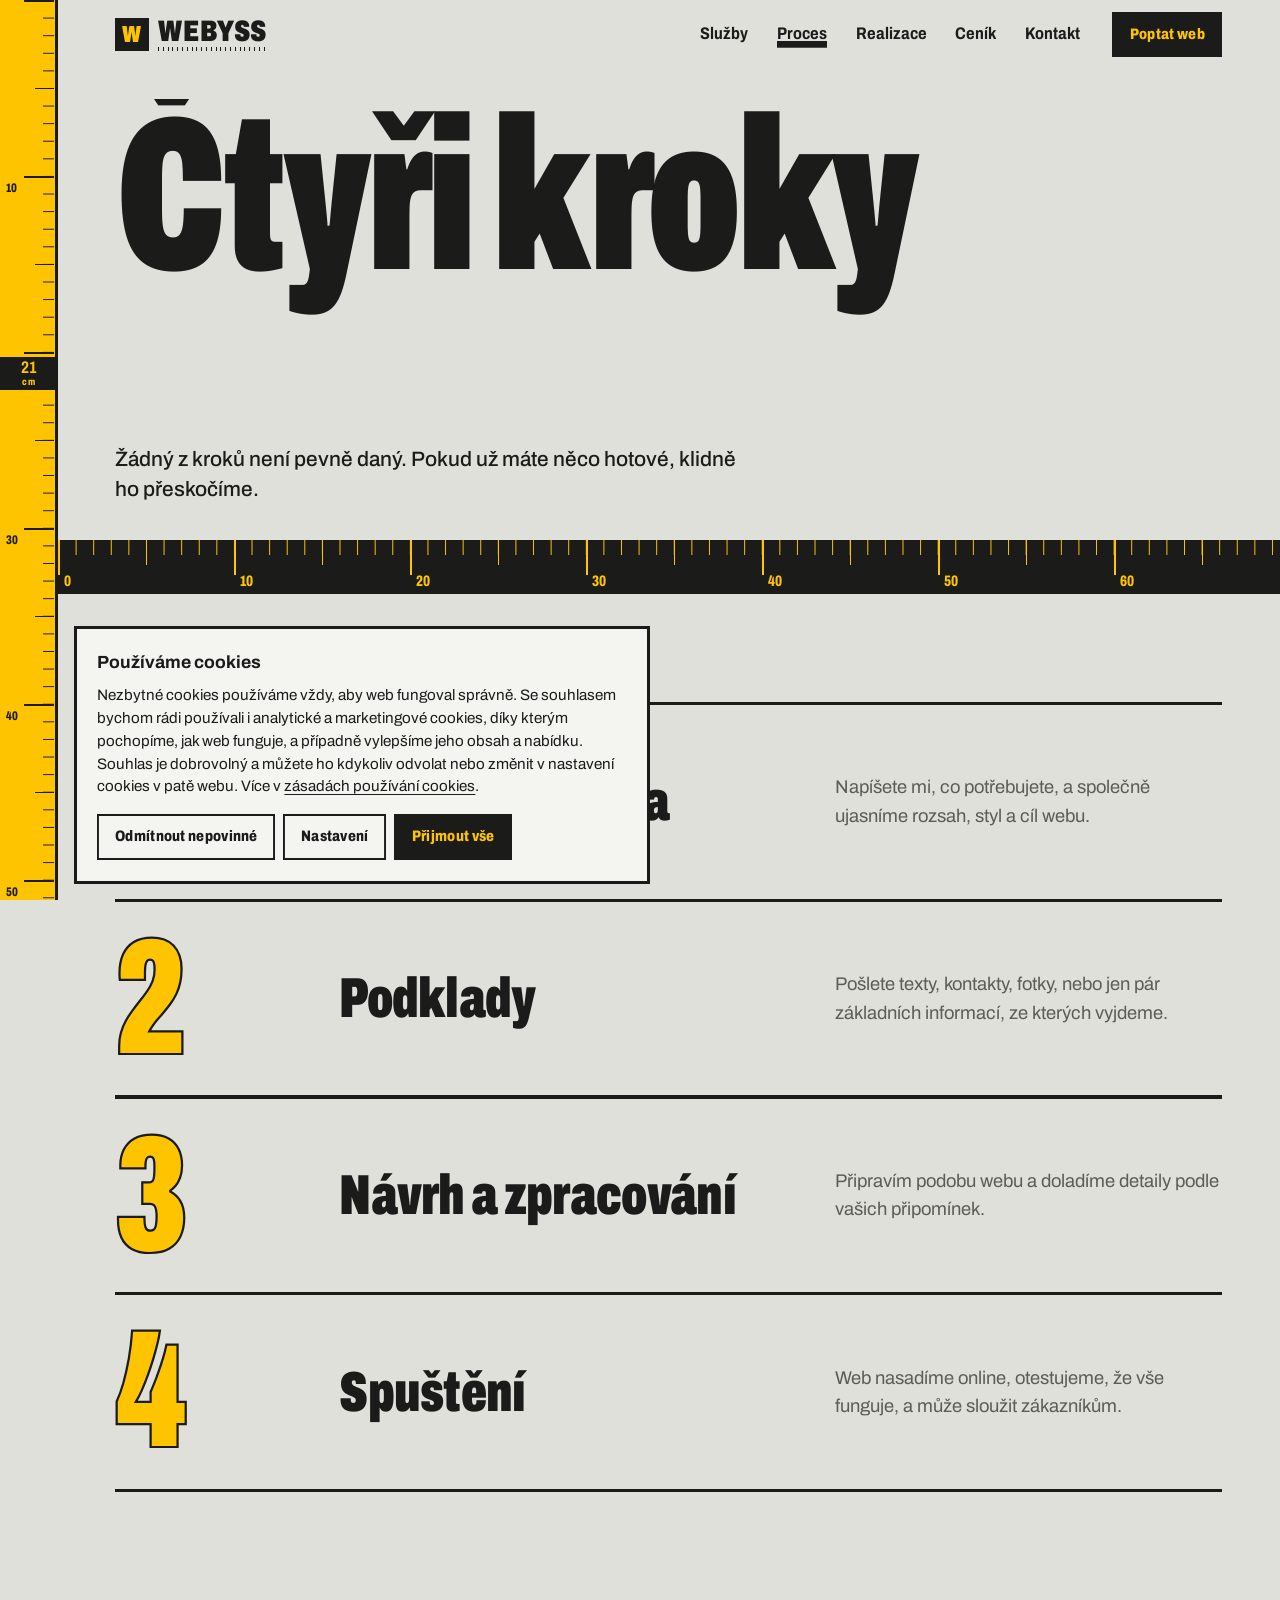
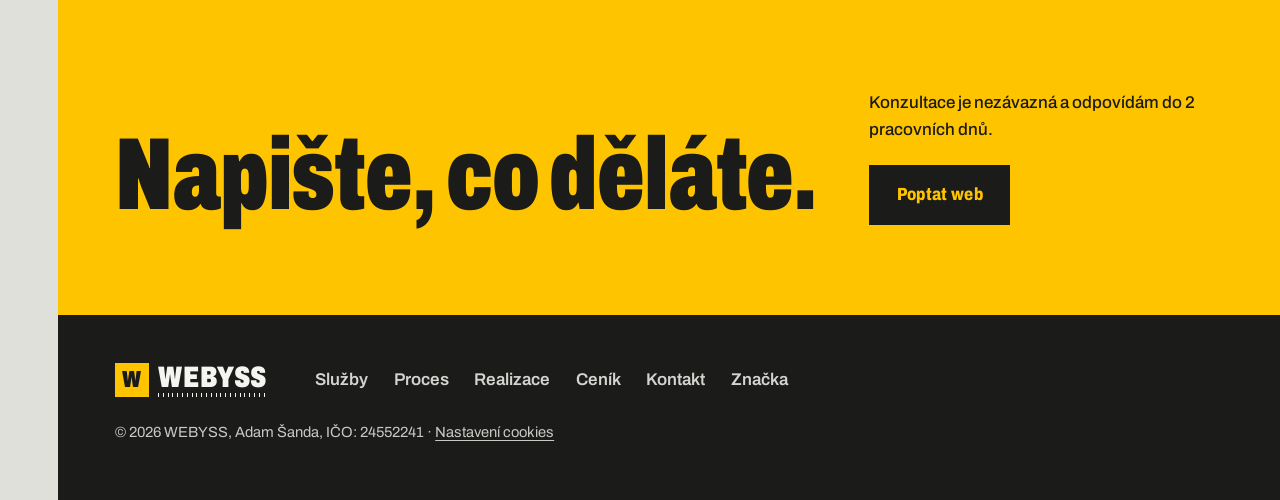
<file: koncept-b/proces.html>
<!DOCTYPE html>
<html lang="cs">
<head>
<meta charset="UTF-8">
<meta name="viewport" content="width=device-width, initial-scale=1.0">
<title>Proces tvorby webu | WEBYSS</title>
<meta name="description" content="Jak vzniká web ve čtyřech krocích: domluva, podklady, návrh a spuštění. Žádný krok není pevně daný.">
<link rel="icon" href="../favicon.ico" sizes="any">
<link rel="shortcut icon" href="../favicon.ico" type="image/x-icon">
<meta property="og:type" content="website">
<meta property="og:site_name" content="WEBYSS">
<meta property="og:title" content="Proces tvorby webu | WEBYSS">
<meta property="og:description" content="Jak vzniká web ve čtyřech krocích: domluva, podklady, návrh a spuštění. Žádný krok není pevně daný.">
<meta property="og:url" content="https://webyss.cz/">
<meta property="og:image" content="https://webyss.cz/logo-full.png">
<meta property="og:locale" content="cs_CZ">
<meta name="twitter:card" content="summary_large_image">
<meta name="twitter:title" content="Proces tvorby webu | WEBYSS">
<meta name="twitter:description" content="Jak vzniká web ve čtyřech krocích: domluva, podklady, návrh a spuštění. Žádný krok není pevně daný.">
<meta name="twitter:image" content="https://webyss.cz/logo-full.png">
<link rel="preconnect" href="https://fonts.googleapis.com">
<link rel="preconnect" href="https://fonts.gstatic.com" crossorigin>
<meta name="robots" content="noindex">
<link rel="preload" href="https://fonts.googleapis.com/css2?family=Archivo:wdth,wght@62..125,400..900&display=swap" as="style" onload="this.onload=null;this.rel='stylesheet'">
<noscript><link rel="stylesheet" href="https://fonts.googleapis.com/css2?family=Archivo:wdth,wght@62..125,400..900&display=swap"></noscript>
<link rel="stylesheet" href="style.css?v=5">
<script>document.documentElement.classList.add("js");</script>
<script type="application/ld+json">
{
  "@context": "https://schema.org",
  "@graph": [
    {
      "@type": "WebSite",
      "@id": "https://webyss.cz/#website",
      "url": "https://webyss.cz/",
      "name": "WEBYSS",
      "publisher": {"@id": "https://webyss.cz/#business"},
      "inLanguage": "cs"
    },
    {
      "@type": "ProfessionalService",
      "@id": "https://webyss.cz/#business",
      "name": "WEBYSS",
      "url": "https://webyss.cz/",
      "taxID": "24552241",
      "email": "webyswebys@gmail.com",
      "founder": {"@id": "https://webyss.cz/#person"},
      "employee": {"@id": "https://webyss.cz/#person"}
    },
    {
      "@type": "Person",
      "@id": "https://webyss.cz/#person",
      "name": "Adam \u0160anda",
      "email": "webyswebys@gmail.com",
      "worksFor": {"@id": "https://webyss.cz/#business"}
    }
  ]
}
</script>
</head>
<body>

<div class="pbar" aria-hidden="true"></div>
<div class="tape" aria-hidden="true"><div class="tape-inner"></div></div>
<div class="tape-pointer" aria-hidden="true"><div class="tape-reading"><b id="tape-val">0</b><small>cm</small></div></div>

<header class="site-header" id="top-bar">
  <div class="wrap header-inner">
    <a class="logo" href="index.html" aria-label="WEBYSS, úvodní stránka"><span class="logo-mark" aria-hidden="true">W</span><span class="logo-word">WEBYSS</span></a>
    <nav class="main-nav" id="main-nav" aria-label="Hlavní navigace">
      <a href="sluzby.html">Služby</a>
      <a href="proces.html" class="is-current" aria-current="page">Proces</a>
      <a href="realizace.html">Realizace</a>
      <a href="cenik.html">Ceník</a>
      <a href="kontakt.html">Kontakt</a>
    </nav>
    <a href="kontakt.html" class="btn btn-small header-cta">Poptat web</a>
    <button class="nav-toggle" id="nav-toggle" aria-label="Otevřít menu" aria-expanded="false" aria-controls="main-nav">
      <span></span><span></span><span></span>
    </button>
  </div>
</header>

<main>
  <section class="hero page-hero" id="top">
    <div class="wrap hero-inner">
      <h1 class="hero-title"><span class="line"><span>Čtyři kroky</span></span></h1>
      <div class="hero-foot"><p class="hero-lead">Žádný z kroků není pevně daný. Pokud už máte něco hotové, klidně ho přeskočíme.</p></div>
    </div>
    <div class="tape-h" aria-hidden="true"><div class="tape-h-inner"></div></div>
  </section>
  <section class="process" id="proces">
    <div class="wrap">
      <div class="step" data-line>
        <span class="step-num" aria-hidden="true">1</span>
        <h3>Krátká domluva</h3>
        <p>Napíšete mi, co potřebujete, a společně ujasníme rozsah, styl a cíl webu.</p>
      </div>
      <div class="step" data-line>
        <span class="step-num" aria-hidden="true">2</span>
        <h3>Podklady</h3>
        <p>Pošlete texty, kontakty, fotky, nebo jen pár základních informací, ze kterých vyjdeme.</p>
      </div>
      <div class="step" data-line>
        <span class="step-num" aria-hidden="true">3</span>
        <h3>Návrh a zpracování</h3>
        <p>Připravím podobu webu a doladíme detaily podle vašich připomínek.</p>
      </div>
      <div class="step" data-line>
        <span class="step-num" aria-hidden="true">4</span>
        <h3>Spuštění</h3>
        <p>Web nasadíme online, otestujeme, že vše funguje, a může sloužit zákazníkům.</p>
      </div>
    </div>
  </section>
  <section class="cta-band">
    <div class="wrap cta-inner">
      <h2 data-rise><span>Napište, co děláte.</span></h2>
      <div><p>Konzultace je nezávazná a odpovídám do 2 pracovních dnů.</p><a href="kontakt.html" class="btn">Poptat web</a></div>
    </div>
  </section>

</main>

<footer class="footer on-dark">
  <div class="wrap footer-inner">
    <a class="logo" href="index.html" aria-label="WEBYSS, úvodní stránka"><span class="logo-mark" aria-hidden="true">W</span><span class="logo-word">WEBYSS</span></a>
    <nav class="footer-nav" aria-label="Patička">
      <a href="sluzby.html">Služby</a>
      <a href="proces.html">Proces</a>
      <a href="realizace.html">Realizace</a>
      <a href="cenik.html">Ceník</a>
      <a href="kontakt.html">Kontakt</a>
      <a href="brand.html">Značka</a>
    </nav>
    <p class="footer-meta">
      © 2026 WEBYSS, Adam Šanda, IČO: 24552241
      · <button type="button" class="footer-link-btn" id="open-cookie-settings">Nastavení cookies</button>
    </p>
  </div>
</footer>

<!-- COOKIE LIŠTA -->
<div class="cookie-banner" id="cookie-banner" role="dialog" aria-live="polite" aria-labelledby="cookie-banner-title" hidden>
  <div class="cookie-banner-inner">
    <div class="cookie-banner-text">
      <p id="cookie-banner-title" class="cookie-banner-title"><strong>Používáme cookies</strong></p>
      <p>
        Nezbytné cookies používáme vždy, aby web fungoval správně. Se souhlasem
        bychom rádi používali i analytické a marketingové cookies, díky kterým
        pochopíme, jak web funguje, a případně vylepšíme jeho obsah a nabídku.
        Souhlas je dobrovolný a můžete ho kdykoliv odvolat nebo změnit v
        nastavení cookies v patě webu. Více v
        <button type="button" class="link-btn" id="open-cookie-details">zásadách používání cookies</button>.
      </p>
    </div>
    <div class="cookie-banner-actions">
      <button type="button" class="btn btn-ghost btn-small" id="cookie-reject">Odmítnout nepovinné</button>
      <button type="button" class="btn btn-ghost btn-small" id="cookie-settings">Nastavení</button>
      <button type="button" class="btn btn-primary btn-small" id="cookie-accept">Přijmout vše</button>
    </div>
  </div>
</div>

<!-- MODÁL S PODROBNÝM NASTAVENÍM -->
<div class="cookie-modal-overlay" id="cookie-modal-overlay" hidden>
  <div class="cookie-modal" role="dialog" aria-modal="true" aria-labelledby="cookie-modal-title">
    <button type="button" class="cookie-modal-close" id="cookie-modal-close" aria-label="Zavřít nastavení cookies">✕</button>
    <p id="cookie-modal-title" class="cookie-modal-title">Nastavení cookies</p>
    <p>
      Vyberte si, které kategorie cookies nám povolíte. Nezbytné cookies nejde
      vypnout, protože bez nich by web nefungoval správně.
    </p>

    <div class="cookie-category">
      <div class="cookie-category-head">
        <label class="switch">
          <input type="checkbox" checked disabled>
          <span class="switch-slider"></span>
        </label>
        <div>
          <p class="cookie-category-title">Nezbytné cookies</p>
          <p>Umožňují základní fungování webu (např. zapamatování vaší volby ohledně cookies). Vždy aktivní.</p>
        </div>
      </div>
    </div>

    <div class="cookie-category">
      <div class="cookie-category-head">
        <label class="switch">
          <input type="checkbox" id="consent-analytics">
          <span class="switch-slider"></span>
        </label>
        <div>
          <p class="cookie-category-title">Analytické cookies</p>
          <p>Pomáhají nám anonymně pochopit návštěvnost a chování na webu, abychom ho mohli zlepšovat.</p>
        </div>
      </div>
    </div>

    <div class="cookie-category">
      <div class="cookie-category-head">
        <label class="switch">
          <input type="checkbox" id="consent-marketing">
          <span class="switch-slider"></span>
        </label>
        <div>
          <p class="cookie-category-title">Marketingové cookies</p>
          <p>Slouží k zobrazování relevantnější nabídky a měření účinnosti případné reklamy.</p>
        </div>
      </div>
    </div>

    <details class="cookie-details" id="cookie-details-panel">
      <summary>Zásady používání cookies</summary>
      <p>
        Cookies jsou malé textové soubory, které si při návštěvě webu ukládá
        váš prohlížeč. Slouží k tomu, aby si web zapamatoval vaše nastavení
        nebo abychom mohli anonymně vyhodnocovat návštěvnost.
      </p>
      <p>
        <strong>Nezbytné:</strong> uchovávají pouze vaši volbu ohledně cookies
        (lokálně ve vašem prohlížeči) a nejsou předávány třetím stranám.
      </p>
      <p>
        <strong>Analytické / marketingové:</strong> aktivují se pouze s vaším
        souhlasem a mohou zahrnovat nástroje třetích stran (např. Google
        Analytics). Souhlas můžete kdykoliv odvolat tlačítkem „Nastavení
        cookies“ v patě webu.
      </p>
      <p>
        Provozovatelem webu a správcem údajů je Adam Šanda, IČO: 24552241,
        kontakt: <a href="mailto:webyswebys@gmail.com">webyswebys@gmail.com</a>.
      </p>
    </details>

    <div class="cookie-modal-actions">
      <button type="button" class="btn btn-ghost btn-small" id="cookie-reject-modal">Odmítnout nepovinné</button>
      <button type="button" class="btn btn-primary btn-small" id="cookie-save">Uložit nastavení</button>
    </div>
  </div>
</div>

<script src="script.js?v=3"></script>
<script src="motion.js?v=3"></script>
</body>
</html>
</file>
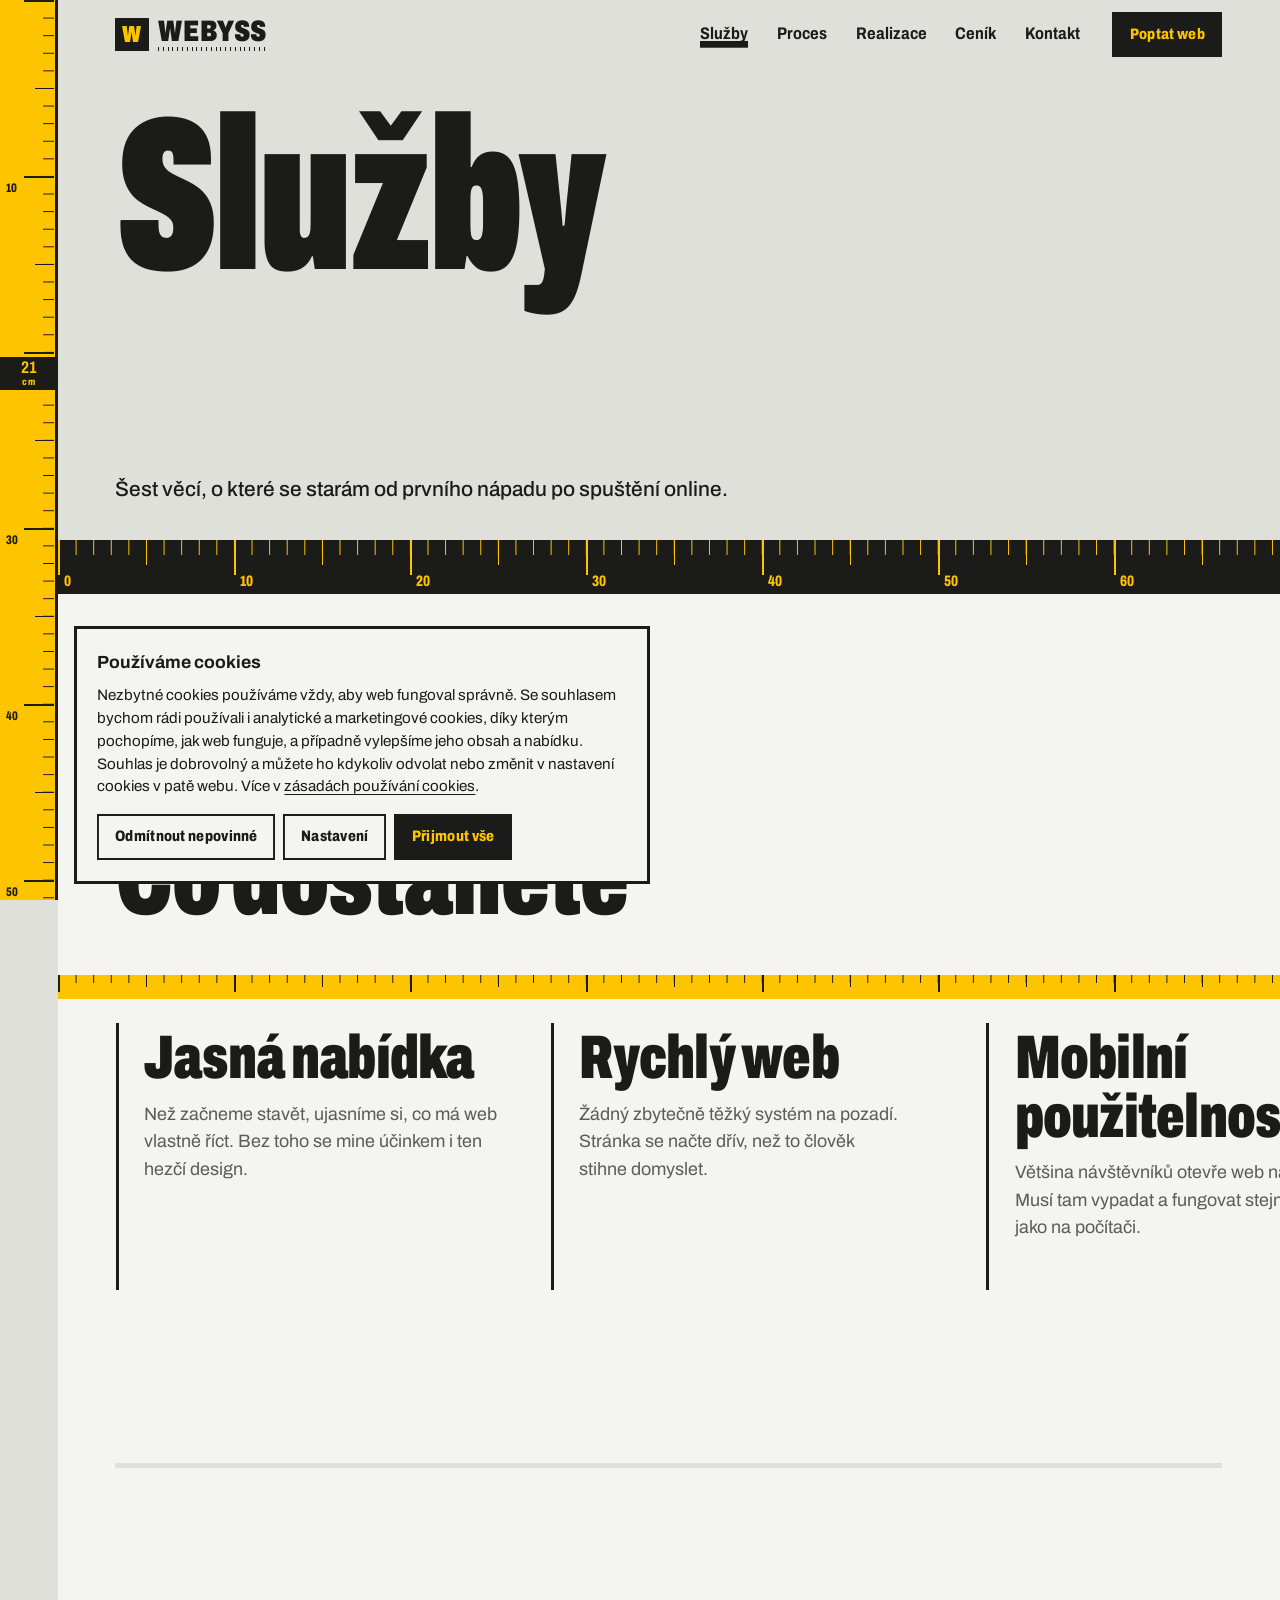
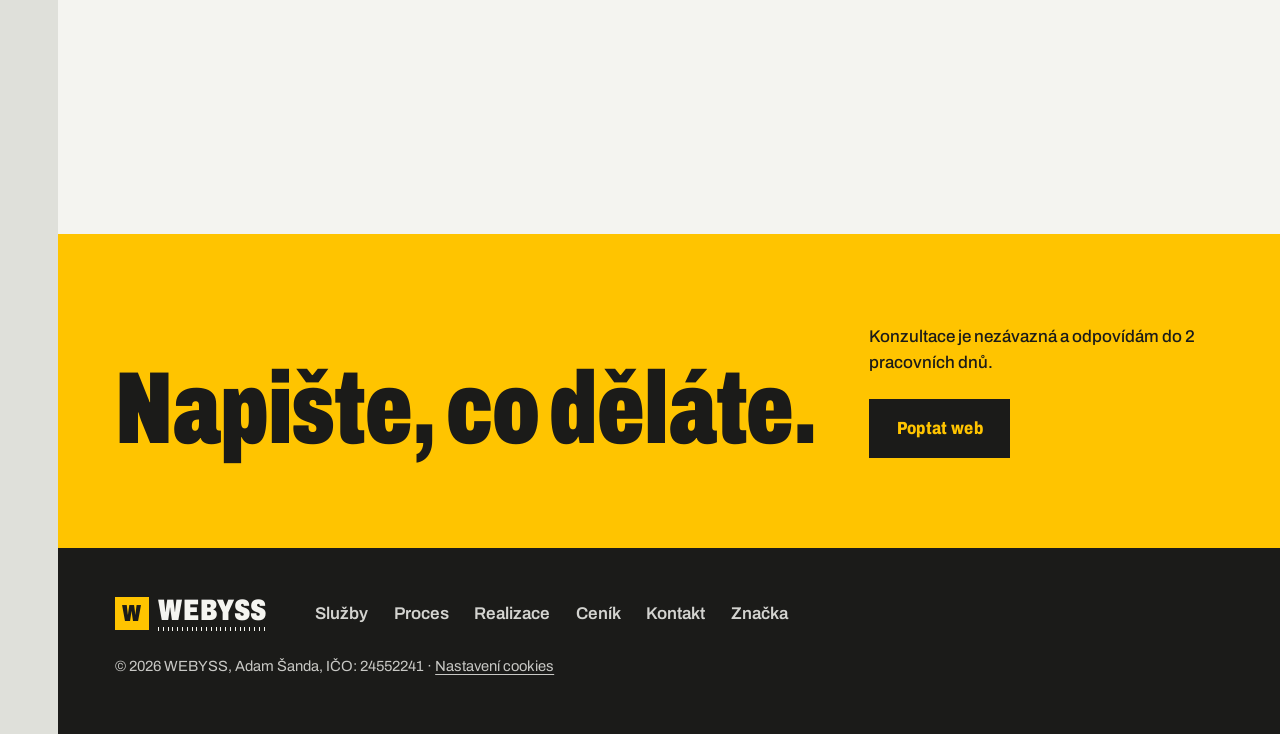
<file: koncept-b/sluzby.html>
<!DOCTYPE html>
<html lang="cs">
<head>
<meta charset="UTF-8">
<meta name="viewport" content="width=device-width, initial-scale=1.0">
<title>Služby | WEBYSS</title>
<meta name="description" content="Co dostanete s webem od WEBYSS: jasnou nabídku, rychlý a mobilní web, strukturu, nasazení online a drobné úpravy.">
<link rel="icon" href="../favicon.ico" sizes="any">
<link rel="shortcut icon" href="../favicon.ico" type="image/x-icon">
<meta property="og:type" content="website">
<meta property="og:site_name" content="WEBYSS">
<meta property="og:title" content="Služby | WEBYSS">
<meta property="og:description" content="Co dostanete s webem od WEBYSS: jasnou nabídku, rychlý a mobilní web, strukturu, nasazení online a drobné úpravy.">
<meta property="og:url" content="https://webyss.cz/">
<meta property="og:image" content="https://webyss.cz/logo-full.png">
<meta property="og:locale" content="cs_CZ">
<meta name="twitter:card" content="summary_large_image">
<meta name="twitter:title" content="Služby | WEBYSS">
<meta name="twitter:description" content="Co dostanete s webem od WEBYSS: jasnou nabídku, rychlý a mobilní web, strukturu, nasazení online a drobné úpravy.">
<meta name="twitter:image" content="https://webyss.cz/logo-full.png">
<link rel="preconnect" href="https://fonts.googleapis.com">
<link rel="preconnect" href="https://fonts.gstatic.com" crossorigin>
<meta name="robots" content="noindex">
<link rel="preload" href="https://fonts.googleapis.com/css2?family=Archivo:wdth,wght@62..125,400..900&display=swap" as="style" onload="this.onload=null;this.rel='stylesheet'">
<noscript><link rel="stylesheet" href="https://fonts.googleapis.com/css2?family=Archivo:wdth,wght@62..125,400..900&display=swap"></noscript>
<link rel="stylesheet" href="style.css?v=5">
<script>document.documentElement.classList.add("js");</script>
<script type="application/ld+json">
{
  "@context": "https://schema.org",
  "@graph": [
    {
      "@type": "WebSite",
      "@id": "https://webyss.cz/#website",
      "url": "https://webyss.cz/",
      "name": "WEBYSS",
      "publisher": {"@id": "https://webyss.cz/#business"},
      "inLanguage": "cs"
    },
    {
      "@type": "ProfessionalService",
      "@id": "https://webyss.cz/#business",
      "name": "WEBYSS",
      "url": "https://webyss.cz/",
      "taxID": "24552241",
      "email": "webyswebys@gmail.com",
      "founder": {"@id": "https://webyss.cz/#person"},
      "employee": {"@id": "https://webyss.cz/#person"}
    },
    {
      "@type": "Person",
      "@id": "https://webyss.cz/#person",
      "name": "Adam \u0160anda",
      "email": "webyswebys@gmail.com",
      "worksFor": {"@id": "https://webyss.cz/#business"}
    }
  ]
}
</script>
</head>
<body>

<div class="pbar" aria-hidden="true"></div>
<div class="tape" aria-hidden="true"><div class="tape-inner"></div></div>
<div class="tape-pointer" aria-hidden="true"><div class="tape-reading"><b id="tape-val">0</b><small>cm</small></div></div>

<header class="site-header" id="top-bar">
  <div class="wrap header-inner">
    <a class="logo" href="index.html" aria-label="WEBYSS, úvodní stránka"><span class="logo-mark" aria-hidden="true">W</span><span class="logo-word">WEBYSS</span></a>
    <nav class="main-nav" id="main-nav" aria-label="Hlavní navigace">
      <a href="sluzby.html" class="is-current" aria-current="page">Služby</a>
      <a href="proces.html">Proces</a>
      <a href="realizace.html">Realizace</a>
      <a href="cenik.html">Ceník</a>
      <a href="kontakt.html">Kontakt</a>
    </nav>
    <a href="kontakt.html" class="btn btn-small header-cta">Poptat web</a>
    <button class="nav-toggle" id="nav-toggle" aria-label="Otevřít menu" aria-expanded="false" aria-controls="main-nav">
      <span></span><span></span><span></span>
    </button>
  </div>
</header>

<main>
  <section class="hero page-hero" id="top">
    <div class="wrap hero-inner">
      <h1 class="hero-title"><span class="line"><span>Služby</span></span></h1>
      <div class="hero-foot"><p class="hero-lead">Šest věcí, o které se starám od prvního nápadu po spuštění online.</p></div>
    </div>
    <div class="tape-h" aria-hidden="true"><div class="tape-h-inner"></div></div>
  </section>
  <section class="hscroll" id="sluzby" data-hscroll>
    <div class="hs-sticky">
      <div class="hs-head">
        <h2 data-rise><span>Co dostanete</span></h2>
      </div>
      <div class="hs-track">
        <article class="hs-panel">
          <h3>Jasná nabídka</h3>
          <p>Než začneme stavět, ujasníme si, co má web vlastně říct. Bez toho se mine účinkem i ten hezčí design.</p>
        </article>
        <article class="hs-panel">
          <h3>Rychlý web</h3>
          <p>Žádný zbytečně těžký systém na pozadí. Stránka se načte dřív, než to člověk stihne domyslet.</p>
        </article>
        <article class="hs-panel">
          <h3>Mobilní použitelnost</h3>
          <p>Většina návštěvníků otevře web na telefonu. Musí tam vypadat a fungovat stejně dobře jako na počítači.</p>
        </article>
        <article class="hs-panel">
          <h3>Struktura webu</h3>
          <p>Ne všechno patří na úvodní stránku. Pomůžu rozhodnout, co tam má být a co si zaslouží vlastní prostor.</p>
        </article>
        <article class="hs-panel">
          <h3>Nasazení online</h3>
          <p>Doména, hosting, ostrý provoz. O tohle se postarám, ať web co nejdřív začne fungovat pro zákazníky.</p>
        </article>
        <article class="hs-panel">
          <h3>Drobné úpravy</h3>
          <p>Web nekončí spuštěním. Když bude potřeba něco doplnit nebo přepsat, stačí napsat.</p>
        </article>
        <article class="hs-panel">
          <h3>Komu to sedí</h3>
          <ul>
            <li>Řemeslníci: elektrikáři, instalatéři, truhláři, podlaháři, zámečníci.</li>
            <li>Služby: účetní, poradci, freelanceři, marketéři.</li>
            <li>Menší firmy: kavárny, salony, studia, půjčovny.</li>
          </ul>
        </article>
      </div>
      <div class="hs-progress" aria-hidden="true"><i></i></div>
    </div>
  </section>
  <section class="cta-band">
    <div class="wrap cta-inner">
      <h2 data-rise><span>Napište, co děláte.</span></h2>
      <div><p>Konzultace je nezávazná a odpovídám do 2 pracovních dnů.</p><a href="kontakt.html" class="btn">Poptat web</a></div>
    </div>
  </section>

</main>

<footer class="footer on-dark">
  <div class="wrap footer-inner">
    <a class="logo" href="index.html" aria-label="WEBYSS, úvodní stránka"><span class="logo-mark" aria-hidden="true">W</span><span class="logo-word">WEBYSS</span></a>
    <nav class="footer-nav" aria-label="Patička">
      <a href="sluzby.html">Služby</a>
      <a href="proces.html">Proces</a>
      <a href="realizace.html">Realizace</a>
      <a href="cenik.html">Ceník</a>
      <a href="kontakt.html">Kontakt</a>
      <a href="brand.html">Značka</a>
    </nav>
    <p class="footer-meta">
      © 2026 WEBYSS, Adam Šanda, IČO: 24552241
      · <button type="button" class="footer-link-btn" id="open-cookie-settings">Nastavení cookies</button>
    </p>
  </div>
</footer>

<!-- COOKIE LIŠTA -->
<div class="cookie-banner" id="cookie-banner" role="dialog" aria-live="polite" aria-labelledby="cookie-banner-title" hidden>
  <div class="cookie-banner-inner">
    <div class="cookie-banner-text">
      <p id="cookie-banner-title" class="cookie-banner-title"><strong>Používáme cookies</strong></p>
      <p>
        Nezbytné cookies používáme vždy, aby web fungoval správně. Se souhlasem
        bychom rádi používali i analytické a marketingové cookies, díky kterým
        pochopíme, jak web funguje, a případně vylepšíme jeho obsah a nabídku.
        Souhlas je dobrovolný a můžete ho kdykoliv odvolat nebo změnit v
        nastavení cookies v patě webu. Více v
        <button type="button" class="link-btn" id="open-cookie-details">zásadách používání cookies</button>.
      </p>
    </div>
    <div class="cookie-banner-actions">
      <button type="button" class="btn btn-ghost btn-small" id="cookie-reject">Odmítnout nepovinné</button>
      <button type="button" class="btn btn-ghost btn-small" id="cookie-settings">Nastavení</button>
      <button type="button" class="btn btn-primary btn-small" id="cookie-accept">Přijmout vše</button>
    </div>
  </div>
</div>

<!-- MODÁL S PODROBNÝM NASTAVENÍM -->
<div class="cookie-modal-overlay" id="cookie-modal-overlay" hidden>
  <div class="cookie-modal" role="dialog" aria-modal="true" aria-labelledby="cookie-modal-title">
    <button type="button" class="cookie-modal-close" id="cookie-modal-close" aria-label="Zavřít nastavení cookies">✕</button>
    <p id="cookie-modal-title" class="cookie-modal-title">Nastavení cookies</p>
    <p>
      Vyberte si, které kategorie cookies nám povolíte. Nezbytné cookies nejde
      vypnout, protože bez nich by web nefungoval správně.
    </p>

    <div class="cookie-category">
      <div class="cookie-category-head">
        <label class="switch">
          <input type="checkbox" checked disabled>
          <span class="switch-slider"></span>
        </label>
        <div>
          <p class="cookie-category-title">Nezbytné cookies</p>
          <p>Umožňují základní fungování webu (např. zapamatování vaší volby ohledně cookies). Vždy aktivní.</p>
        </div>
      </div>
    </div>

    <div class="cookie-category">
      <div class="cookie-category-head">
        <label class="switch">
          <input type="checkbox" id="consent-analytics">
          <span class="switch-slider"></span>
        </label>
        <div>
          <p class="cookie-category-title">Analytické cookies</p>
          <p>Pomáhají nám anonymně pochopit návštěvnost a chování na webu, abychom ho mohli zlepšovat.</p>
        </div>
      </div>
    </div>

    <div class="cookie-category">
      <div class="cookie-category-head">
        <label class="switch">
          <input type="checkbox" id="consent-marketing">
          <span class="switch-slider"></span>
        </label>
        <div>
          <p class="cookie-category-title">Marketingové cookies</p>
          <p>Slouží k zobrazování relevantnější nabídky a měření účinnosti případné reklamy.</p>
        </div>
      </div>
    </div>

    <details class="cookie-details" id="cookie-details-panel">
      <summary>Zásady používání cookies</summary>
      <p>
        Cookies jsou malé textové soubory, které si při návštěvě webu ukládá
        váš prohlížeč. Slouží k tomu, aby si web zapamatoval vaše nastavení
        nebo abychom mohli anonymně vyhodnocovat návštěvnost.
      </p>
      <p>
        <strong>Nezbytné:</strong> uchovávají pouze vaši volbu ohledně cookies
        (lokálně ve vašem prohlížeči) a nejsou předávány třetím stranám.
      </p>
      <p>
        <strong>Analytické / marketingové:</strong> aktivují se pouze s vaším
        souhlasem a mohou zahrnovat nástroje třetích stran (např. Google
        Analytics). Souhlas můžete kdykoliv odvolat tlačítkem „Nastavení
        cookies“ v patě webu.
      </p>
      <p>
        Provozovatelem webu a správcem údajů je Adam Šanda, IČO: 24552241,
        kontakt: <a href="mailto:webyswebys@gmail.com">webyswebys@gmail.com</a>.
      </p>
    </details>

    <div class="cookie-modal-actions">
      <button type="button" class="btn btn-ghost btn-small" id="cookie-reject-modal">Odmítnout nepovinné</button>
      <button type="button" class="btn btn-primary btn-small" id="cookie-save">Uložit nastavení</button>
    </div>
  </div>
</div>

<script src="script.js?v=3"></script>
<script src="motion.js?v=3"></script>
</body>
</html>
</file>
<file: styles-v2.css>
/* ==================================================
   WEBYSS — redesign v2 (homepage)
   Indigo z loga, klidná typografie, bez šablonových komponent.
   Jeden výrazný moment: ukázka práce, která se při scrollu roztáhne.
================================================== */

:root {
  --ink: #14121f;
  --paper: #fafafc;
  --mist: #e9e8f2;
  --muted: #666379;
  --indigo: #5226ff;
  --indigo-deep: #2b1a9e;
  --on-indigo: #ffffff;

  --font-display: "Bricolage Grotesque", "Inter Display", "Inter", system-ui, sans-serif;
  --font-body: "Hanken Grotesk", "Inter", system-ui, -apple-system, "Segoe UI", sans-serif;

  --gutter: clamp(1.25rem, 5vw, 4.5rem);
  --max: 82.5rem;
  --header-h: 4.25rem;
  --radius: 0.375rem;
  --ease: cubic-bezier(0.2, 0.7, 0.1, 1);
}

*, *::before, *::after { box-sizing: border-box; }

/* Od šířky 1440 px roste všechno úměrně s oknem (rem), strop je 2,25násobek; níže se nemění nic */
html {
  font-size: clamp(100%, 1.111vw, 2.25rem);
  scroll-behavior: smooth;
  scroll-padding-top: var(--header-h);
}

body {
  margin: 0;
  background: var(--paper);
  color: var(--ink);
  font-family: var(--font-body);
  font-size: 1.0625rem;
  line-height: 1.65;
  -webkit-font-smoothing: antialiased;
  text-rendering: optimizeLegibility;
}

img { display: block; max-width: 100%; height: auto; }
a { color: inherit; text-decoration: none; }
button { font: inherit; color: inherit; }

:focus-visible {
  outline: 2px solid var(--indigo);
  outline-offset: 0.1875rem;
  border-radius: 2px;
}

.wrap {
  width: 100%;
  max-width: var(--max);
  margin: 0 auto;
  padding: 0 var(--gutter);
}

/* ---------- Typography ---------- */

h1, h2, h3 {
  font-family: var(--font-display);
  font-weight: 600;
  line-height: 1.02;
  letter-spacing: -0.03em;
  margin: 0;
  text-wrap: balance;
}

h1 { font-size: clamp(2.7rem, 8vw, 7rem); letter-spacing: -0.04em; line-height: 0.96; }
h2 { font-size: clamp(2rem, 4.6vw, 3.75rem); }
h3 { font-size: clamp(1.25rem, 2vw, 1.6rem); letter-spacing: -0.02em; }

p { margin: 0; max-width: 56ch; text-wrap: pretty; }

.text-link {
  background-image: linear-gradient(currentColor, currentColor);
  background-size: 100% 1px;
  background-position: 0 100%;
  background-repeat: no-repeat;
  padding-bottom: 2px;
  transition: background-size 0.3s var(--ease), color 0.2s ease;
}
.text-link:hover { color: var(--indigo); background-size: 0 1px; background-position: 100% 100%; }

/* ---------- Buttons ---------- */

.btn {
  display: inline-flex;
  align-items: center;
  justify-content: center;
  gap: 0.6em;
  padding: 0.95em 1.5em;
  border: 0;
  border-radius: var(--radius);
  background: var(--indigo);
  color: #fff;
  font-weight: 600;
  font-size: 1rem;
  line-height: 1.2;
  cursor: pointer;
  white-space: nowrap;
  transition: background 0.2s ease, color 0.2s ease;
}
.btn:hover { background: var(--indigo-deep); }
.btn:disabled { opacity: 0.55; cursor: not-allowed; }
.btn-small { padding: 0.7em 1.15em; font-size: 0.92rem; }
.btn-light { background: #fff; color: var(--ink); }
.btn-light:hover { background: var(--mist); color: var(--ink); }

/* ---------- Header ---------- */

.site-header {
  position: sticky;
  top: 0;
  z-index: 100;
  height: var(--header-h);
  background: transparent;
  border-bottom: 1px solid transparent;
  transition: background 0.3s ease, border-color 0.3s ease;
}
.site-header.scrolled {
  background: rgba(250, 250, 252, 0.88);
  backdrop-filter: blur(0.75rem);
  -webkit-backdrop-filter: blur(0.75rem);
  border-bottom-color: var(--mist);
}

.header-inner {
  display: flex;
  align-items: center;
  gap: 2rem;
  height: 100%;
}

/* Soubor loga má kolem znaku vnitřní okraj, proto záporný odsazení k okraji textu */
.logo { display: block; width: 9.75rem; margin: 0 auto 0 -1.125rem; flex: none; }
.logo img { width: 100%; }

.main-nav { display: flex; gap: 1.75rem; }
.main-nav a { font-size: 0.95rem; font-weight: 500; color: var(--muted); transition: color 0.2s ease; }
.main-nav a:hover { color: var(--ink); }

.nav-toggle {
  display: none;
  width: 2.75rem;
  height: 2.75rem;
  padding: 0;
  background: none;
  border: 0;
  cursor: pointer;
  position: relative;
}
.nav-toggle span {
  position: absolute;
  left: 0.6875rem;
  right: 0.6875rem;
  height: 2px;
  background: var(--ink);
  transition: transform 0.3s var(--ease), top 0.3s var(--ease);
}
.nav-toggle span:nth-child(1) { top: 1.125rem; }
.nav-toggle span:nth-child(2) { top: 1.5rem; }
.nav-toggle span:nth-child(3) { display: none; }
.nav-open .nav-toggle span:nth-child(1) { top: 1.3125rem; transform: rotate(45deg); }
.nav-open .nav-toggle span:nth-child(2) { top: 1.3125rem; transform: rotate(-45deg); }

/* ---------- Hero ---------- */

.hero { padding: clamp(3.5rem, 11vh, 8.75rem) 0 clamp(3rem, 8vh, 6rem); }

:is(.hero, .page-hero) h1 { max-width: 14ch; }
:is(.hero, .page-hero) h1 .line { display: block; overflow: hidden; padding-bottom: 0.08em; margin-bottom: -0.08em; }
:is(.hero, .page-hero) h1 .line > span { display: block; }

.hero-foot {
  display: grid;
  grid-template-columns: repeat(12, 1fr);
  column-gap: 1.5rem;
  row-gap: 2rem;
  margin-top: clamp(2.5rem, 7vh, 5.5rem);
  align-items: end;
}
.hero-lead { grid-column: 1 / span 5; font-size: 1.2rem; color: var(--ink); }
.hero-actions { grid-column: 8 / span 5; display: flex; align-items: center; gap: 1.75rem; flex-wrap: wrap; }

.hero-rule {
  height: 1px;
  background: var(--ink);
  margin-top: clamp(3rem, 9vh, 7rem);
  transform-origin: left center;
}

/* ---------- Statement (slovo po slovu při scrollu) ---------- */

.statement { padding: clamp(4.5rem, 14vh, 11.25rem) 0; }
.statement p {
  max-width: 22ch;
  font-family: var(--font-display);
  font-weight: 600;
  font-size: clamp(2rem, 5.2vw, 4.5rem);
  line-height: 1.06;
  letter-spacing: -0.03em;
}
.statement .w { transition: opacity 0.2s linear; }

/* ---------- Ceník (jedna věta, jeden odkaz) ---------- */

.price-line { padding: clamp(5rem, 14vh, 10.5rem) 0 clamp(4.5rem, 12vh, 8.75rem); }
.price-line p {
  max-width: 24ch;
  font-family: var(--font-display);
  font-weight: 600;
  font-size: clamp(1.75rem, 3.6vw, 3rem);
  line-height: 1.12;
  letter-spacing: -0.025em;
}
.price-line .text-link { display: inline-block; margin-top: 1.75rem; font-size: 1.05rem; }

/* ---------- Kontakt ---------- */

.contact { background: var(--indigo); color: var(--on-indigo); padding: clamp(4.5rem, 12vh, 9.375rem) 0; }
.contact-grid {
  display: grid;
  grid-template-columns: repeat(12, 1fr);
  column-gap: 1.5rem;
  row-gap: 3.5rem;
}
.contact-text { grid-column: 1 / span 6; display: grid; gap: 1.75rem; align-content: start; }
.contact-text h2 { max-width: 12ch; }
.contact-text p { color: rgba(255, 255, 255, 0.86); }
.contact-links { display: flex; flex-wrap: wrap; gap: 0.75rem 1.75rem; margin-top: 0.5rem; }
.contact-links a { font-weight: 600; }
.contact-links .text-link:hover { color: #fff; opacity: 0.8; }

.contact-form { grid-column: 8 / span 5; display: grid; gap: 1.75rem; align-content: start; }
.contact .field { display: grid; gap: 0.375rem; }
.contact label { font-size: 0.92rem; font-weight: 500; color: rgba(255, 255, 255, 0.86); }
.contact input[type="text"],
.contact input[type="email"],
.contact textarea {
  width: 100%;
  padding: 0.625rem 0;
  border: 0;
  border-bottom: 1px solid rgba(255, 255, 255, 0.5);
  border-radius: 0;
  background: transparent;
  color: #fff;
  font: inherit;
  font-size: 1.15rem;
  transition: border-color 0.2s ease;
}
.contact textarea { resize: vertical; min-height: 7.5rem; }
.contact input::placeholder,
.contact textarea::placeholder { color: rgba(255, 255, 255, 0.6); }
.contact input:focus,
.contact textarea:focus { outline: none; border-bottom-color: #fff; box-shadow: 0 1px 0 #fff; }
.contact .btn { justify-self: start; }
.contact :focus-visible { outline-color: #fff; }
.hp-field { position: absolute; left: -624.9375rem; width: 1px; height: 1px; opacity: 0; }

.form-note { font-size: 0.92rem; color: rgba(255, 255, 255, 0.8); max-width: 44ch; }
.form-note-ok { color: #fff; font-weight: 600; }
.form-note-error { color: #ffd6d6; font-weight: 600; }

/* ---------- Footer ---------- */

.site-footer { padding: 3rem 0 3.5rem; }
.footer-inner { display: flex; flex-wrap: wrap; align-items: center; gap: 1.5rem 3rem; }
.footer-inner .logo { width: 8.25rem; margin-right: 0; }
.footer-nav { display: flex; flex-wrap: wrap; gap: 0.5rem 1.5rem; margin-right: auto; }
.footer-nav a { font-size: 0.95rem; color: var(--muted); transition: color 0.2s ease; }
.footer-nav a:hover { color: var(--ink); }
.footer-meta { font-size: 0.88rem; color: var(--muted); max-width: none; }
.footer-link-btn, .link-btn {
  padding: 0;
  background: none;
  border: 0;
  color: inherit;
  text-decoration: underline;
  text-underline-offset: 0.1875rem;
  cursor: pointer;
}
.footer-link-btn:hover, .link-btn:hover { color: var(--indigo); }

/* ---------- Sekce a nadpisy ---------- */

.section { padding: clamp(4rem, 11vh, 8.75rem) 0; }
.section-head {
  display: grid;
  grid-template-columns: repeat(12, 1fr);
  column-gap: 1.5rem;
  margin-bottom: clamp(2rem, 6vh, 4.5rem);
}
.section-head h2 { grid-column: 1 / span 7; }

.page-hero { padding: clamp(3rem, 9vh, 7rem) 0 clamp(2rem, 6vh, 4.5rem); }
.page-hero h1 { font-size: clamp(2.5rem, 7vw, 6rem); max-width: 14ch; }
.page-hero .hero-foot { margin-top: clamp(2rem, 6vh, 4rem); }
.page-hero .hero-rule { margin-top: clamp(2.5rem, 7vh, 5rem); }

.main-nav a[aria-current="page"] { color: var(--ink); }

/* ---------- Řádky se seznamem (čára se při vstupu nakreslí) ---------- */

.rows { position: relative; }
.row {
  position: relative;
  display: grid;
  grid-template-columns: repeat(12, 1fr);
  column-gap: 1.5rem;
  row-gap: 0.5rem;
  padding: clamp(1.375rem, 3.6vh, 2.25rem) 0;
}
.row::before, .rows::after {
  content: "";
  position: absolute;
  left: 0; right: 0; top: 0;
  height: 1px;
  background: var(--ink);
  transform-origin: left center;
}
.rows::after { top: auto; bottom: 0; }
.row h3 { grid-column: 1 / span 5; }
.row p { grid-column: 7 / span 6; color: var(--muted); }

.cols-3 { display: grid; grid-template-columns: repeat(3, 1fr); gap: 3rem 1.5rem; }
.col { position: relative; padding-top: 1.5rem; display: grid; gap: 0.625rem; align-content: start; }
.col::before {
  content: "";
  position: absolute;
  left: 0; right: 0; top: 0;
  height: 1px;
  background: var(--ink);
  transform-origin: left center;
}
.col p { color: var(--muted); }

/* ---------- Pruh s výzvou ---------- */

.cta-band { background: var(--indigo); color: var(--on-indigo); padding: clamp(4rem, 11vh, 8.125rem) 0; }
.cta-grid {
  display: grid;
  grid-template-columns: repeat(12, 1fr);
  column-gap: 1.5rem;
  row-gap: 2rem;
  align-items: end;
}
.cta-grid h2 { grid-column: 1 / span 7; max-width: 14ch; }
.cta-grid .cta-side { grid-column: 9 / span 4; display: grid; gap: 1.5rem; justify-items: start; }
.cta-grid p { color: rgba(255, 255, 255, 0.86); }

/* ---------- Proces (skutečná posloupnost, proto číslování) ---------- */

.steps { display: grid; grid-template-columns: repeat(12, 1fr); column-gap: 1.5rem; }
.steps-intro {
  grid-column: 1 / span 4;
  position: sticky;
  top: calc(var(--header-h) + 2.5rem);
  align-self: start;
  display: grid;
  gap: 1.25rem;
}
.steps-intro p { color: var(--muted); }
.steps-list { grid-column: 6 / span 7; }
.step {
  display: grid;
  grid-template-columns: clamp(4.5rem, 9vw, 8rem) 1fr;
  column-gap: 1.5rem;
  padding-bottom: clamp(3.5rem, 12vh, 8.75rem);
}
.step:last-child { padding-bottom: 0; }
.step-num {
  font-family: var(--font-display);
  font-weight: 600;
  font-size: clamp(3.5rem, 7vw, 6rem);
  line-height: 0.9;
  letter-spacing: -0.04em;
  color: var(--indigo);
}
.step-body { display: grid; gap: 0.75rem; align-content: start; padding-top: 0.375rem; }
.step-body p { color: var(--muted); }

/* ---------- Ceník ---------- */

.offer { display: grid; grid-template-columns: repeat(12, 1fr); column-gap: 1.5rem; row-gap: 3rem; align-items: start; }
.offer-price { grid-column: 1 / span 6; display: grid; gap: 0.5rem; justify-items: start; }
.offer-from { color: var(--muted); }
.offer-amount {
  font-family: var(--font-display);
  font-weight: 600;
  font-size: clamp(3.5rem, 9vw, 8rem);
  line-height: 0.95;
  letter-spacing: -0.045em;
  white-space: nowrap;
}
.offer-vat { color: var(--muted); margin-bottom: 1.25rem; }
.offer-list { grid-column: 8 / span 5; list-style: none; margin: 0; padding: 0; position: relative; }
.offer-list li {
  position: relative;
  padding: 1.125rem 0;
  font-family: var(--font-display);
  font-weight: 600;
  font-size: clamp(1.15rem, 1.8vw, 1.45rem);
  letter-spacing: -0.02em;
}
.offer-list li::before {
  content: "";
  position: absolute;
  left: 0; right: 0; top: 0;
  height: 1px;
  background: var(--ink);
  transform-origin: left center;
}
.offer-list::after { content: ""; display: block; height: 1px; background: var(--ink); }

.example {
  position: relative;
  display: flex;
  align-items: baseline;
  justify-content: space-between;
  gap: 1.5rem;
  padding: clamp(1.25rem, 3.4vh, 2rem) 0;
}
.example::before {
  content: "";
  position: absolute;
  left: 0; right: 0; top: 0;
  height: 1px;
  background: var(--ink);
  transform-origin: left center;
}
.example span { font-size: 1.15rem; }
.example strong { font-family: var(--font-display); font-weight: 600; font-size: clamp(1.3rem, 2.2vw, 1.8rem); letter-spacing: -0.02em; white-space: nowrap; }
.examples { position: relative; }
.examples::after { content: ""; display: block; height: 1px; background: var(--ink); }

.faq { max-width: 55rem; }
.faq details { border-top: 1px solid var(--ink); }
.faq details:last-child { border-bottom: 1px solid var(--ink); }
.faq summary {
  display: flex;
  align-items: center;
  justify-content: space-between;
  gap: 1.5rem;
  padding: 1.375rem 0;
  list-style: none;
  cursor: pointer;
  font-family: var(--font-display);
  font-weight: 600;
  font-size: clamp(1.15rem, 2vw, 1.5rem);
  letter-spacing: -0.02em;
}
.faq summary::-webkit-details-marker { display: none; }
.faq summary::after {
  content: "+";
  flex: none;
  font-weight: 500;
  font-size: 1.8rem;
  line-height: 1;
  transition: transform 0.3s var(--ease), color 0.2s ease;
}
.faq summary:hover::after { color: var(--indigo); }
.faq details[open] summary::after { transform: rotate(45deg); }
.faq details p { padding: 0 0 1.5rem; color: var(--muted); }

/* ---------- Ukázka práce (case study) ---------- */

.case { padding: clamp(1.5rem, 4vh, 3rem) 0 clamp(4.5rem, 12vh, 9.375rem); }
.case-grid { display: grid; grid-template-columns: repeat(12, 1fr); column-gap: 1.5rem; row-gap: 2.5rem; align-items: center; }
.case-media { grid-column: 1 / span 7; --p: 1; }
/* Náhled hotového webu: okno prohlížeče + telefon, vše z HTML a CSS (bez iframe).
   Velikosti jsou v cqw, takže se celý náhled škáluje podle šířky kontejneru. */
.mock {
  position: relative;
  display: block;
  container-type: inline-size;
  aspect-ratio: 16 / 11.4;
}
.mock-desktop {
  position: absolute;
  left: 0; top: 0;
  width: 90%;
  background: #fff;
  border: 1px solid var(--mist);
  border-radius: 1.2cqw;
  overflow: hidden;
  transform-origin: 50% 100%;
  transform: translateY(calc((1 - var(--p)) * 4cqw)) scale(calc(0.93 + var(--p) * 0.07));
}

.mock-site { font-family: var(--font-body); background: #1c1816; color: #fff; }
.ms-nav {
  display: flex;
  align-items: center;
  gap: 2.4cqw;
  height: 5.6cqw;
  padding: 0 4cqw;
  background: #efeeec;
  color: #2a2522;
  font-size: 1.05cqw;
  letter-spacing: 0.08em;
  text-transform: uppercase;
}
.ms-nav b { margin-right: auto; font-family: Georgia, "Times New Roman", serif; font-size: 1.7cqw; letter-spacing: 0.22em; font-weight: 700; }
.ms-nav em { font-style: normal; padding: 0.8cqw 1.5cqw; background: #b7580f; color: #fff; font-weight: 600; }
.ms-hero { display: grid; grid-template-columns: 1.1fr 1fr; align-items: center; gap: 3cqw; min-height: 30cqw; padding: 3cqw 4cqw 3.4cqw; }
.ms-copy h3 {
  margin: 0 0 1.6cqw;
  font-family: Georgia, "Times New Roman", serif;
  font-weight: 700;
  font-size: 5.4cqw;
  line-height: 1.04;
  letter-spacing: -0.01em;
}
.ms-copy p { max-width: 32ch; margin: 0 0 2cqw; padding-left: 1.4cqw; border-left: 2px solid #fff; font-size: 1.4cqw; line-height: 1.5; }
.ms-btns { display: flex; gap: 1cqw; font-size: 1.25cqw; font-weight: 600; }
.ms-btns em, .ms-btns span { font-style: normal; padding: 1.1cqw 1.8cqw; }
.ms-btns em { background: #b7580f; }
.ms-btns span { background: #35302d; border: 1px solid #4a4440; }
.ms-photo { width: 100%; height: 100%; max-height: 25cqw; object-fit: cover; background: #2a2522; }

.mock-phone {
  position: absolute;
  right: 0; bottom: 0;
  width: 24cqw;
  aspect-ratio: 9 / 18.5;
  padding: 0.7cqw;
  background: #14121f;
  border-radius: 3.6cqw;
  opacity: var(--p);
  transform: translateY(calc((1 - var(--p)) * 10cqw));
  box-shadow: 0 3cqw 5cqw -3cqw rgba(20, 18, 31, 0.45);
}
.mp-screen { position: relative; width: 100%; height: 100%; border-radius: 3cqw; overflow: hidden; background: #1c1816; color: #fff; font-family: var(--font-body); }
.mp-screen img { position: absolute; inset: 0; width: 100%; height: 100%; object-fit: cover; }
.mp-screen::after { content: ""; position: absolute; inset: 0; background: linear-gradient(180deg, rgba(20, 16, 14, 0.5) 0%, rgba(20, 16, 14, 0.15) 35%, rgba(20, 16, 14, 0.88) 100%); }
.mp-nav { position: absolute; z-index: 1; left: 0; right: 0; top: 0; display: flex; justify-content: space-between; align-items: center; padding: 2cqw 2cqw 0; font-family: Georgia, "Times New Roman", serif; font-weight: 700; font-size: 1.35cqw; letter-spacing: 0.2em; }
.mp-copy { position: absolute; z-index: 1; left: 2cqw; right: 2cqw; bottom: 2.4cqw; }
.mp-copy h3 { margin: 0 0 1cqw; font-family: Georgia, "Times New Roman", serif; font-weight: 700; font-size: 2.7cqw; line-height: 1.05; letter-spacing: 0; }
.mp-copy p { margin: 0 0 1.6cqw; font-size: 1.15cqw; line-height: 1.45; }
.mp-copy em { display: inline-block; font-style: normal; font-size: 1.15cqw; font-weight: 600; padding: 1cqw 1.8cqw; background: #b7580f; }

.case-text { grid-column: 9 / span 4; display: grid; gap: 1.375rem; align-content: center; }
.case-text h2 { font-size: clamp(2rem, 3.6vw, 3.25rem); }
.case-text p { color: var(--muted); }
.case-facts { margin: 0.375rem 0 0; display: grid; }
.case-facts div { display: flex; justify-content: space-between; gap: 1.5rem; padding: 0.75rem 0; border-top: 1px solid var(--mist); font-size: 0.95rem; }
.case-facts div:last-child { border-bottom: 1px solid var(--mist); }
.case-facts dt { color: var(--muted); }
.case-facts dd { margin: 0; font-weight: 600; text-align: right; }
.case-text .text-link { justify-self: start; }

/* ---------- Cookies ---------- */

[hidden] { display: none !important; }

.cookie-banner {
  position: fixed;
  left: 1rem;
  right: 1rem;
  bottom: 1rem;
  z-index: 300;
  max-width: 35rem;
  background: #fff;
  color: var(--ink);
  border: 1px solid var(--ink);
  border-radius: 0.625rem;
  padding: 1.25rem;
}
.cookie-banner-inner { display: grid; gap: 1rem; }
.cookie-banner-text { display: grid; gap: 0.5rem; font-size: 0.92rem; line-height: 1.55; }
.cookie-banner-text p { max-width: none; }
.cookie-banner-title { font-size: 1rem; }
.cookie-banner-actions { display: flex; flex-wrap: wrap; gap: 0.5rem; }
.cookie-banner .btn-ghost, .cookie-modal .btn-ghost {
  background: transparent;
  color: var(--ink);
  box-shadow: inset 0 0 0 1px var(--mist);
}
.cookie-banner .btn-ghost:hover, .cookie-modal .btn-ghost:hover { background: var(--mist); color: var(--ink); }

.cookie-modal-overlay {
  position: fixed;
  inset: 0;
  z-index: 400;
  display: grid;
  place-items: center;
  padding: 1rem;
  background: rgba(20, 18, 31, 0.55);
}
.cookie-modal {
  position: relative;
  width: 100%;
  max-width: 35rem;
  max-height: calc(100vh - 2rem);
  overflow: auto;
  display: grid;
  gap: 1.125rem;
  padding: 1.75rem;
  background: #fff;
  color: var(--ink);
  border-radius: 0.75rem;
  font-size: 0.95rem;
}
.cookie-modal p { max-width: none; }
.cookie-modal-title { font-family: var(--font-display); font-weight: 600; font-size: 1.5rem; letter-spacing: -0.02em; }
.cookie-modal-close {
  position: absolute;
  top: 0.75rem;
  right: 0.75rem;
  width: 2.5rem;
  height: 2.5rem;
  background: none;
  border: 0;
  font-size: 1.1rem;
  cursor: pointer;
  color: var(--muted);
}
.cookie-modal-close:hover { color: var(--ink); }
.cookie-category { padding-top: 1.125rem; border-top: 1px solid var(--mist); }
.cookie-category-head { display: flex; gap: 1rem; align-items: flex-start; }
.cookie-category-title { font-weight: 700; }
.cookie-category-head p:not(.cookie-category-title) { color: var(--muted); font-size: 0.9rem; }
.cookie-details { border-top: 1px solid var(--mist); padding-top: 0.875rem; font-size: 0.9rem; color: var(--muted); }
.cookie-details summary { cursor: pointer; font-weight: 600; color: var(--ink); }
.cookie-details p { margin-top: 0.625rem; }
.cookie-modal-actions { display: flex; flex-wrap: wrap; gap: 0.5rem; justify-content: flex-end; }

.switch { position: relative; flex: none; width: 2.75rem; height: 1.625rem; margin-top: 2px; }
.switch input { position: absolute; inset: 0; opacity: 0; margin: 0; cursor: pointer; z-index: 1; }
.switch input:disabled { cursor: not-allowed; }
.switch-slider { position: absolute; inset: 0; border-radius: 62.4375rem; background: var(--mist); transition: background 0.2s ease; }
.switch-slider::before {
  content: "";
  position: absolute;
  top: 0.1875rem; left: 0.1875rem;
  width: 1.25rem; height: 1.25rem;
  border-radius: 50%;
  background: #fff;
  box-shadow: 0 1px 2px rgba(0, 0, 0, 0.25);
  transition: transform 0.2s var(--ease);
}
.switch input:checked + .switch-slider { background: var(--indigo); }
.switch input:checked + .switch-slider::before { transform: translateX(1.125rem); }
.switch input:disabled + .switch-slider { opacity: 0.6; }
.switch input:focus-visible + .switch-slider { outline: 2px solid var(--indigo); outline-offset: 2px; }

/* ---------- Pohyb (jen když běží JS a nikdo nechce méně pohybu) ---------- */

@media (prefers-reduced-motion: no-preference) {
  .js :is(.hero, .page-hero) h1 .line > span { transform: translateY(105%); }
  .js .hero-lead, .js .hero-actions { opacity: 0; transform: translateY(0.875rem); }
  .js .hero-rule { transform: scaleX(0); }

  .js.loaded :is(.hero, .page-hero) h1 .line > span { transform: none; transition: transform 1s var(--ease); }
  .js.loaded :is(.hero, .page-hero) h1 .line:nth-child(2) > span { transition-delay: 0.09s; }
  .js.loaded :is(.hero, .page-hero) h1 .line:nth-child(3) > span { transition-delay: 0.18s; }
  .js.loaded .hero-lead, .js.loaded .hero-actions { opacity: 1; transform: none; transition: opacity 0.9s ease 0.55s, transform 0.9s var(--ease) 0.55s; }
  .js.loaded .hero-actions { transition-delay: 0.68s; }
  .js.loaded .hero-rule { transform: none; transition: transform 1.4s var(--ease) 0.4s; }
}


@media (prefers-reduced-motion: no-preference) {
  .js [data-line]::before, .js .rows[data-line]::after { transform: scaleX(0); transition: transform 1.2s var(--ease); }
  .js [data-line].in::before, .js .rows[data-line].in::after { transform: none; }

  .js .step { opacity: 0.35; transition: opacity 0.6s ease; }
  .js .step.is-active { opacity: 1; }
  .js .step .step-num { color: var(--mist); transition: color 0.6s ease; }
  .js .step.is-active .step-num { color: var(--indigo); }
}

/* ---------- Responzivita ---------- */

@media (max-width: 960px) {
  .hero-lead { grid-column: 1 / -1; }
  .hero-actions { grid-column: 1 / -1; }
  .contact-text, .contact-form { grid-column: 1 / -1; }
}

@media (max-width: 760px) {
  :root { --header-h: 3.75rem; }
  .logo { width: 8.625rem; margin-left: -1rem; }
  .nav-toggle { display: block; }
  .header-cta { display: none; }

  .main-nav {
    position: absolute;
    top: var(--header-h);
    left: 0;
    right: 0;
    flex-direction: column;
    gap: 0;
    padding: 0.5rem var(--gutter) 1.25rem;
    background: var(--paper);
    border-bottom: 1px solid var(--mist);
    transform-origin: top;
    transform: scaleY(0);
    opacity: 0;
    pointer-events: none;
    transition: transform 0.3s var(--ease), opacity 0.2s ease;
  }
  .nav-open .main-nav { transform: none; opacity: 1; pointer-events: auto; }
  .nav-open.site-header { background: var(--paper); border-bottom-color: var(--mist); }
  .main-nav a { padding: 0.875rem 0; font-size: 1.1rem; color: var(--ink); border-bottom: 1px solid var(--mist); }
  .main-nav a:last-child { border-bottom: 0; }


  .cookie-banner { left: 0.75rem; right: 0.75rem; bottom: 0.75rem; }
}


@media (max-width: 960px) {
  .section-head h2 { grid-column: 1 / -1; }
  .row h3, .row p { grid-column: 1 / -1; }
  .cols-3 { grid-template-columns: 1fr; gap: 2.5rem; }
  .cta-grid h2, .cta-grid .cta-side { grid-column: 1 / -1; }
  .steps-intro { grid-column: 1 / -1; position: static; margin-bottom: 3.5rem; }
  .steps-list { grid-column: 1 / -1; }
  .offer-price, .offer-list { grid-column: 1 / -1; }
  .case-media, .case-text { grid-column: 1 / -1; }
}

@media (max-width: 560px) {
  .step { grid-template-columns: 3.5rem 1fr; column-gap: 1rem; }
  .example { flex-direction: column; gap: 0.25rem; }
}

@media (prefers-reduced-motion: reduce) {
  html { scroll-behavior: auto; }
}
</file>
<file: koncept-b/style.css>
/* ==================================================
   WEBYSS, koncept B: "Na míru"
   Metr jako identita. Beton, papír, metrová žlutá, tužka.
   Jedna rodina písma (Archivo) s proměnnou šířkou.
================================================== */

:root {
  --beton: #dfe0da;
  --papir: #f4f4f0;
  --metr: #ffc400;
  --tuzka: #1b1b19;
  --tlumena: #5b5d56;

  --font: "Archivo", "Arial Narrow", "DejaVu Sans Condensed", system-ui, sans-serif;

  --u: 1.1rem;              /* jeden "centimetr" na pravítku */
  --tape-w: 3.6rem;
  --header-h: 4.5rem;
  --gutter: clamp(1.25rem, 4.5vw, 4.5rem);
  --max: 96rem;
  --line: 0.2rem;
  --ease: cubic-bezier(0.2, 0.7, 0.1, 1);
}

*, *::before, *::after { box-sizing: border-box; }

/* Od šířky 1440 px roste všechno úměrně s oknem (rem), strop je 2,25násobek */
html {
  font-size: clamp(100%, 1.111vw, 2.25rem);
  scroll-behavior: smooth;
  scroll-padding-top: var(--header-h);
}

body {
  margin: 0;
  padding-left: var(--tape-w);
  background: var(--beton);
  color: var(--tuzka);
  font-family: var(--font);
  font-stretch: 100%;
  font-size: 1.0625rem;
  line-height: 1.55;
  -webkit-font-smoothing: antialiased;
  text-rendering: optimizeLegibility;
}

img { display: block; max-width: 100%; height: auto; }
a { color: inherit; text-decoration: none; }
button { font: inherit; color: inherit; }
p { margin: 0; max-width: 58ch; text-wrap: pretty; }
[hidden] { display: none !important; }

:focus-visible { outline: 0.2rem solid var(--tuzka); outline-offset: 0.2rem; }
.on-dark :focus-visible, .case :focus-visible, .footer :focus-visible { outline-color: var(--metr); }

.wrap { width: 100%; max-width: var(--max); margin: 0 auto; padding: 0 var(--gutter); }

/* ---------- Typografie ---------- */

h1, h2, h3 {
  margin: 0;
  font-weight: 900;
  font-stretch: 68%;
  line-height: 0.95;
  letter-spacing: -0.012em;
  text-wrap: balance;
}
h2 { font-size: clamp(3rem, 8.2vw, 9rem); }
h3 { font-size: clamp(1.8rem, 3.4vw, 3.4rem); }

.text-link {
  font-weight: 700;
  background-image: linear-gradient(var(--metr), var(--metr));
  background-repeat: no-repeat;
  background-position: 0 100%;
  background-size: 100% 0.35em;
  transition: background-size 0.3s var(--ease);
}
.text-link:hover { background-size: 100% 100%; }

.btn {
  display: inline-block;
  padding: 1rem 1.7rem;
  border: 0;
  background: var(--tuzka);
  color: var(--metr);
  font-weight: 800;
  font-stretch: 82%;
  font-size: 1.1rem;
  letter-spacing: 0.02em;
  cursor: pointer;
  transition: background 0.2s ease, color 0.2s ease;
}
.btn:hover { background: var(--papir); color: var(--tuzka); }
.btn:disabled { opacity: 0.55; cursor: not-allowed; }
.btn-yellow { background: var(--metr); color: var(--tuzka); }
.btn-yellow:hover { background: var(--papir); }

/* ---------- Svislé pravítko (ukazatel scrollu) ---------- */

.tape {
  position: fixed;
  z-index: 200;
  left: 0; top: 0; bottom: 0;
  width: var(--tape-w);
  overflow: hidden;
  background: var(--metr);
  border-right: var(--line) solid var(--tuzka);
}
.tape-inner {
  position: absolute;
  left: 0; right: 0; top: 0;
  background-image:
    linear-gradient(to bottom, var(--tuzka) 0 1px, transparent 1px),
    linear-gradient(to bottom, var(--tuzka) 0 1px, transparent 1px),
    linear-gradient(to bottom, var(--tuzka) 0 2px, transparent 2px);
  background-size: 0.7rem var(--u), 1.2rem calc(var(--u) * 5), 1.9rem calc(var(--u) * 10);
  background-repeat: repeat-y;
  background-position: right top;
  will-change: transform;
}
.tape-num {
  position: absolute;
  left: 0.4rem;
  font-weight: 800;
  font-stretch: 70%;
  font-size: 0.78rem;
  line-height: 1;
  transform: translateY(0.35rem);
}
.tape-pointer {
  position: fixed;
  z-index: 201;
  left: 0;
  top: 42vh;
  width: var(--tape-w);
  border-top: 0.16rem solid var(--tuzka);
}
.tape-reading {
  position: absolute;
  left: 0; right: 0;
  top: -1.45rem;
  padding: 0.15rem 0 0.2rem;
  background: var(--tuzka);
  color: var(--metr);
  text-align: center;
  font-weight: 800;
  font-stretch: 75%;
  line-height: 1.05;
}
.tape-reading b { display: block; font-size: 1.05rem; font-variant-numeric: tabular-nums; }
.tape-reading small { display: block; font-size: 0.62rem; letter-spacing: 0.1em; }

.pbar { display: none; position: fixed; z-index: 300; top: 0; left: 0; height: 0.3rem; width: 100%; background: var(--tuzka); transform-origin: left; transform: scaleX(0); }

/* ---------- Hlavička ---------- */

.site-header {
  position: fixed;
  z-index: 100;
  top: 0;
  left: var(--tape-w);
  right: 0;
  height: var(--header-h);
  border-bottom: var(--line) solid transparent;
  transition: background 0.3s ease, border-color 0.3s ease;
}
.site-header.scrolled { background: var(--beton); border-bottom-color: var(--tuzka); }

.header-inner { display: flex; align-items: center; gap: 2rem; height: 100%; }

.logo { display: inline-flex; align-items: center; gap: 0.6rem; margin-right: auto; }
.logo-mark {
  display: grid;
  place-items: center;
  width: 2.1rem; height: 2.1rem;
  background: var(--tuzka);
  color: var(--metr);
  font-weight: 900;
  font-stretch: 75%;
  font-size: 1.45rem;
  line-height: 1;
}
.logo-word {
  padding-bottom: 0.32rem;
  font-weight: 900;
  font-stretch: 74%;
  font-size: 1.85rem;
  line-height: 1;
  letter-spacing: 0.02em;
  background: repeating-linear-gradient(to right, currentColor 0 1px, transparent 1px 0.3rem) left bottom / 100% 0.28rem no-repeat;
}
.on-dark .logo-mark { background: var(--metr); color: var(--tuzka); }

.main-nav { display: flex; gap: 1.8rem; }
.main-nav a {
  font-weight: 700;
  font-stretch: 85%;
  font-size: 1.05rem;
  background-image: linear-gradient(var(--metr), var(--metr));
  background-repeat: no-repeat;
  background-position: 0 100%;
  background-size: 0 0.4em;
  transition: background-size 0.3s var(--ease);
}
.main-nav a:hover, .main-nav a.is-current { background-size: 100% 0.4em; }
.hero-active .main-nav a:hover, .hero-active .main-nav a.is-current { background-image: linear-gradient(var(--tuzka), var(--tuzka)); }

.nav-toggle { display: none; width: 2.8rem; height: 2.8rem; padding: 0; background: none; border: 0; position: relative; cursor: pointer; }
.nav-toggle span { position: absolute; left: 0.6rem; right: 0.6rem; height: 0.2rem; background: var(--tuzka); transition: transform 0.3s var(--ease), top 0.3s var(--ease); }
.nav-toggle span:nth-child(1) { top: 1.05rem; }
.nav-toggle span:nth-child(2) { top: 1.6rem; }
.nav-toggle span:nth-child(3) { display: none; }
.nav-open .nav-toggle span:nth-child(1) { top: 1.32rem; transform: rotate(45deg); }
.nav-open .nav-toggle span:nth-child(2) { top: 1.32rem; transform: rotate(-45deg); }

/* ---------- Hero ---------- */

.hero {
  position: relative;
  display: flex;
  flex-direction: column;
  min-height: 100vh;
  min-height: 100svh;
  padding-top: var(--header-h);
  overflow: hidden;
  background: var(--metr);
}
.hero-inner { flex: 1; display: flex; flex-direction: column; justify-content: space-between; gap: 2rem; padding-top: clamp(1rem, 3vh, 3rem); padding-bottom: clamp(1.5rem, 4vh, 3rem); }

.hero-title {
  font-size: min(14.8vw, 24vh);
  font-weight: 900;
  font-stretch: 62%;
  line-height: 0.9;
  letter-spacing: -0.02em;
}
.hero-title .line { display: block; overflow: hidden; padding-bottom: 0.1em; margin-bottom: -0.1em; }
.hero-title .line > span { display: block; }

.hero-foot { display: grid; grid-template-columns: repeat(12, 1fr); column-gap: 1.5rem; row-gap: 1.5rem; align-items: end; }
.hero-lead { grid-column: 1 / span 6; font-size: 1.3rem; font-weight: 500; line-height: 1.4; }
.hero-actions { grid-column: 8 / span 5; display: flex; align-items: center; gap: 1.8rem; flex-wrap: wrap; }
.hero .text-link { background-image: linear-gradient(var(--papir), var(--papir)); }

.tape-h { position: relative; height: 3.4rem; flex: none; overflow: hidden; background: var(--tuzka); }
.tape-h-inner {
  position: absolute;
  left: 0; top: 0; bottom: 0;
  width: 320vw;
  background-image:
    linear-gradient(to right, var(--metr) 0 1px, transparent 1px),
    linear-gradient(to right, var(--metr) 0 1px, transparent 1px),
    linear-gradient(to right, var(--metr) 0 2px, transparent 2px);
  background-size: var(--u) 28%, calc(var(--u) * 5) 46%, calc(var(--u) * 10) 64%;
  background-repeat: repeat-x;
  background-position: 0 0;
  will-change: transform;
}
.tape-h-num {
  position: absolute;
  bottom: 0.35rem;
  color: var(--metr);
  font-weight: 800;
  font-stretch: 70%;
  font-size: 0.95rem;
  line-height: 1;
  transform: translateX(0.35rem);
}

/* ---------- Věta se značkovačem ---------- */

.statement { padding: clamp(5rem, 16vh, 12rem) 0; }
.statement p {
  max-width: 21ch;
  font-size: clamp(2.6rem, 7vw, 8rem);
  font-weight: 800;
  font-stretch: 70%;
  line-height: 1.04;
  letter-spacing: -0.01em;
}
.mw {
  background-image: linear-gradient(var(--metr), var(--metr));
  background-repeat: no-repeat;
  background-position: 0 92%;
  background-size: calc(var(--k, 1) * 100%) 40%;
  -webkit-box-decoration-break: clone;
  box-decoration-break: clone;
}

/* ---------- Služby: horizontální scroll, metr se vytahuje po okraji panelů ---------- */

.hscroll { background: var(--papir); }
.hs-sticky { padding: clamp(4rem, 9vh, 7rem) 0; }
.hs-head { padding: 0 var(--gutter); margin-bottom: clamp(2rem, 5vh, 3.5rem); max-width: var(--max); }
.hs-head p { margin-top: 1.2rem; color: var(--tlumena); font-size: 1.15rem; }

.hs-track { position: relative; display: flex; flex-direction: column; padding: 0 var(--gutter); }
.hs-track::before {
  content: "";
  display: block;
  height: 1.5rem;
  margin-bottom: 1.6rem;
  background-color: var(--metr);
  background-image:
    linear-gradient(to right, var(--tuzka) 0 1px, transparent 1px),
    linear-gradient(to right, var(--tuzka) 0 1px, transparent 1px),
    linear-gradient(to right, var(--tuzka) 0 2px, transparent 2px);
  background-size: var(--u) 32%, calc(var(--u) * 5) 52%, calc(var(--u) * 10) 72%;
  background-repeat: repeat-x;
  background-position: 0 0;
}
.hs-panel { padding: 1.4rem 0 1.8rem; border-top: var(--line) solid var(--tuzka); }
.hs-panel h3 { font-size: clamp(2.4rem, 4.8vw, 5.4rem); margin-bottom: 0.8rem; }
.hs-panel p { color: var(--tlumena); font-size: 1.12rem; }
.hs-panel ul { margin: 0; padding: 0; list-style: none; font-size: 1.12rem; font-weight: 600; }
.hs-panel li + li { margin-top: 0.5rem; }
.hs-progress { display: none; }

/* horizontální režim zapíná JS jen na širokém displeji a bez "méně pohybu" */
.hscroll.is-h .hs-sticky { position: sticky; top: 0; height: 100vh; display: flex; flex-direction: column; justify-content: center; overflow: hidden; padding: var(--header-h) 0 2.5rem; }
.hscroll.is-h .hs-track { flex-direction: row; width: max-content; will-change: transform; }
.hscroll.is-h .hs-track::before { position: absolute; left: 0; right: 0; top: 0; margin: 0; }
.hscroll.is-h .hs-panel { flex: none; width: clamp(20rem, 30vw, 34rem); margin-right: clamp(2rem, 4vw, 4rem); margin-top: 3rem; border-top: 0; border-left: var(--line) solid var(--tuzka); padding: 0.4rem 0 0.4rem 1.6rem; }
.hscroll.is-h .hs-progress { display: block; position: absolute; left: var(--gutter); right: var(--gutter); bottom: 1.6rem; height: 0.35rem; background: var(--beton); }
.hscroll.is-h .hs-progress i { display: block; height: 100%; background: var(--tuzka); transform-origin: left; transform: scaleX(0); }

/* ---------- Proces (skutečná posloupnost, proto číslování) ---------- */

.process { padding: clamp(5rem, 12vh, 9rem) 0; }
.process .head { display: grid; grid-template-columns: repeat(12, 1fr); column-gap: 1.5rem; margin-bottom: clamp(2.5rem, 6vh, 4.5rem); align-items: end; }
.process .head h2 { grid-column: 1 / span 8; }
.process .head p { grid-column: 10 / span 3; color: var(--tlumena); }

.step {
  position: relative;
  display: grid;
  grid-template-columns: clamp(7rem, 15vw, 16rem) 1.2fr 1fr;
  column-gap: 2rem;
  align-items: center;
  padding: 2rem 0;
  border-top: var(--line) solid var(--tuzka);
}
.step:last-of-type { border-bottom: var(--line) solid var(--tuzka); }
.step-num {
  font-size: clamp(6rem, 13vw, 14rem);
  font-weight: 900;
  font-stretch: 62%;
  line-height: 0.78;
  color: transparent;
  -webkit-text-stroke: 0.14rem var(--tuzka);
  transition: color 0.7s ease;
}
.step.in .step-num { color: var(--metr); }
.step h3 { font-size: clamp(2.2rem, 4.4vw, 4.8rem); }
.step p { color: var(--tlumena); font-size: 1.15rem; }

/* ---------- Ukázka práce ---------- */

.case { position: relative; overflow: hidden; background: var(--tuzka); color: var(--papir); padding: clamp(5rem, 12vh, 9rem) 0; }
.marquee {
  position: absolute;
  left: -12vw;
  display: flex;
  gap: 5vw;
  white-space: nowrap;
  font-size: clamp(9rem, 24vw, 30rem);
  font-weight: 900;
  font-stretch: 62%;
  line-height: 0.82;
  color: transparent;
  -webkit-text-stroke: 0.1rem rgba(244, 244, 240, 0.15);
  pointer-events: none;
  user-select: none;
  will-change: transform;
}
.marquee.m1 { top: 0.5rem; }
.marquee.m2 { bottom: 0.5rem; }

.case-grid { position: relative; z-index: 1; display: grid; grid-template-columns: repeat(12, 1fr); column-gap: 1.5rem; row-gap: 3rem; align-items: center; }
.case-media { grid-column: 1 / span 7; --p: 1; }
.case-text { grid-column: 9 / span 4; display: grid; gap: 1.4rem; }
.case-text h2 { font-size: clamp(2.8rem, 5vw, 5.6rem); }
.case-text p { color: rgba(244, 244, 240, 0.78); }
.case-facts { margin: 0.4rem 0 0; display: grid; }
.case-facts div { display: flex; justify-content: space-between; gap: 1.5rem; padding: 0.8rem 0; border-top: 1px solid rgba(244, 244, 240, 0.28); font-size: 1rem; }
.case-facts div:last-child { border-bottom: 1px solid rgba(244, 244, 240, 0.28); }
.case-facts dt { color: rgba(244, 244, 240, 0.65); }
.case-facts dd { margin: 0; font-weight: 700; text-align: right; }
.case .text-link { justify-self: start; color: var(--metr); background-image: linear-gradient(var(--metr), var(--metr)); background-size: 100% 0.12em; }
.case .text-link:hover { background-size: 100% 100%; color: var(--tuzka); }

/* Náhled hotového webu (stránka + telefon), z HTML a CSS. Velikosti v cqw. */
.mock { position: relative; display: block; container-type: inline-size; aspect-ratio: 100 / 72; }
.mock-desktop {
  position: absolute; left: 6cqw; top: 6cqw; width: 78cqw; height: 37cqw;
  background: #fff;
  overflow: hidden;
  opacity: var(--p);
  outline: 0.18cqw solid rgba(244, 244, 240, 0.5); outline-offset: 0.5cqw;
}
.mock-site { background: #1c1816; color: #fff; }
.ms-nav { display: flex; align-items: center; gap: 2.4cqw; height: 5.6cqw; padding: 0 4cqw; background: #efeeec; color: #2a2522; font-size: 1.05cqw; letter-spacing: 0.08em; text-transform: uppercase; }
.ms-nav b { margin-right: auto; font-family: Georgia, "Times New Roman", serif; font-size: 1.7cqw; letter-spacing: 0.22em; font-weight: 700; }
.ms-nav em { font-style: normal; padding: 0.8cqw 1.5cqw; background: #b7580f; color: #fff; font-weight: 600; }
.ms-hero { display: grid; grid-template-columns: 1.1fr 1fr; align-items: center; gap: 3cqw; min-height: 30cqw; padding: 3cqw 4cqw 3.4cqw; }
.ms-copy h3 { margin: 0 0 1.6cqw; font-family: Georgia, "Times New Roman", serif; font-weight: 700; font-stretch: 100%; font-size: 5.4cqw; line-height: 1.04; letter-spacing: -0.01em; }
.ms-copy p { max-width: 32ch; margin: 0 0 2cqw; padding-left: 1.4cqw; border-left: 2px solid #fff; font-size: 1.4cqw; line-height: 1.5; color: #fff; }
.ms-btns { display: flex; gap: 1cqw; font-size: 1.25cqw; font-weight: 600; }
.ms-btns em, .ms-btns span { font-style: normal; padding: 1.1cqw 1.8cqw; }
.ms-btns em { background: #b7580f; }
.ms-btns span { background: #35302d; border: 1px solid #4a4440; }
.ms-photo { width: 100%; height: 100%; max-height: 25cqw; object-fit: cover; background: #2a2522; }

.mock-phone {
  position: absolute; right: 0; bottom: 7cqw; width: 22cqw; aspect-ratio: 9 / 18.5;
  opacity: var(--p);
  transform: translateY(calc((1 - var(--p)) * 6cqw));
  outline: 0.18cqw solid rgba(244, 244, 240, 0.5); outline-offset: 0.5cqw;
}
.mp-screen { position: relative; width: 100%; height: 100%; overflow: hidden; background: #1c1816; color: #fff; }
.mp-screen img { position: absolute; inset: 0; width: 100%; height: 100%; object-fit: cover; }
.mp-screen::after { content: ""; position: absolute; inset: 0; background: linear-gradient(180deg, rgba(20, 16, 14, 0.5) 0%, rgba(20, 16, 14, 0.15) 35%, rgba(20, 16, 14, 0.88) 100%); }
.mp-nav { position: absolute; z-index: 1; left: 0; right: 0; top: 0; display: flex; justify-content: space-between; align-items: center; padding: 2cqw 2cqw 0; font-family: Georgia, "Times New Roman", serif; font-weight: 700; font-size: 1.35cqw; letter-spacing: 0.2em; }
.mp-copy { position: absolute; z-index: 1; left: 2cqw; right: 2cqw; bottom: 2.4cqw; }
.mp-copy h3 { margin: 0 0 1cqw; font-family: Georgia, "Times New Roman", serif; font-weight: 700; font-stretch: 100%; font-size: 2.7cqw; line-height: 1.05; letter-spacing: 0; }
.mp-copy p { margin: 0 0 1.6cqw; font-size: 1.15cqw; line-height: 1.45; color: #fff; }
.mp-copy em { display: inline-block; font-style: normal; font-size: 1.15cqw; font-weight: 600; padding: 1cqw 1.8cqw; background: #b7580f; }

/* ---------- Ceník ---------- */

.pricing { background: var(--papir); padding: clamp(5rem, 12vh, 9rem) 0; }
.pricing .head { margin-bottom: clamp(2.5rem, 6vh, 4.5rem); }
.price-row {
  display: grid;
  grid-template-columns: 1.25fr 1fr;
  column-gap: 2rem;
  align-items: end;
  padding: 1.6rem 0 2rem;
  border-top: var(--line) solid var(--tuzka);
}
.price-row:last-of-type { border-bottom: var(--line) solid var(--tuzka); }
.price-num {
  font-size: clamp(5rem, 14.5vw, 16rem);
  font-weight: 900;
  font-stretch: 62%;
  line-height: 0.82;
  letter-spacing: -0.01em;
  font-variant-numeric: tabular-nums;
  white-space: nowrap;
}
.price-num small { font-size: 0.32em; font-stretch: 75%; letter-spacing: 0; margin-left: 0.18em; }
.price-row h3 { margin-bottom: 0.6rem; font-size: clamp(1.8rem, 3vw, 3rem); }
.price-row p { color: var(--tlumena); }
.price-row .price-num { color: var(--tuzka); max-width: none; }
.price-note { margin-top: 2rem; max-width: 62ch; font-size: 1.1rem; }

.faq { margin-top: clamp(3.5rem, 8vh, 6rem); max-width: 60rem; }
.faq h3 { margin-bottom: 1.5rem; }
.faq details { border-top: var(--line) solid var(--tuzka); }
.faq details:last-child { border-bottom: var(--line) solid var(--tuzka); }
.faq summary {
  display: flex; align-items: center; justify-content: space-between; gap: 1.5rem;
  padding: 1.3rem 0; list-style: none; cursor: pointer;
  font-weight: 800; font-stretch: 80%; font-size: clamp(1.3rem, 2.2vw, 1.9rem); line-height: 1.15;
}
.faq summary::-webkit-details-marker { display: none; }
.faq summary::after { content: "+"; flex: none; font-weight: 700; font-size: 2.2rem; line-height: 1; transition: transform 0.3s var(--ease); }
.faq details[open] summary::after { transform: rotate(45deg); }
.faq details p { padding: 0 0 1.5rem; color: var(--tlumena); }

/* ---------- Kontakt ---------- */

.contact { background: var(--metr); padding: clamp(5rem, 12vh, 9rem) 0; }
.contact-grid { display: grid; grid-template-columns: repeat(12, 1fr); column-gap: 1.5rem; row-gap: 3rem; }
.contact-text { grid-column: 1 / span 6; display: grid; gap: 1.8rem; align-content: start; }
.contact-text h2, .contact-text h1 { font-size: clamp(3.4rem, 9vw, 10rem); }
.contact-text p { font-size: 1.2rem; font-weight: 500; }
.contact-links { display: flex; flex-wrap: wrap; gap: 0.8rem 2rem; }
.contact .text-link { background-image: linear-gradient(var(--papir), var(--papir)); }

.contact-form { grid-column: 8 / span 5; display: grid; gap: 1.8rem; align-content: end; }
.field { display: grid; gap: 0.3rem; }
.contact label { font-weight: 700; font-stretch: 85%; font-size: 1rem; }
.contact input[type="text"], .contact input[type="email"], .contact textarea {
  width: 100%;
  padding: 0.5rem 0;
  border: 0;
  border-bottom: var(--line) solid var(--tuzka);
  border-radius: 0;
  background: transparent;
  color: var(--tuzka);
  font: inherit;
  font-weight: 600;
  font-size: 1.5rem;
}
.contact textarea { resize: vertical; min-height: 7rem; }
.contact input::placeholder, .contact textarea::placeholder { color: rgba(27, 27, 25, 0.5); font-weight: 500; }
.contact input:focus, .contact textarea:focus { outline: none; background: rgba(255, 255, 255, 0.35); }
.contact .btn { justify-self: start; }
.hp-field { position: absolute; left: -9999px; width: 1px; height: 1px; opacity: 0; }
.form-note { font-size: 0.95rem; max-width: 46ch; }
.form-note-ok { font-weight: 800; }
.form-note-error { font-weight: 800; text-decoration: underline; }

/* ---------- Patička ---------- */

.footer { background: var(--tuzka); color: var(--papir); padding: 3rem 0 3.5rem; }
.footer-inner { display: flex; flex-wrap: wrap; align-items: center; gap: 1.5rem 3rem; }
.footer .logo { margin-right: 0; }
.footer-nav { display: flex; flex-wrap: wrap; gap: 0.5rem 1.6rem; margin-right: auto; }
.footer-nav a { font-weight: 600; opacity: 0.85; }
.footer-nav a:hover { opacity: 1; color: var(--metr); }
.footer-meta { font-size: 0.92rem; opacity: 0.8; max-width: none; }
.footer-link-btn, .link-btn { padding: 0; background: none; border: 0; color: inherit; text-decoration: underline; text-underline-offset: 0.2rem; cursor: pointer; }
.footer-link-btn:hover, .link-btn:hover { color: var(--metr); }

/* ---------- Cookies ---------- */

.cookie-banner { position: fixed; z-index: 400; left: calc(var(--tape-w) + 1rem); bottom: 1rem; max-width: 36rem; padding: 1.3rem; background: var(--papir); color: var(--tuzka); border: var(--line) solid var(--tuzka); }
.cookie-banner-inner { display: grid; gap: 1rem; }
.cookie-banner-text { display: grid; gap: 0.5rem; font-size: 0.95rem; line-height: 1.5; }
.cookie-banner-text p { max-width: none; }
.cookie-banner-title { font-size: 1.1rem; }
.cookie-banner-actions { display: flex; flex-wrap: wrap; gap: 0.5rem; }
.cookie-banner .btn-ghost, .cookie-modal .btn-ghost { background: transparent; color: var(--tuzka); box-shadow: inset 0 0 0 0.12rem var(--tuzka); }
.cookie-banner .btn-ghost:hover, .cookie-modal .btn-ghost:hover { background: var(--beton); }
.btn-small { padding: 0.7rem 1.1rem; font-size: 0.95rem; }

.cookie-modal-overlay { position: fixed; z-index: 500; inset: 0; display: grid; place-items: center; padding: 1rem; background: rgba(27, 27, 25, 0.6); }
.cookie-modal { position: relative; width: 100%; max-width: 36rem; max-height: calc(100vh - 2rem); overflow: auto; display: grid; gap: 1.1rem; padding: 1.8rem; background: var(--papir); color: var(--tuzka); border: var(--line) solid var(--tuzka); font-size: 0.98rem; }
.cookie-modal p { max-width: none; }
.cookie-modal-title { font-weight: 900; font-stretch: 70%; font-size: 2.2rem; line-height: 1; }
.cookie-modal-close { position: absolute; top: 0.6rem; right: 0.6rem; width: 2.6rem; height: 2.6rem; background: none; border: 0; font-size: 1.2rem; cursor: pointer; }
.cookie-category { padding-top: 1.1rem; border-top: 1px solid rgba(27, 27, 25, 0.25); }
.cookie-category-head { display: flex; gap: 1rem; align-items: flex-start; }
.cookie-category-title { font-weight: 800; }
.cookie-category-head p:not(.cookie-category-title) { color: var(--tlumena); font-size: 0.92rem; }
.cookie-details { border-top: 1px solid rgba(27, 27, 25, 0.25); padding-top: 0.9rem; font-size: 0.92rem; color: var(--tlumena); }
.cookie-details summary { cursor: pointer; font-weight: 700; color: var(--tuzka); }
.cookie-details p { margin-top: 0.6rem; }
.cookie-modal-actions { display: flex; flex-wrap: wrap; gap: 0.5rem; justify-content: flex-end; }
.switch { position: relative; flex: none; width: 3rem; height: 1.7rem; margin-top: 0.15rem; }
.switch input { position: absolute; inset: 0; opacity: 0; margin: 0; cursor: pointer; z-index: 1; }
.switch input:disabled { cursor: not-allowed; }
.switch-slider { position: absolute; inset: 0; background: var(--beton); border: var(--line) solid var(--tuzka); transition: background 0.2s ease; }
.switch-slider::before { content: ""; position: absolute; top: 0.18rem; left: 0.18rem; width: 1rem; height: 1rem; background: var(--tuzka); transition: transform 0.2s var(--ease); }
.switch input:checked + .switch-slider { background: var(--metr); }
.switch input:checked + .switch-slider::before { transform: translateX(1.3rem); }
.switch input:disabled + .switch-slider { opacity: 0.6; }
.switch input:focus-visible + .switch-slider { outline: 0.2rem solid var(--tuzka); outline-offset: 0.15rem; }

/* ---------- Pohyb (jen s JS a bez "méně pohybu") ---------- */

@media (prefers-reduced-motion: no-preference) {
  .js .hero-title .line > span { transform: translateY(106%); }
  .js .hero-lead, .js .hero-actions { opacity: 0; transform: translateY(1rem); }
  .js .tape-h { transform: translateY(100%); }

  .js.loaded .hero-title .line > span { transform: none; transition: transform 1.1s var(--ease); }
  .js.loaded .hero-title .line:nth-child(2) > span { transition-delay: 0.1s; }
  .js.loaded .hero-title .line:nth-child(3) > span { transition-delay: 0.2s; }
  .js.loaded .hero-lead, .js.loaded .hero-actions { opacity: 1; transform: none; transition: opacity 0.8s ease 0.6s, transform 0.8s var(--ease) 0.6s; }
  .js.loaded .hero-actions { transition-delay: 0.72s; }
  .js.loaded .tape-h { transform: none; transition: transform 1s var(--ease) 0.5s; }

  .js [data-rise] { overflow: hidden; padding-bottom: 0.08em; margin-bottom: -0.08em; }
  .js [data-rise] > span { display: block; transform: translateY(108%); transition: transform 1s var(--ease); }
  .js [data-rise].in > span { transform: none; }

  .js [data-line] { border-top-color: transparent; }
  .js [data-line]::before { content: ""; position: absolute; left: 0; right: 0; top: calc(var(--line) * -1); height: var(--line); background: var(--tuzka); transform: scaleX(0); transform-origin: left; transition: transform 1.1s var(--ease); }
  .js [data-line].in::before { transform: none; }
}

/* ---------- Responzivita ---------- */

@media (max-width: 1100px) {
  .main-nav { gap: 1.2rem; }
  .step { grid-template-columns: clamp(5rem, 14vw, 9rem) 1fr; }
  .step p { grid-column: 2; }
}

@media (max-width: 899px) {
  :root { --header-h: 4rem; --tape-w: 0px; }
  body { padding-left: 0; }
  .tape, .tape-pointer { display: none; }
  .pbar { display: block; }
  .site-header { left: 0; }
  .nav-toggle { display: block; }
  .header-cta { display: none; }
  .main-nav {
    position: absolute; top: var(--header-h); left: 0; right: 0;
    flex-direction: column; gap: 0;
    padding: 0.5rem var(--gutter) 1.4rem;
    background: var(--beton);
    border-bottom: var(--line) solid var(--tuzka);
    transform-origin: top; transform: scaleY(0); opacity: 0; pointer-events: none;
    transition: transform 0.3s var(--ease), opacity 0.2s ease;
  }
  .nav-open .main-nav { transform: none; opacity: 1; pointer-events: auto; }
  .nav-open.site-header { background: var(--beton); border-bottom-color: var(--tuzka); }
  .main-nav a { padding: 0.9rem 0; font-size: 1.5rem; border-bottom: 1px solid rgba(27, 27, 25, 0.25); background-image: none; }
  .main-nav a:last-child { border-bottom: 0; }

  .hero-title { font-size: min(16.5vw, 19vh); }
  .hero-lead, .hero-actions { grid-column: 1 / -1; }
  .process .head h2, .process .head p { grid-column: 1 / -1; }
  .process .head p { margin-top: 1rem; }
  .case-media, .case-text { grid-column: 1 / -1; }
  .price-row { grid-template-columns: 1fr; row-gap: 1rem; }
  .contact-text, .contact-form { grid-column: 1 / -1; }
  .cookie-banner { left: 0.75rem; right: 0.75rem; bottom: 0.75rem; }
}

@media (max-width: 560px) {
  .step { grid-template-columns: 4.2rem 1fr; column-gap: 1rem; }
  .step-num { font-size: 5rem; }
}

@media (prefers-reduced-motion: reduce) {
  html { scroll-behavior: auto; }
}

/* ---------- brand.html ---------- */
.b-sec { padding: clamp(4rem, 9vw, 9rem) 0; background: var(--papir); }
.b-sec-dark { background: var(--tuzka); color: var(--papir); }
.b-sec-yellow { background: var(--metr); }
.b-h { margin-bottom: 1.2rem; }
.b-note { max-width: 40rem; margin-bottom: 3rem; font-size: 1.15rem; }
.b-sec-dark .b-note { color: rgba(244, 244, 240, 0.8); }
.b-logos { display: grid; grid-template-columns: repeat(3, 1fr); gap: var(--line); background: var(--tuzka); border: var(--line) solid var(--tuzka); }
.b-tile { display: flex; flex-direction: column; justify-content: space-between; gap: 4rem; padding: 2.5rem 2rem; min-height: 16rem; }
.b-tile p { font-weight: 600; font-size: 0.95rem; }
.b-tile.on-yellow { background: var(--metr); }
.b-tile.on-paper { background: var(--papir); }
.b-tile.on-ink { background: var(--tuzka); color: var(--papir); }
.b-tile.on-ink .logo-word { color: var(--papir); }
.b-swatches { display: grid; grid-template-columns: repeat(4, 1fr); gap: 1rem; }
.b-sw { display: flex; flex-direction: column; gap: 0.3rem; min-height: 17rem; padding: 1.6rem; justify-content: flex-end; background: var(--c); color: var(--t); outline: 0.15rem solid rgba(244, 244, 240, 0.25); outline-offset: -0.15rem; }
.b-sw b { font-size: 2.2rem; font-weight: 900; font-stretch: 75%; line-height: 1; }
.b-sw span { font-weight: 700; }
.b-sw small { font-size: 0.9rem; opacity: 0.8; }
.b-type { border-top: var(--line) solid var(--tuzka); }
.b-spec { font-size: clamp(2.2rem, 6.4vw, 7rem); line-height: 1.05; padding: 1.2rem 0; border-bottom: var(--line) solid var(--tuzka); max-width: none; }
.b-cap { margin-top: 1.5rem; color: var(--tlumena); max-width: 42rem; }
.b-rules { display: grid; grid-template-columns: repeat(2, 1fr); gap: 3rem 4rem; margin-top: 3rem; }
.b-rules > div { border-top: var(--line) solid var(--tuzka); padding-top: 1.2rem; }
.b-rules h3 { font-size: 1.9rem; margin-bottom: 0.6rem; }
.b-rules p { max-width: 30rem; }
.brand-hero { min-height: 70vh; }
@media (max-width: 899px) {
  .b-logos, .b-swatches, .b-rules { grid-template-columns: 1fr; }
  .b-sw { min-height: 10rem; }
  .b-tile { min-height: 11rem; gap: 2rem; }
}

/* ---------- vícestránkový koncept ---------- */
.page-hero { min-height: 66vh; min-height: 66svh; background: var(--beton); }
.page-hero .hero-title { font-size: min(17vw, 30vh); }
.page-hero .hero-lead { grid-column: 1 / span 7; }
.page-contact { min-height: 100vh; min-height: 100svh; padding-top: calc(var(--header-h) + clamp(3rem, 8vh, 6rem)); display: flex; align-items: center; }
.page-contact .contact-grid { width: 100%; }

.go { padding: 0 0 clamp(3rem, 8vh, 6rem); background: var(--papir); }
.go-row { position: relative; display: grid; grid-template-columns: minmax(0, 1.4fr) minmax(0, 1fr); align-items: end; gap: 1rem 3rem; padding: 1.6rem 0 1.8rem; transition: padding 0.4s var(--ease); isolation: isolate; }
.go-row:last-child { border-bottom: var(--line) solid var(--tuzka); }
.go-row::after { content: ""; position: absolute; z-index: -1; inset: 0 calc(var(--gutter) * -1); background: var(--metr); transform: scaleY(0); transform-origin: bottom; transition: transform 0.45s var(--ease); }
.go-row:hover::after, .go-row:focus-visible::after { transform: none; }
.go-row:hover { padding-left: 1.2rem; }
.go-t { font-size: clamp(3.5rem, 11vw, 12rem); font-weight: 900; font-stretch: 62%; line-height: 0.9; letter-spacing: -0.02em; }
.go-d { font-size: 1.2rem; font-weight: 500; max-width: 24rem; padding-bottom: 0.6rem; }

.cta-band { background: var(--metr); padding: clamp(4rem, 10vh, 8rem) 0; }
.cta-inner { display: grid; grid-template-columns: repeat(12, 1fr); column-gap: 1.5rem; row-gap: 2rem; align-items: end; }
.cta-inner h2 { grid-column: 1 / span 8; font-size: clamp(3rem, 8vw, 9rem); }
.cta-inner > div { grid-column: 9 / -1; display: grid; gap: 1.4rem; justify-items: start; }
.cta-inner > div p { max-width: 22rem; font-weight: 500; }

.works { background: var(--papir); padding: clamp(4rem, 10vh, 8rem) 0; }
.works-grid { display: grid; grid-template-columns: repeat(3, 1fr); gap: 3rem 3rem; }
.works-grid > div { position: relative; border-top: var(--line) solid var(--tuzka); padding-top: 1.2rem; }
.works-grid h3 { font-size: 1.9rem; margin-bottom: 0.6rem; }

@media (max-width: 899px) {
  .page-hero { min-height: 56svh; }
  .page-hero .hero-title { font-size: min(19vw, 20vh); }
  .page-hero .hero-lead { grid-column: 1 / -1; }
  .go-row { grid-template-columns: 1fr; }
  .cta-inner h2, .cta-inner > div { grid-column: 1 / -1; }
  .works-grid { grid-template-columns: 1fr; }
}

/* přechod mezi stránkami (Chrome, Safari 18+), jinde běžné načtení */
@media (prefers-reduced-motion: no-preference) {
  @view-transition { navigation: auto; }
  .tape { view-transition-name: tape; }
  .tape-pointer { view-transition-name: tape-pointer; }
  .site-header { view-transition-name: site-header; }
  ::view-transition-old(root) { animation: 0.25s ease both vt-out; }
  ::view-transition-new(root) { animation: 0.45s var(--ease) both vt-in; }
  @keyframes vt-out { to { opacity: 0; } }
  @keyframes vt-in { from { opacity: 0; transform: translateY(1.2rem); } }
}

/* kóty a poznámky: ukázka jako zaměřený výkres */
.dim { position: absolute; display: flex; align-items: center; justify-content: center; color: var(--metr); font-size: max(0.72rem, 1.25cqw); font-weight: 700; letter-spacing: 0.02em; pointer-events: none; }
.dim i { position: absolute; background: var(--metr); }
.dim b { position: relative; padding: 0 0.8em; background: var(--tuzka); font-weight: 700; white-space: nowrap; }
.dim-top { left: 6cqw; width: 78cqw; top: 1.2cqw; height: 2cqw; }
.dim-top i { left: 0; right: 0; top: 50%; height: 0.15cqw; transform-origin: left; transform: scaleX(var(--p)); }
.dim-top::before, .dim-top::after, .dim-phone::before, .dim-phone::after { content: ""; position: absolute; top: 0; bottom: 0; width: 0.15cqw; background: var(--metr); }
.dim-top::before, .dim-phone::before { left: 0; } .dim-top::after, .dim-phone::after { right: 0; }
.dim-left { left: 1.2cqw; top: 6cqw; width: 2cqw; height: 37cqw; }
.dim-left i { top: 0; bottom: 0; left: 50%; width: 0.15cqw; transform-origin: top; transform: scaleY(var(--p)); }
.dim-left::before, .dim-left::after { content: ""; position: absolute; left: 0; right: 0; height: 0.15cqw; background: var(--metr); }
.dim-left::before { top: 0; } .dim-left::after { bottom: 0; }
.dim-left b { writing-mode: vertical-rl; transform: rotate(180deg); padding: 0.8em 0; }
.dim-phone { right: 0; width: 22cqw; bottom: 1.2cqw; height: 2cqw; }
.dim-phone i { left: 0; right: 0; top: 50%; height: 0.15cqw; transform-origin: left; transform: scaleX(var(--p)); }
.pin { position: absolute; display: grid; place-items: center; width: max(1.3rem, 3cqw); height: max(1.3rem, 3cqw); border-radius: 50%; background: var(--metr); color: var(--tuzka); font-size: max(0.72rem, 1.5cqw); font-weight: 900; transform: scale(var(--p)); }
.pin-1 { left: 41cqw; top: 15cqw; }
.pin-2 { left: 19.6cqw; top: 33.6cqw; }
.pin-3 { left: 78.2cqw; top: 6.2cqw; }
.legend { position: absolute; left: 6cqw; top: 47cqw; margin: 0; padding: 0; list-style: none; counter-reset: l; display: grid; gap: 1.1cqw; font-size: max(0.78rem, 1.55cqw); color: rgba(244, 244, 240, 0.9); opacity: var(--p); }
.legend li { counter-increment: l; display: flex; align-items: center; gap: 1.2cqw; }
.legend li::before { content: counter(l); display: grid; place-items: center; flex: none; width: 1.5em; height: 1.5em; border-radius: 50%; background: var(--metr); color: var(--tuzka); font-weight: 900; font-size: 0.85em; }
</file>
